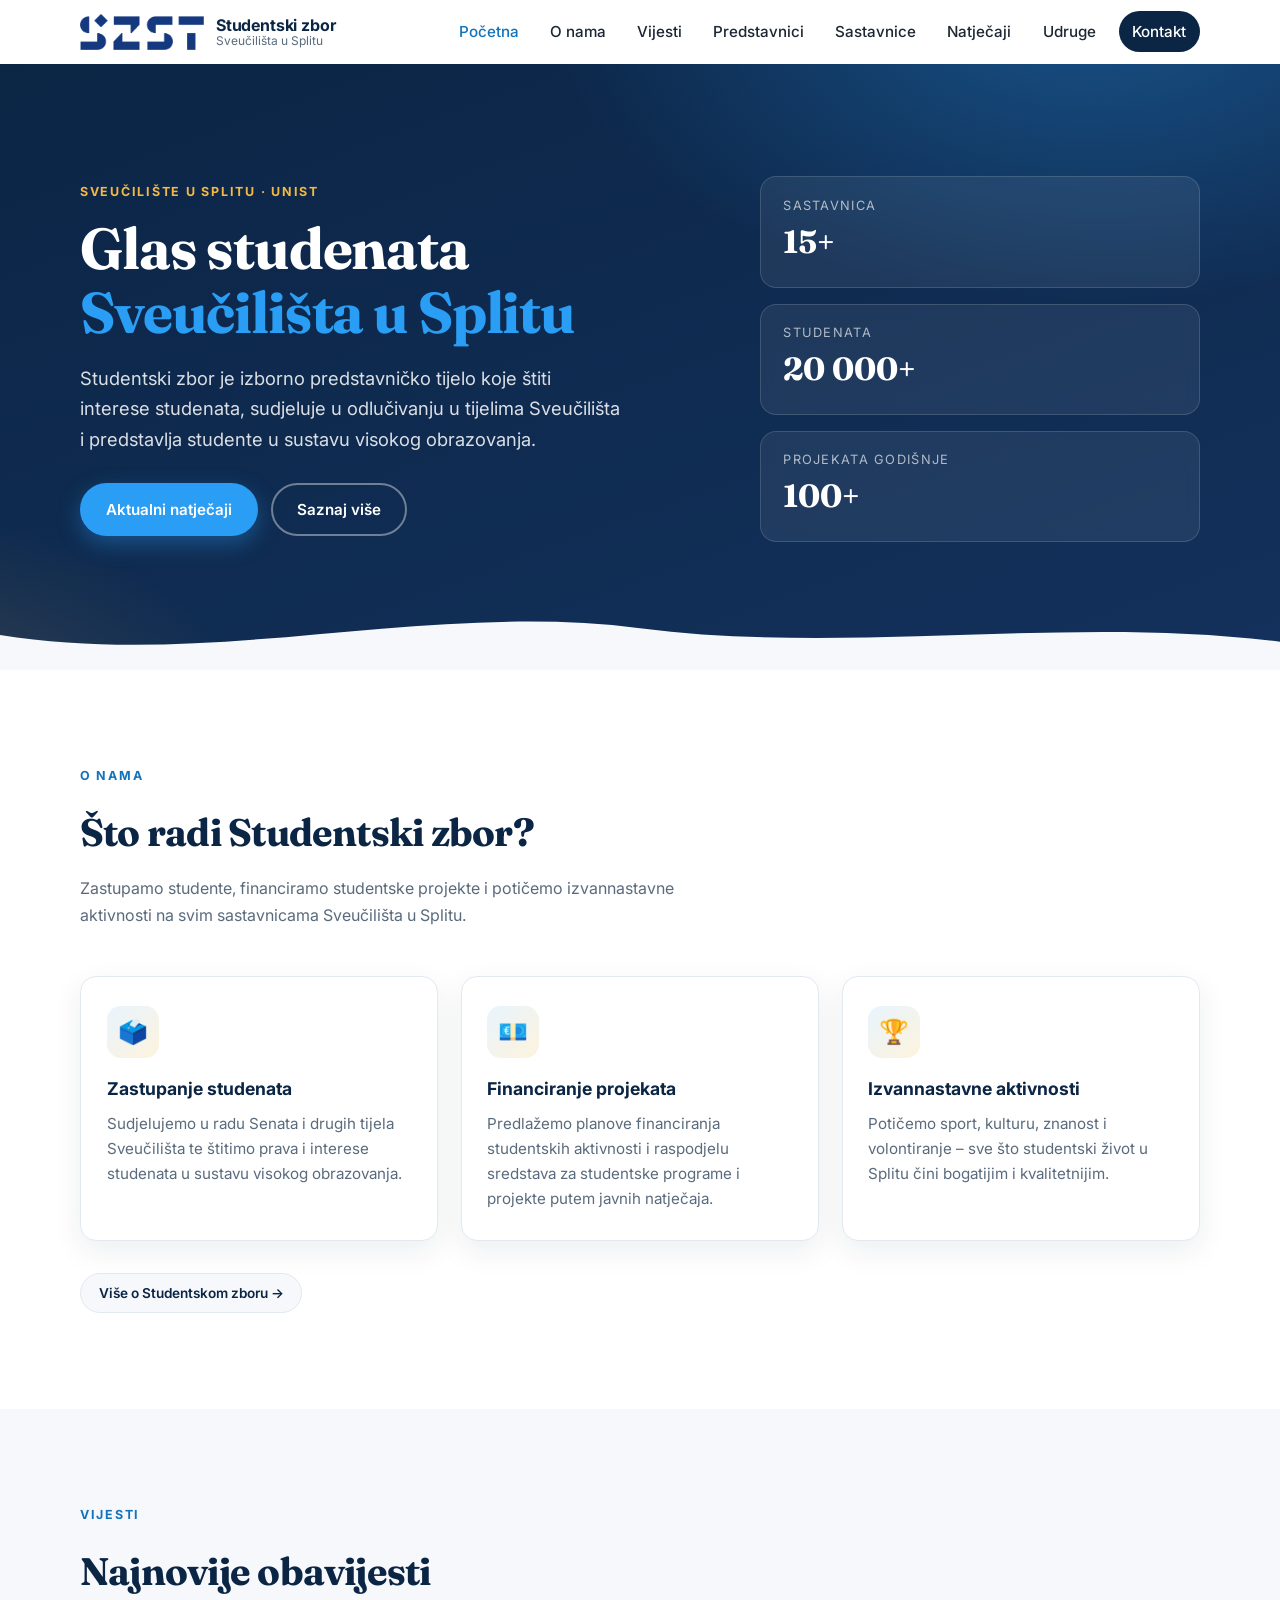
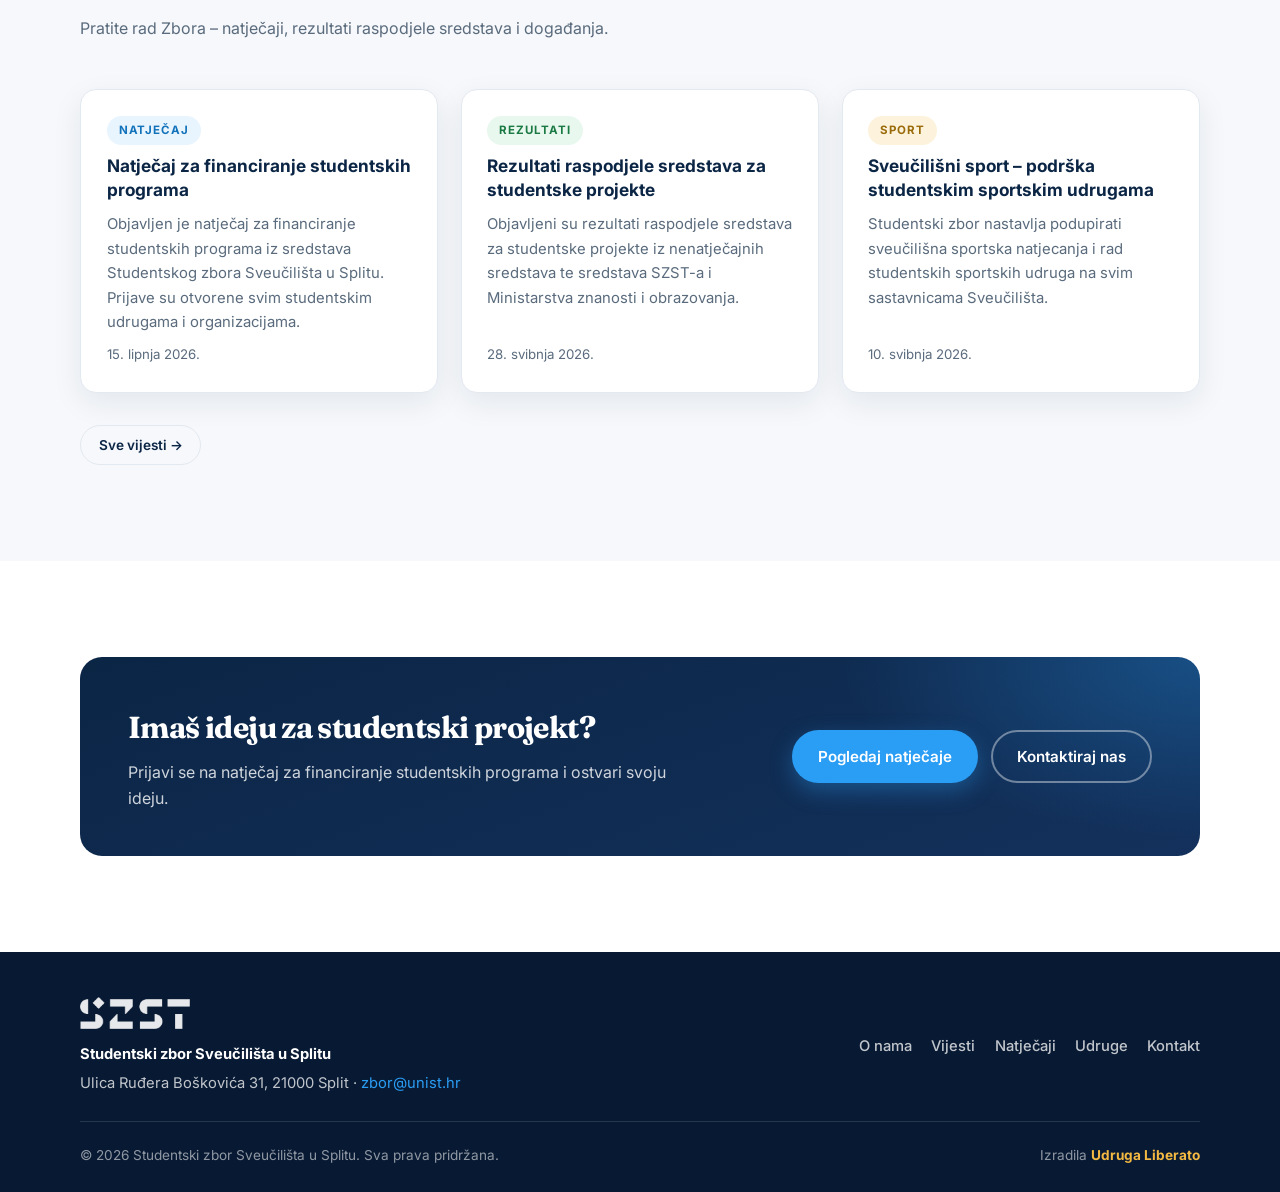
<file: index.html>
<!DOCTYPE html>
<html lang="hr">
<head>
  <meta charset="UTF-8">
  <meta name="viewport" content="width=device-width, initial-scale=1.0">

  <title>Studentski zbor Sveučilišta u Splitu | SZST – Glas studenata</title>
  <meta name="description" content="Studentski zbor Sveučilišta u Splitu (SZST) – izborno predstavničko tijelo studenata. Vijesti, natječaji za financiranje studentskih projekata, studentski predstavnici i sastavnice.">
  <meta name="author" content="Studentski zbor Sveučilišta u Splitu">
  <meta name="robots" content="index, follow, max-image-preview:large">
  <link rel="canonical" href="https://www.szst.unist.hr/">
  <meta name="theme-color" content="#14397f">

  <meta property="og:type" content="website">
  <meta property="og:site_name" content="Studentski zbor Sveučilišta u Splitu">
  <meta property="og:title" content="Studentski zbor Sveučilišta u Splitu | SZST – Glas studenata">
  <meta property="og:description" content="Studentski zbor Sveučilišta u Splitu (SZST) – izborno predstavničko tijelo studenata. Vijesti, natječaji za financiranje studentskih projekata, studentski predstavnici i sastavnice.">
  <meta property="og:url" content="https://www.szst.unist.hr/">
  <meta property="og:image" content="https://www.szst.unist.hr/img/og-image.png">
  <meta property="og:image:width" content="1200">
  <meta property="og:image:height" content="630">
  <meta property="og:locale" content="hr_HR">

  <meta name="twitter:card" content="summary_large_image">
  <meta name="twitter:title" content="Studentski zbor Sveučilišta u Splitu | SZST – Glas studenata">
  <meta name="twitter:description" content="Studentski zbor Sveučilišta u Splitu (SZST) – izborno predstavničko tijelo studenata. Vijesti, natječaji za financiranje studentskih projekata, studentski predstavnici i sastavnice.">
  <meta name="twitter:image" content="https://www.szst.unist.hr/img/og-image.png">

  <link rel="icon" type="image/png" href="img/favicon.png">
  <link rel="apple-touch-icon" href="img/apple-touch-icon.png">

  <link rel="preconnect" href="https://fonts.googleapis.com">
  <link rel="preconnect" href="https://fonts.gstatic.com" crossorigin>
  <link href="https://fonts.googleapis.com/css2?family=Inter:wght@400;500;600;700;800&family=Fraunces:opsz,wght@9..144,600;9..144,700&display=swap" rel="stylesheet">

  <link rel="stylesheet" href="css/style.css">

  <script type="application/ld+json">
  {
    "@context": "https://schema.org",
    "@type": "Organization",
    "name": "Studentski zbor Sveučilišta u Splitu",
    "alternateName": "SZST",
    "url": "https://www.szst.unist.hr/",
    "logo": "https://www.szst.unist.hr/img/logo.png",
    "email": "zbor@unist.hr",
    "address": {
      "@type": "PostalAddress",
      "streetAddress": "Ulica Ruđera Boškovića 31",
      "postalCode": "21000",
      "addressLocality": "Split",
      "addressCountry": "HR"
    },
    "parentOrganization": {
      "@type": "CollegeOrUniversity",
      "name": "Sveučilište u Splitu",
      "url": "https://www.unist.hr/"
    },
    "sameAs": ["https://www.facebook.com/szst.unist.hr/"]
  }
  </script>
</head>
<body>

  <a class="skip-link" href="#main">Preskoči na sadržaj</a>

  <header class="site-header" id="top">
    <nav class="nav container" aria-label="Glavna navigacija">
      <a class="brand" href="./">
        <img class="brand-logo" src="img/logo.png" alt="SZST logotip" width="124" height="36">
        <span class="brand-text">
          <strong>Studentski zbor</strong>
          <small>Sveučilišta u Splitu</small>
        </span>
      </a>

      <button class="nav-toggle" aria-expanded="false" aria-controls="nav-menu" aria-label="Otvori izbornik">
        <span></span><span></span><span></span>
      </button>

      <ul class="nav-menu" id="nav-menu">
        <li><a href="./" class="active">Početna</a></li>
        <li><a href="o-nama/">O nama</a></li>
        <li><a href="vijesti/">Vijesti</a></li>
        <li><a href="studentski-predstavnici/">Predstavnici</a></li>
        <li><a href="sastavnice/">Sastavnice</a></li>
        <li><a href="natjecaji/">Natječaji</a></li>
        <li><a href="udruge/">Udruge</a></li>
        <li><a href="kontakt/" class="nav-cta">Kontakt</a></li>
      </ul>
    </nav>
  </header>

  <main id="main">

    <section class="hero">
      <div class="container hero-inner">
        <div class="hero-copy reveal">
          <p class="eyebrow">Sveučilište u Splitu · UNIST</p>
          <h1>Glas studenata <span class="accent">Sveučilišta u Splitu</span></h1>
          <p class="lead">
            Studentski zbor je izborno predstavničko tijelo koje štiti interese studenata,
            sudjeluje u odlučivanju u tijelima Sveučilišta i predstavlja studente u sustavu
            visokog obrazovanja.
          </p>
          <div class="hero-actions">
            <a class="btn btn-primary" href="natjecaji/">Aktualni natječaji</a>
            <a class="btn btn-ghost" href="o-nama/">Saznaj više</a>
          </div>
        </div>

        <dl class="hero-stats reveal" aria-label="Brojke Studentskog zbora">
          <div class="stat">
            <dt>Sastavnica</dt>
            <dd>15+</dd>
          </div>
          <div class="stat">
            <dt>Studenata</dt>
            <dd>20&nbsp;000+</dd>
          </div>
          <div class="stat">
            <dt>Projekata godišnje</dt>
            <dd>100+</dd>
          </div>
        </dl>
      </div>
      <div class="hero-wave" aria-hidden="true">
        <svg viewBox="0 0 1440 90" preserveAspectRatio="none">
          <path d="M0,48 C240,88 480,8 720,40 C960,72 1200,24 1440,56 L1440,90 L0,90 Z" fill="#f6f8fb"/>
        </svg>
      </div>
    </section>

    <section class="section">
      <div class="container">
        <header class="section-head reveal">
          <p class="eyebrow">O nama</p>
          <h2>Što radi Studentski zbor?</h2>
          <p class="section-sub">
            Zastupamo studente, financiramo studentske projekte i potičemo izvannastavne
            aktivnosti na svim sastavnicama Sveučilišta u Splitu.
          </p>
        </header>

        <div class="grid grid-3">
          <article class="card reveal">
            <div class="card-icon" aria-hidden="true">🗳️</div>
            <h3>Zastupanje studenata</h3>
            <p>
              Sudjelujemo u radu Senata i drugih tijela Sveučilišta te štitimo prava i
              interese studenata u sustavu visokog obrazovanja.
            </p>
          </article>
          <article class="card reveal">
            <div class="card-icon" aria-hidden="true">💶</div>
            <h3>Financiranje projekata</h3>
            <p>
              Predlažemo planove financiranja studentskih aktivnosti i raspodjelu sredstava
              za studentske programe i projekte putem javnih natječaja.
            </p>
          </article>
          <article class="card reveal">
            <div class="card-icon" aria-hidden="true">🏆</div>
            <h3>Izvannastavne aktivnosti</h3>
            <p>
              Potičemo sport, kulturu, znanost i volontiranje – sve što studentski život u
              Splitu čini bogatijim i kvalitetnijim.
            </p>
          </article>
        </div>

        <p class="section-more reveal"><a class="btn btn-small" href="o-nama/">Više o Studentskom zboru →</a></p>
      </div>
    </section>

    <section class="section section-alt">
      <div class="container">
        <header class="section-head reveal">
          <p class="eyebrow">Vijesti</p>
          <h2>Najnovije obavijesti</h2>
          <p class="section-sub">Pratite rad Zbora – natječaji, rezultati raspodjele sredstava i događanja.</p>
        </header>

        <div class="grid grid-3">
          <article class="news-card reveal" data-category="natjecaj">
            <div class="news-tag tag-natjecaj">Natječaj</div>
            <h3><a href="vijesti/natjecaj-za-financiranje-studentskih-programa/">Natječaj za financiranje studentskih programa</a></h3>
            <p>Objavljen je natječaj za financiranje studentskih programa iz sredstava Studentskog zbora Sveučilišta u Splitu. Prijave su otvorene svim studentskim udrugama i organizacijama.</p>
            <footer class="news-meta">
              <time datetime="2026-06-15">15. lipnja 2026.</time>
            </footer>
          </article>
          <article class="news-card reveal" data-category="rezultati">
            <div class="news-tag tag-rezultati">Rezultati</div>
            <h3><a href="vijesti/rezultati-raspodjele-sredstava-za-studentske-projekte/">Rezultati raspodjele sredstava za studentske projekte</a></h3>
            <p>Objavljeni su rezultati raspodjele sredstava za studentske projekte iz nenatječajnih sredstava te sredstava SZST-a i Ministarstva znanosti i obrazovanja.</p>
            <footer class="news-meta">
              <time datetime="2026-05-28">28. svibnja 2026.</time>
            </footer>
          </article>
          <article class="news-card reveal" data-category="sport">
            <div class="news-tag tag-sport">Sport</div>
            <h3><a href="vijesti/sveucilisni-sport-podrska-sportskim-udrugama/">Sveučilišni sport – podrška studentskim sportskim udrugama</a></h3>
            <p>Studentski zbor nastavlja podupirati sveučilišna sportska natjecanja i rad studentskih sportskih udruga na svim sastavnicama Sveučilišta.</p>
            <footer class="news-meta">
              <time datetime="2026-05-10">10. svibnja 2026.</time>
            </footer>
          </article>
        </div>

        <p class="section-more reveal"><a class="btn btn-small" href="vijesti/">Sve vijesti →</a></p>
      </div>
    </section>

    <section class="section">
      <div class="container cta-banner reveal">
        <div>
          <h2>Imaš ideju za studentski projekt?</h2>
          <p>Prijavi se na natječaj za financiranje studentskih programa i ostvari svoju ideju.</p>
        </div>
        <div class="cta-actions">
          <a class="btn btn-primary" href="natjecaji/">Pogledaj natječaje</a>
          <a class="btn btn-outline" href="kontakt/">Kontaktiraj nas</a>
        </div>
      </div>
    </section>

  </main>

  <footer class="site-footer">
    <div class="container footer-grid">
      <div class="footer-brand">
        <img class="footer-logo" src="img/logo-white.png" alt="" width="110" height="32" loading="lazy">
        <strong>Studentski zbor Sveučilišta u Splitu</strong>
        <p>Ulica Ruđera Boškovića 31, 21000 Split · <a href="mailto:zbor@unist.hr">zbor@unist.hr</a></p>
      </div>
      <nav class="footer-nav" aria-label="Navigacija podnožja">
        <a href="o-nama/">O nama</a>
        <a href="vijesti/">Vijesti</a>
        <a href="natjecaji/">Natječaji</a>
        <a href="udruge/">Udruge</a>
        <a href="kontakt/">Kontakt</a>
      </nav>
    </div>
    <div class="container footer-bottom">
      <p>© <span id="year">2026</span> Studentski zbor Sveučilišta u Splitu. Sva prava pridržana.</p>
      <p class="credit">Izradila <a href="https://udruga-liberato.hr/" target="_blank" rel="noopener">Udruga Liberato</a></p>
    </div>
  </footer>

  <script src="js/main.js" defer></script>
</body>
</html>
</file>
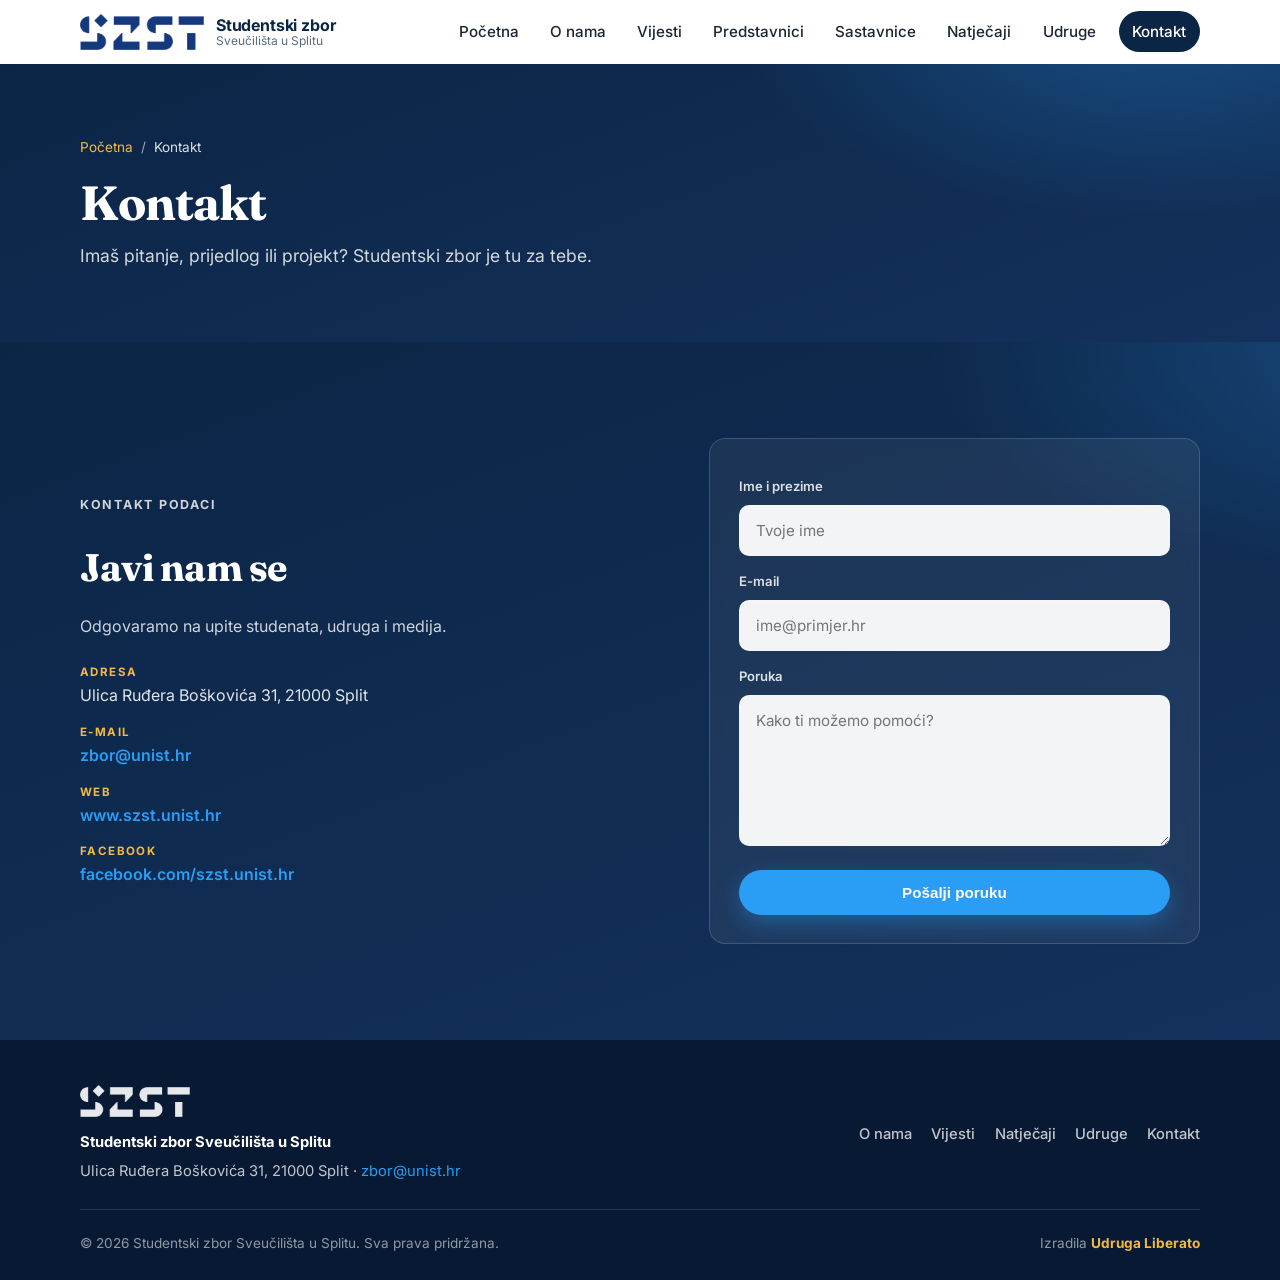
<file: kontakt/index.html>
<!DOCTYPE html>
<html lang="hr">
<head>
  <meta charset="UTF-8">
  <meta name="viewport" content="width=device-width, initial-scale=1.0">

  <title>Kontakt | Studentski zbor Sveučilišta u Splitu</title>
  <meta name="description" content="Kontaktirajte Studentski zbor Sveučilišta u Splitu – Ulica Ruđera Boškovića 31, 21000 Split, e-mail zbor@unist.hr.">
  <meta name="author" content="Studentski zbor Sveučilišta u Splitu">
  <meta name="robots" content="index, follow, max-image-preview:large">
  <link rel="canonical" href="https://www.szst.unist.hr/kontakt/">
  <meta name="theme-color" content="#14397f">

  <meta property="og:type" content="website">
  <meta property="og:site_name" content="Studentski zbor Sveučilišta u Splitu">
  <meta property="og:title" content="Kontakt | Studentski zbor Sveučilišta u Splitu">
  <meta property="og:description" content="Kontaktirajte Studentski zbor Sveučilišta u Splitu – Ulica Ruđera Boškovića 31, 21000 Split, e-mail zbor@unist.hr.">
  <meta property="og:url" content="https://www.szst.unist.hr/kontakt/">
  <meta property="og:image" content="https://www.szst.unist.hr/img/og-image.png">
  <meta property="og:image:width" content="1200">
  <meta property="og:image:height" content="630">
  <meta property="og:locale" content="hr_HR">

  <meta name="twitter:card" content="summary_large_image">
  <meta name="twitter:title" content="Kontakt | Studentski zbor Sveučilišta u Splitu">
  <meta name="twitter:description" content="Kontaktirajte Studentski zbor Sveučilišta u Splitu – Ulica Ruđera Boškovića 31, 21000 Split, e-mail zbor@unist.hr.">
  <meta name="twitter:image" content="https://www.szst.unist.hr/img/og-image.png">

  <link rel="icon" type="image/png" href="../img/favicon.png">
  <link rel="apple-touch-icon" href="../img/apple-touch-icon.png">

  <link rel="preconnect" href="https://fonts.googleapis.com">
  <link rel="preconnect" href="https://fonts.gstatic.com" crossorigin>
  <link href="https://fonts.googleapis.com/css2?family=Inter:wght@400;500;600;700;800&family=Fraunces:opsz,wght@9..144,600;9..144,700&display=swap" rel="stylesheet">

  <link rel="stylesheet" href="../css/style.css">
</head>
<body>

  <a class="skip-link" href="#main">Preskoči na sadržaj</a>

  <header class="site-header" id="top">
    <nav class="nav container" aria-label="Glavna navigacija">
      <a class="brand" href="../">
        <img class="brand-logo" src="../img/logo.png" alt="SZST logotip" width="124" height="36">
        <span class="brand-text">
          <strong>Studentski zbor</strong>
          <small>Sveučilišta u Splitu</small>
        </span>
      </a>

      <button class="nav-toggle" aria-expanded="false" aria-controls="nav-menu" aria-label="Otvori izbornik">
        <span></span><span></span><span></span>
      </button>

      <ul class="nav-menu" id="nav-menu">
        <li><a href="../">Početna</a></li>
        <li><a href="../o-nama/">O nama</a></li>
        <li><a href="../vijesti/">Vijesti</a></li>
        <li><a href="../studentski-predstavnici/">Predstavnici</a></li>
        <li><a href="../sastavnice/">Sastavnice</a></li>
        <li><a href="../natjecaji/">Natječaji</a></li>
        <li><a href="../udruge/">Udruge</a></li>
        <li><a href="../kontakt/" class="nav-cta active">Kontakt</a></li>
      </ul>
    </nav>
  </header>

    <section class="page-hero">
      <div class="container">
        <nav class="breadcrumbs" aria-label="Putanja">
          <a href="../">Početna</a> <span aria-hidden="true">/</span> <span>Kontakt</span>
        </nav>
        <h1 class="reveal">Kontakt</h1>
        <p class="lead reveal">Imaš pitanje, prijedlog ili projekt? Studentski zbor je tu za tebe.</p>
      </div>
    </section>

    <main id="main">

    <section class="section section-dark section-contact">
      <div class="container split">
        <div class="split-copy reveal">
          <p class="eyebrow eyebrow-light">Kontakt podaci</p>
          <h2>Javi nam se</h2>
          <p>Odgovaramo na upite studenata, udruga i medija.</p>

          <address class="contact-list">
            <p>
              <span class="contact-label">Adresa</span>
              Ulica Ruđera Boškovića 31, 21000 Split
            </p>
            <p>
              <span class="contact-label">E-mail</span>
              <a href="mailto:zbor@unist.hr">zbor@unist.hr</a>
            </p>
            <p>
              <span class="contact-label">Web</span>
              <a href="https://www.szst.unist.hr/" rel="noopener">www.szst.unist.hr</a>
            </p>
            <p>
              <span class="contact-label">Facebook</span>
              <a href="https://www.facebook.com/szst.unist.hr/" rel="noopener" target="_blank">facebook.com/szst.unist.hr</a>
            </p>
          </address>
        </div>

        <form class="contact-form reveal" action="mailto:zbor@unist.hr" method="post" enctype="text/plain">
          <label for="ime">Ime i prezime</label>
          <input id="ime" name="ime" type="text" placeholder="Tvoje ime" required autocomplete="name">

          <label for="email">E-mail</label>
          <input id="email" name="email" type="email" placeholder="ime@primjer.hr" required autocomplete="email">

          <label for="poruka">Poruka</label>
          <textarea id="poruka" name="poruka" rows="5" placeholder="Kako ti možemo pomoći?" required></textarea>

          <button class="btn btn-primary btn-block" type="submit">Pošalji poruku</button>
        </form>
      </div>
    </section>

    </main>

  <footer class="site-footer">
    <div class="container footer-grid">
      <div class="footer-brand">
        <img class="footer-logo" src="../img/logo-white.png" alt="" width="110" height="32" loading="lazy">
        <strong>Studentski zbor Sveučilišta u Splitu</strong>
        <p>Ulica Ruđera Boškovića 31, 21000 Split · <a href="mailto:zbor@unist.hr">zbor@unist.hr</a></p>
      </div>
      <nav class="footer-nav" aria-label="Navigacija podnožja">
        <a href="../o-nama/">O nama</a>
        <a href="../vijesti/">Vijesti</a>
        <a href="../natjecaji/">Natječaji</a>
        <a href="../udruge/">Udruge</a>
        <a href="../kontakt/">Kontakt</a>
      </nav>
    </div>
    <div class="container footer-bottom">
      <p>© <span id="year">2026</span> Studentski zbor Sveučilišta u Splitu. Sva prava pridržana.</p>
      <p class="credit">Izradila <a href="https://udruga-liberato.hr/" target="_blank" rel="noopener">Udruga Liberato</a></p>
    </div>
  </footer>

  <script src="../js/main.js" defer></script>
</body>
</html>
</file>
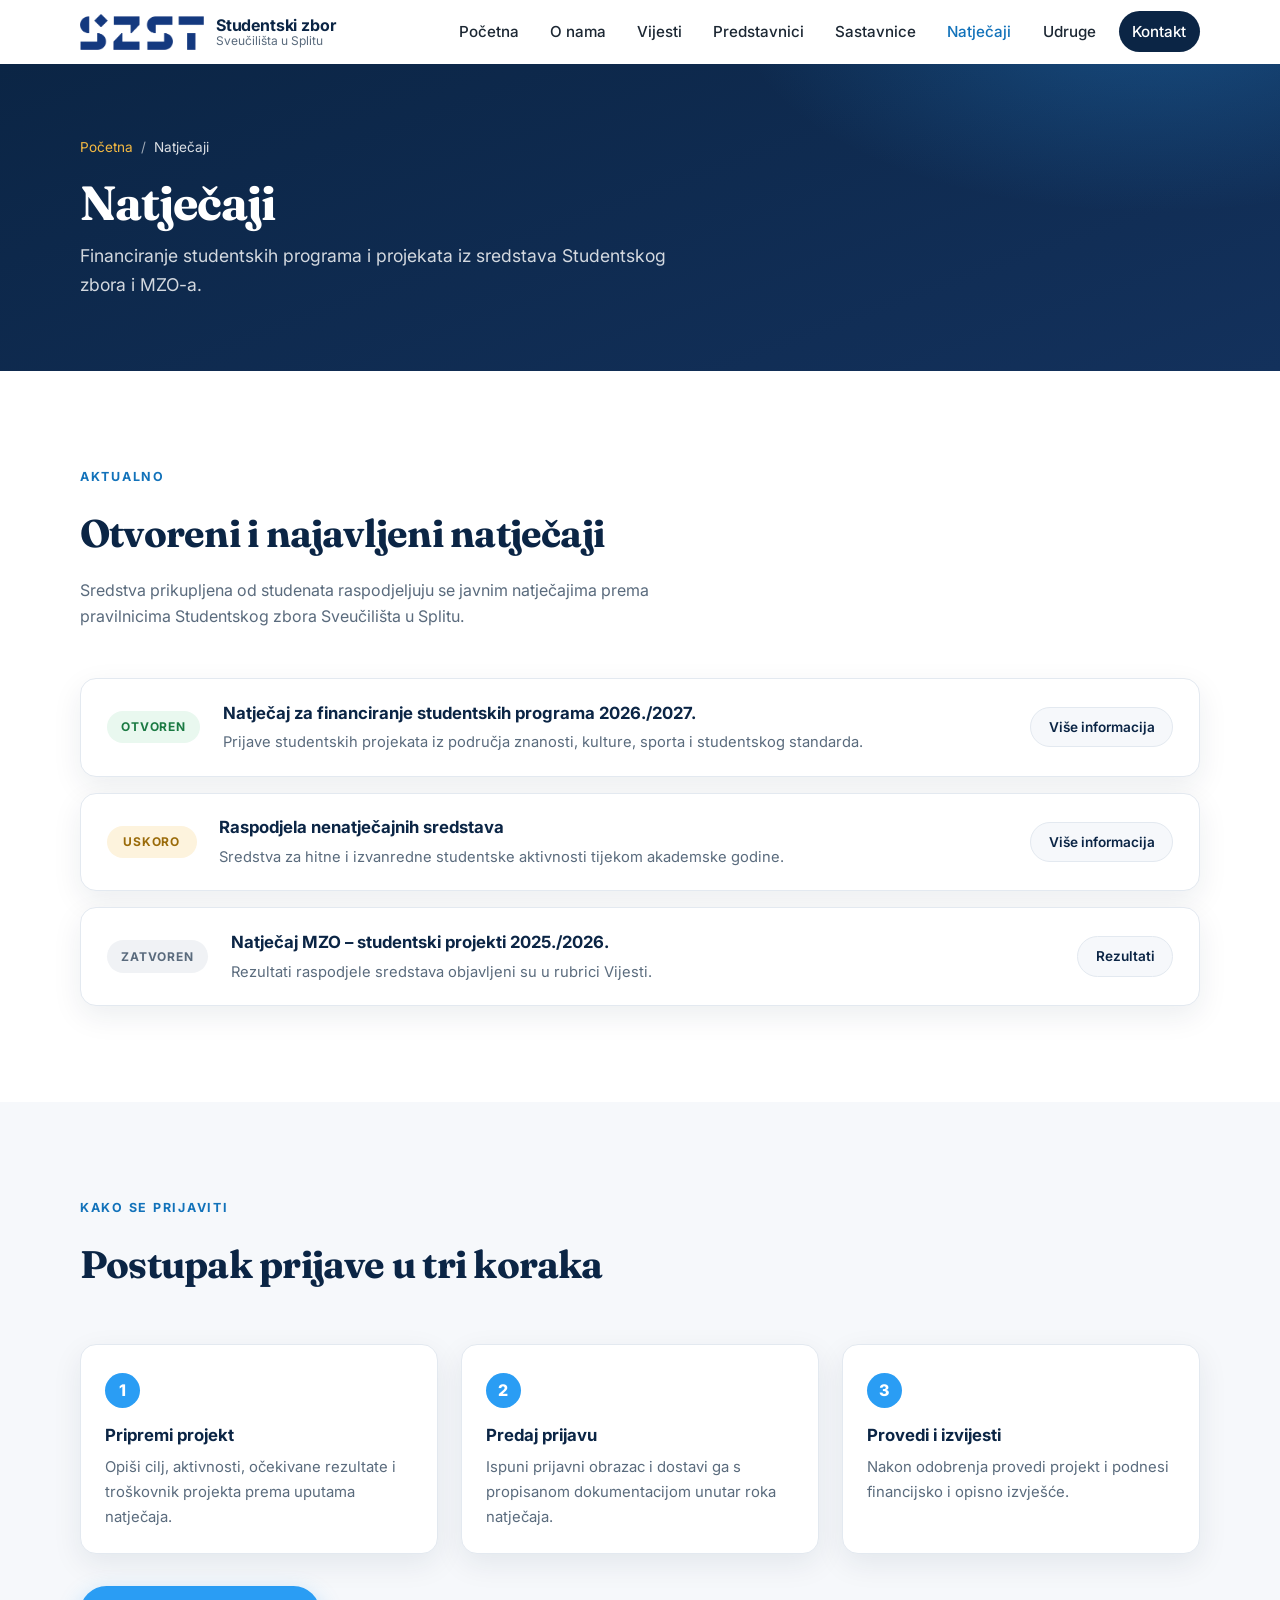
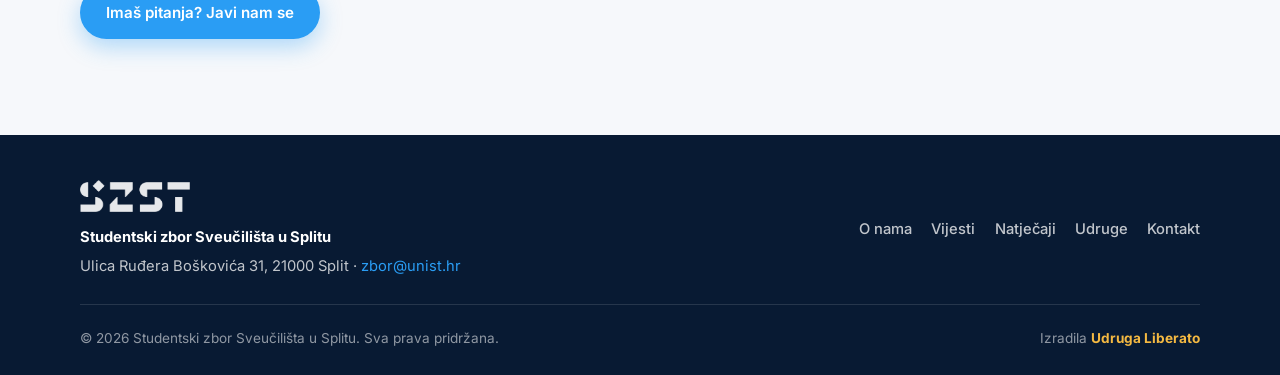
<file: natjecaji/index.html>
<!DOCTYPE html>
<html lang="hr">
<head>
  <meta charset="UTF-8">
  <meta name="viewport" content="width=device-width, initial-scale=1.0">

  <title>Natječaji | Studentski zbor Sveučilišta u Splitu</title>
  <meta name="description" content="Natječaji za financiranje studentskih programa i projekata iz sredstava Studentskog zbora Sveučilišta u Splitu i Ministarstva znanosti i obrazovanja.">
  <meta name="author" content="Studentski zbor Sveučilišta u Splitu">
  <meta name="robots" content="index, follow, max-image-preview:large">
  <link rel="canonical" href="https://www.szst.unist.hr/natjecaji/">
  <meta name="theme-color" content="#14397f">

  <meta property="og:type" content="website">
  <meta property="og:site_name" content="Studentski zbor Sveučilišta u Splitu">
  <meta property="og:title" content="Natječaji | Studentski zbor Sveučilišta u Splitu">
  <meta property="og:description" content="Natječaji za financiranje studentskih programa i projekata iz sredstava Studentskog zbora Sveučilišta u Splitu i Ministarstva znanosti i obrazovanja.">
  <meta property="og:url" content="https://www.szst.unist.hr/natjecaji/">
  <meta property="og:image" content="https://www.szst.unist.hr/img/og-image.png">
  <meta property="og:image:width" content="1200">
  <meta property="og:image:height" content="630">
  <meta property="og:locale" content="hr_HR">

  <meta name="twitter:card" content="summary_large_image">
  <meta name="twitter:title" content="Natječaji | Studentski zbor Sveučilišta u Splitu">
  <meta name="twitter:description" content="Natječaji za financiranje studentskih programa i projekata iz sredstava Studentskog zbora Sveučilišta u Splitu i Ministarstva znanosti i obrazovanja.">
  <meta name="twitter:image" content="https://www.szst.unist.hr/img/og-image.png">

  <link rel="icon" type="image/png" href="../img/favicon.png">
  <link rel="apple-touch-icon" href="../img/apple-touch-icon.png">

  <link rel="preconnect" href="https://fonts.googleapis.com">
  <link rel="preconnect" href="https://fonts.gstatic.com" crossorigin>
  <link href="https://fonts.googleapis.com/css2?family=Inter:wght@400;500;600;700;800&family=Fraunces:opsz,wght@9..144,600;9..144,700&display=swap" rel="stylesheet">

  <link rel="stylesheet" href="../css/style.css">
</head>
<body>

  <a class="skip-link" href="#main">Preskoči na sadržaj</a>

  <header class="site-header" id="top">
    <nav class="nav container" aria-label="Glavna navigacija">
      <a class="brand" href="../">
        <img class="brand-logo" src="../img/logo.png" alt="SZST logotip" width="124" height="36">
        <span class="brand-text">
          <strong>Studentski zbor</strong>
          <small>Sveučilišta u Splitu</small>
        </span>
      </a>

      <button class="nav-toggle" aria-expanded="false" aria-controls="nav-menu" aria-label="Otvori izbornik">
        <span></span><span></span><span></span>
      </button>

      <ul class="nav-menu" id="nav-menu">
        <li><a href="../">Početna</a></li>
        <li><a href="../o-nama/">O nama</a></li>
        <li><a href="../vijesti/">Vijesti</a></li>
        <li><a href="../studentski-predstavnici/">Predstavnici</a></li>
        <li><a href="../sastavnice/">Sastavnice</a></li>
        <li><a href="../natjecaji/" class="active">Natječaji</a></li>
        <li><a href="../udruge/">Udruge</a></li>
        <li><a href="../kontakt/" class="nav-cta">Kontakt</a></li>
      </ul>
    </nav>
  </header>

    <section class="page-hero">
      <div class="container">
        <nav class="breadcrumbs" aria-label="Putanja">
          <a href="../">Početna</a> <span aria-hidden="true">/</span> <span>Natječaji</span>
        </nav>
        <h1 class="reveal">Natječaji</h1>
        <p class="lead reveal">Financiranje studentskih programa i projekata iz sredstava Studentskog zbora i MZO-a.</p>
      </div>
    </section>

    <main id="main">

    <section class="section">
      <div class="container">
        <header class="section-head reveal">
          <p class="eyebrow">Aktualno</p>
          <h2>Otvoreni i najavljeni natječaji</h2>
          <p class="section-sub">
            Sredstva prikupljena od studenata raspodjeljuju se javnim natječajima prema
            pravilnicima Studentskog zbora Sveučilišta u Splitu.
          </p>
        </header>

        <div class="tenders reveal">
          <article class="tender">
            <div class="tender-status status-open">Otvoren</div>
            <div class="tender-body">
              <h3>Natječaj za financiranje studentskih programa 2026./2027.</h3>
              <p>Prijave studentskih projekata iz područja znanosti, kulture, sporta i studentskog standarda.</p>
            </div>
            <a class="btn btn-small" href="../vijesti/natjecaj-za-financiranje-studentskih-programa/">Više informacija</a>
          </article>

          <article class="tender">
            <div class="tender-status status-soon">Uskoro</div>
            <div class="tender-body">
              <h3>Raspodjela nenatječajnih sredstava</h3>
              <p>Sredstva za hitne i izvanredne studentske aktivnosti tijekom akademske godine.</p>
            </div>
            <a class="btn btn-small" href="../kontakt/">Više informacija</a>
          </article>

          <article class="tender">
            <div class="tender-status status-closed">Zatvoren</div>
            <div class="tender-body">
              <h3>Natječaj MZO – studentski projekti 2025./2026.</h3>
              <p>Rezultati raspodjele sredstava objavljeni su u rubrici Vijesti.</p>
            </div>
            <a class="btn btn-small" href="../vijesti/rezultati-raspodjele-sredstava-za-studentske-projekte/">Rezultati</a>
          </article>
        </div>
      </div>
    </section>

    <section class="section section-alt">
      <div class="container">
        <header class="section-head reveal">
          <p class="eyebrow">Kako se prijaviti</p>
          <h2>Postupak prijave u tri koraka</h2>
        </header>
        <ol class="steps reveal">
          <li>
            <h3>Pripremi projekt</h3>
            <p>Opiši cilj, aktivnosti, očekivane rezultate i troškovnik projekta prema uputama natječaja.</p>
          </li>
          <li>
            <h3>Predaj prijavu</h3>
            <p>Ispuni prijavni obrazac i dostavi ga s propisanom dokumentacijom unutar roka natječaja.</p>
          </li>
          <li>
            <h3>Provedi i izvijesti</h3>
            <p>Nakon odobrenja provedi projekt i podnesi financijsko i opisno izvješće.</p>
          </li>
        </ol>
        <p class="section-more reveal">
          <a class="btn btn-primary" href="../kontakt/">Imaš pitanja? Javi nam se</a>
        </p>
      </div>
    </section>

    </main>

  <footer class="site-footer">
    <div class="container footer-grid">
      <div class="footer-brand">
        <img class="footer-logo" src="../img/logo-white.png" alt="" width="110" height="32" loading="lazy">
        <strong>Studentski zbor Sveučilišta u Splitu</strong>
        <p>Ulica Ruđera Boškovića 31, 21000 Split · <a href="mailto:zbor@unist.hr">zbor@unist.hr</a></p>
      </div>
      <nav class="footer-nav" aria-label="Navigacija podnožja">
        <a href="../o-nama/">O nama</a>
        <a href="../vijesti/">Vijesti</a>
        <a href="../natjecaji/">Natječaji</a>
        <a href="../udruge/">Udruge</a>
        <a href="../kontakt/">Kontakt</a>
      </nav>
    </div>
    <div class="container footer-bottom">
      <p>© <span id="year">2026</span> Studentski zbor Sveučilišta u Splitu. Sva prava pridržana.</p>
      <p class="credit">Izradila <a href="https://udruga-liberato.hr/" target="_blank" rel="noopener">Udruga Liberato</a></p>
    </div>
  </footer>

  <script src="../js/main.js" defer></script>
</body>
</html>
</file>
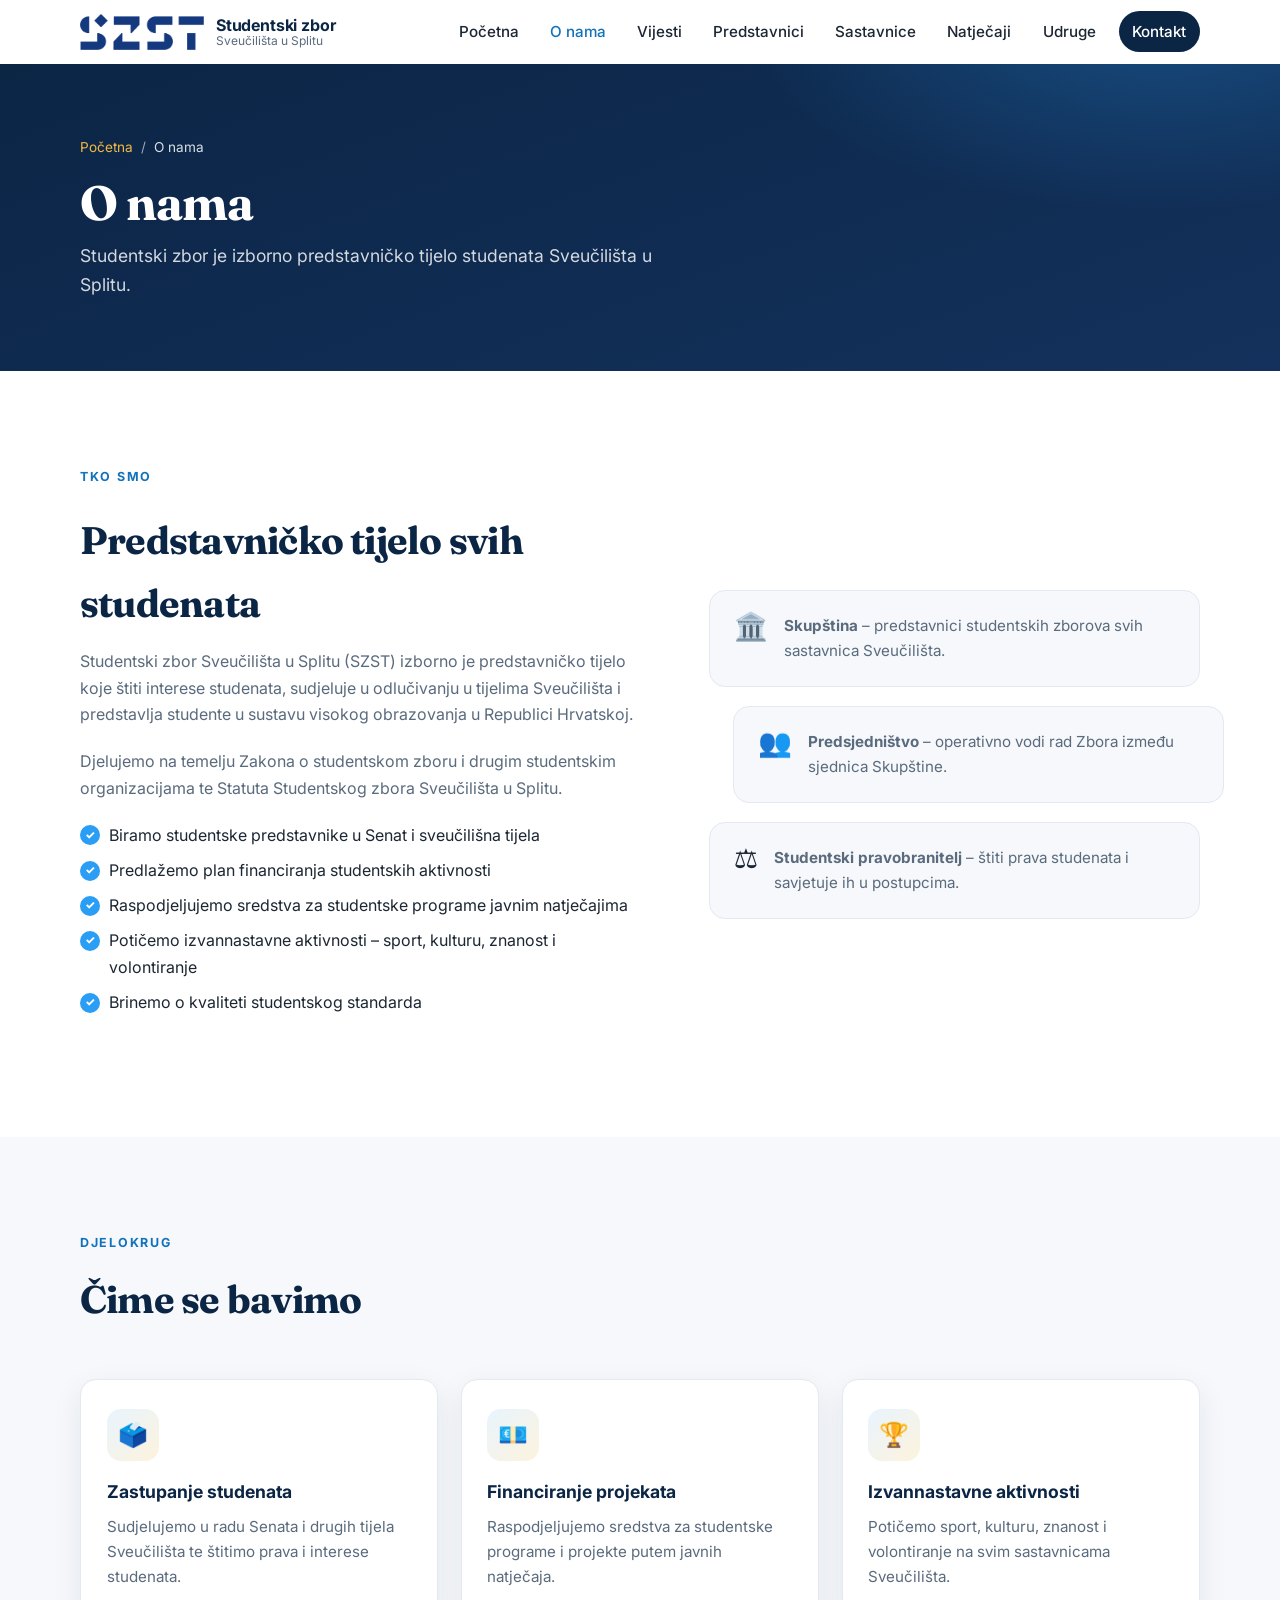
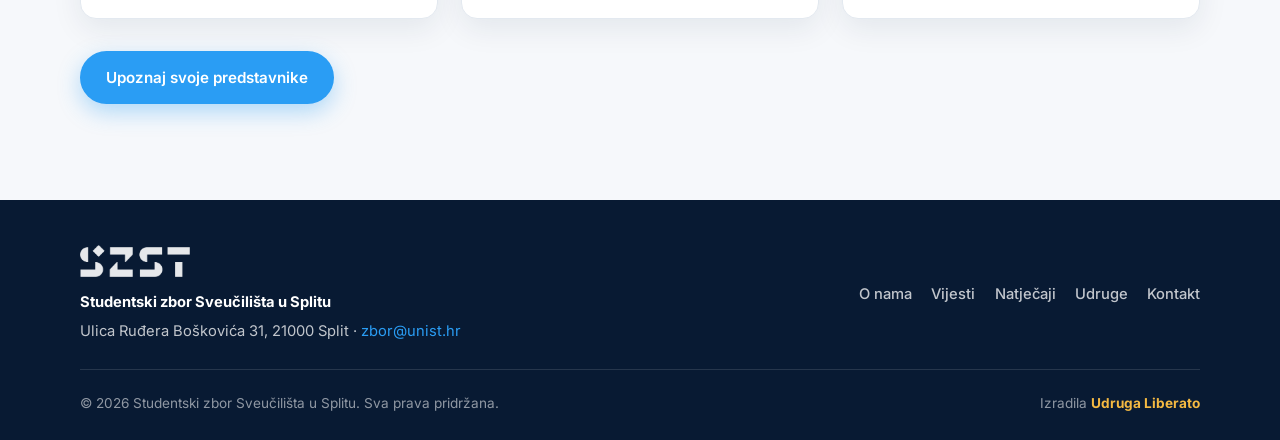
<file: o-nama/index.html>
<!DOCTYPE html>
<html lang="hr">
<head>
  <meta charset="UTF-8">
  <meta name="viewport" content="width=device-width, initial-scale=1.0">

  <title>O nama | Studentski zbor Sveučilišta u Splitu</title>
  <meta name="description" content="Studentski zbor Sveučilišta u Splitu izborno je predstavničko tijelo koje štiti interese studenata i predstavlja ih u sustavu visokog obrazovanja.">
  <meta name="author" content="Studentski zbor Sveučilišta u Splitu">
  <meta name="robots" content="index, follow, max-image-preview:large">
  <link rel="canonical" href="https://www.szst.unist.hr/o-nama/">
  <meta name="theme-color" content="#14397f">

  <meta property="og:type" content="website">
  <meta property="og:site_name" content="Studentski zbor Sveučilišta u Splitu">
  <meta property="og:title" content="O nama | Studentski zbor Sveučilišta u Splitu">
  <meta property="og:description" content="Studentski zbor Sveučilišta u Splitu izborno je predstavničko tijelo koje štiti interese studenata i predstavlja ih u sustavu visokog obrazovanja.">
  <meta property="og:url" content="https://www.szst.unist.hr/o-nama/">
  <meta property="og:image" content="https://www.szst.unist.hr/img/og-image.png">
  <meta property="og:image:width" content="1200">
  <meta property="og:image:height" content="630">
  <meta property="og:locale" content="hr_HR">

  <meta name="twitter:card" content="summary_large_image">
  <meta name="twitter:title" content="O nama | Studentski zbor Sveučilišta u Splitu">
  <meta name="twitter:description" content="Studentski zbor Sveučilišta u Splitu izborno je predstavničko tijelo koje štiti interese studenata i predstavlja ih u sustavu visokog obrazovanja.">
  <meta name="twitter:image" content="https://www.szst.unist.hr/img/og-image.png">

  <link rel="icon" type="image/png" href="../img/favicon.png">
  <link rel="apple-touch-icon" href="../img/apple-touch-icon.png">

  <link rel="preconnect" href="https://fonts.googleapis.com">
  <link rel="preconnect" href="https://fonts.gstatic.com" crossorigin>
  <link href="https://fonts.googleapis.com/css2?family=Inter:wght@400;500;600;700;800&family=Fraunces:opsz,wght@9..144,600;9..144,700&display=swap" rel="stylesheet">

  <link rel="stylesheet" href="../css/style.css">
</head>
<body>

  <a class="skip-link" href="#main">Preskoči na sadržaj</a>

  <header class="site-header" id="top">
    <nav class="nav container" aria-label="Glavna navigacija">
      <a class="brand" href="../">
        <img class="brand-logo" src="../img/logo.png" alt="SZST logotip" width="124" height="36">
        <span class="brand-text">
          <strong>Studentski zbor</strong>
          <small>Sveučilišta u Splitu</small>
        </span>
      </a>

      <button class="nav-toggle" aria-expanded="false" aria-controls="nav-menu" aria-label="Otvori izbornik">
        <span></span><span></span><span></span>
      </button>

      <ul class="nav-menu" id="nav-menu">
        <li><a href="../">Početna</a></li>
        <li><a href="../o-nama/" class="active">O nama</a></li>
        <li><a href="../vijesti/">Vijesti</a></li>
        <li><a href="../studentski-predstavnici/">Predstavnici</a></li>
        <li><a href="../sastavnice/">Sastavnice</a></li>
        <li><a href="../natjecaji/">Natječaji</a></li>
        <li><a href="../udruge/">Udruge</a></li>
        <li><a href="../kontakt/" class="nav-cta">Kontakt</a></li>
      </ul>
    </nav>
  </header>

    <section class="page-hero">
      <div class="container">
        <nav class="breadcrumbs" aria-label="Putanja">
          <a href="../">Početna</a> <span aria-hidden="true">/</span> <span>O nama</span>
        </nav>
        <h1 class="reveal">O nama</h1>
        <p class="lead reveal">Studentski zbor je izborno predstavničko tijelo studenata Sveučilišta u Splitu.</p>
      </div>
    </section>

    <main id="main">

    <section class="section">
      <div class="container split">
        <div class="split-copy reveal">
          <p class="eyebrow">Tko smo</p>
          <h2>Predstavničko tijelo svih studenata</h2>
          <p>
            Studentski zbor Sveučilišta u Splitu (SZST) izborno je predstavničko tijelo koje
            štiti interese studenata, sudjeluje u odlučivanju u tijelima Sveučilišta i
            predstavlja studente u sustavu visokog obrazovanja u Republici Hrvatskoj.
          </p>
          <p>
            Djelujemo na temelju Zakona o studentskom zboru i drugim studentskim
            organizacijama te Statuta Studentskog zbora Sveučilišta u Splitu.
          </p>
          <ul class="checklist">
            <li>Biramo studentske predstavnike u Senat i sveučilišna tijela</li>
            <li>Predlažemo plan financiranja studentskih aktivnosti</li>
            <li>Raspodjeljujemo sredstva za studentske programe javnim natječajima</li>
            <li>Potičemo izvannastavne aktivnosti – sport, kulturu, znanost i volontiranje</li>
            <li>Brinemo o kvaliteti studentskog standarda</li>
          </ul>
        </div>
        <div class="split-panel reveal">
          <div class="panel-card">
            <span class="panel-emoji">🏛️</span>
            <p><strong>Skupština</strong> – predstavnici studentskih zborova svih sastavnica Sveučilišta.</p>
          </div>
          <div class="panel-card">
            <span class="panel-emoji">👥</span>
            <p><strong>Predsjedništvo</strong> – operativno vodi rad Zbora između sjednica Skupštine.</p>
          </div>
          <div class="panel-card">
            <span class="panel-emoji">⚖️</span>
            <p><strong>Studentski pravobranitelj</strong> – štiti prava studenata i savjetuje ih u postupcima.</p>
          </div>
        </div>
      </div>
    </section>

    <section class="section section-alt">
      <div class="container">
        <header class="section-head reveal">
          <p class="eyebrow">Djelokrug</p>
          <h2>Čime se bavimo</h2>
        </header>
        <div class="grid grid-3">
          <article class="card reveal">
            <div class="card-icon" aria-hidden="true">🗳️</div>
            <h3>Zastupanje studenata</h3>
            <p>Sudjelujemo u radu Senata i drugih tijela Sveučilišta te štitimo prava i interese studenata.</p>
          </article>
          <article class="card reveal">
            <div class="card-icon" aria-hidden="true">💶</div>
            <h3>Financiranje projekata</h3>
            <p>Raspodjeljujemo sredstva za studentske programe i projekte putem javnih natječaja.</p>
          </article>
          <article class="card reveal">
            <div class="card-icon" aria-hidden="true">🏆</div>
            <h3>Izvannastavne aktivnosti</h3>
            <p>Potičemo sport, kulturu, znanost i volontiranje na svim sastavnicama Sveučilišta.</p>
          </article>
        </div>
        <p class="section-more reveal">
          <a class="btn btn-primary" href="../studentski-predstavnici/">Upoznaj svoje predstavnike</a>
        </p>
      </div>
    </section>

    </main>

  <footer class="site-footer">
    <div class="container footer-grid">
      <div class="footer-brand">
        <img class="footer-logo" src="../img/logo-white.png" alt="" width="110" height="32" loading="lazy">
        <strong>Studentski zbor Sveučilišta u Splitu</strong>
        <p>Ulica Ruđera Boškovića 31, 21000 Split · <a href="mailto:zbor@unist.hr">zbor@unist.hr</a></p>
      </div>
      <nav class="footer-nav" aria-label="Navigacija podnožja">
        <a href="../o-nama/">O nama</a>
        <a href="../vijesti/">Vijesti</a>
        <a href="../natjecaji/">Natječaji</a>
        <a href="../udruge/">Udruge</a>
        <a href="../kontakt/">Kontakt</a>
      </nav>
    </div>
    <div class="container footer-bottom">
      <p>© <span id="year">2026</span> Studentski zbor Sveučilišta u Splitu. Sva prava pridržana.</p>
      <p class="credit">Izradila <a href="https://udruga-liberato.hr/" target="_blank" rel="noopener">Udruga Liberato</a></p>
    </div>
  </footer>

  <script src="../js/main.js" defer></script>
</body>
</html>
</file>
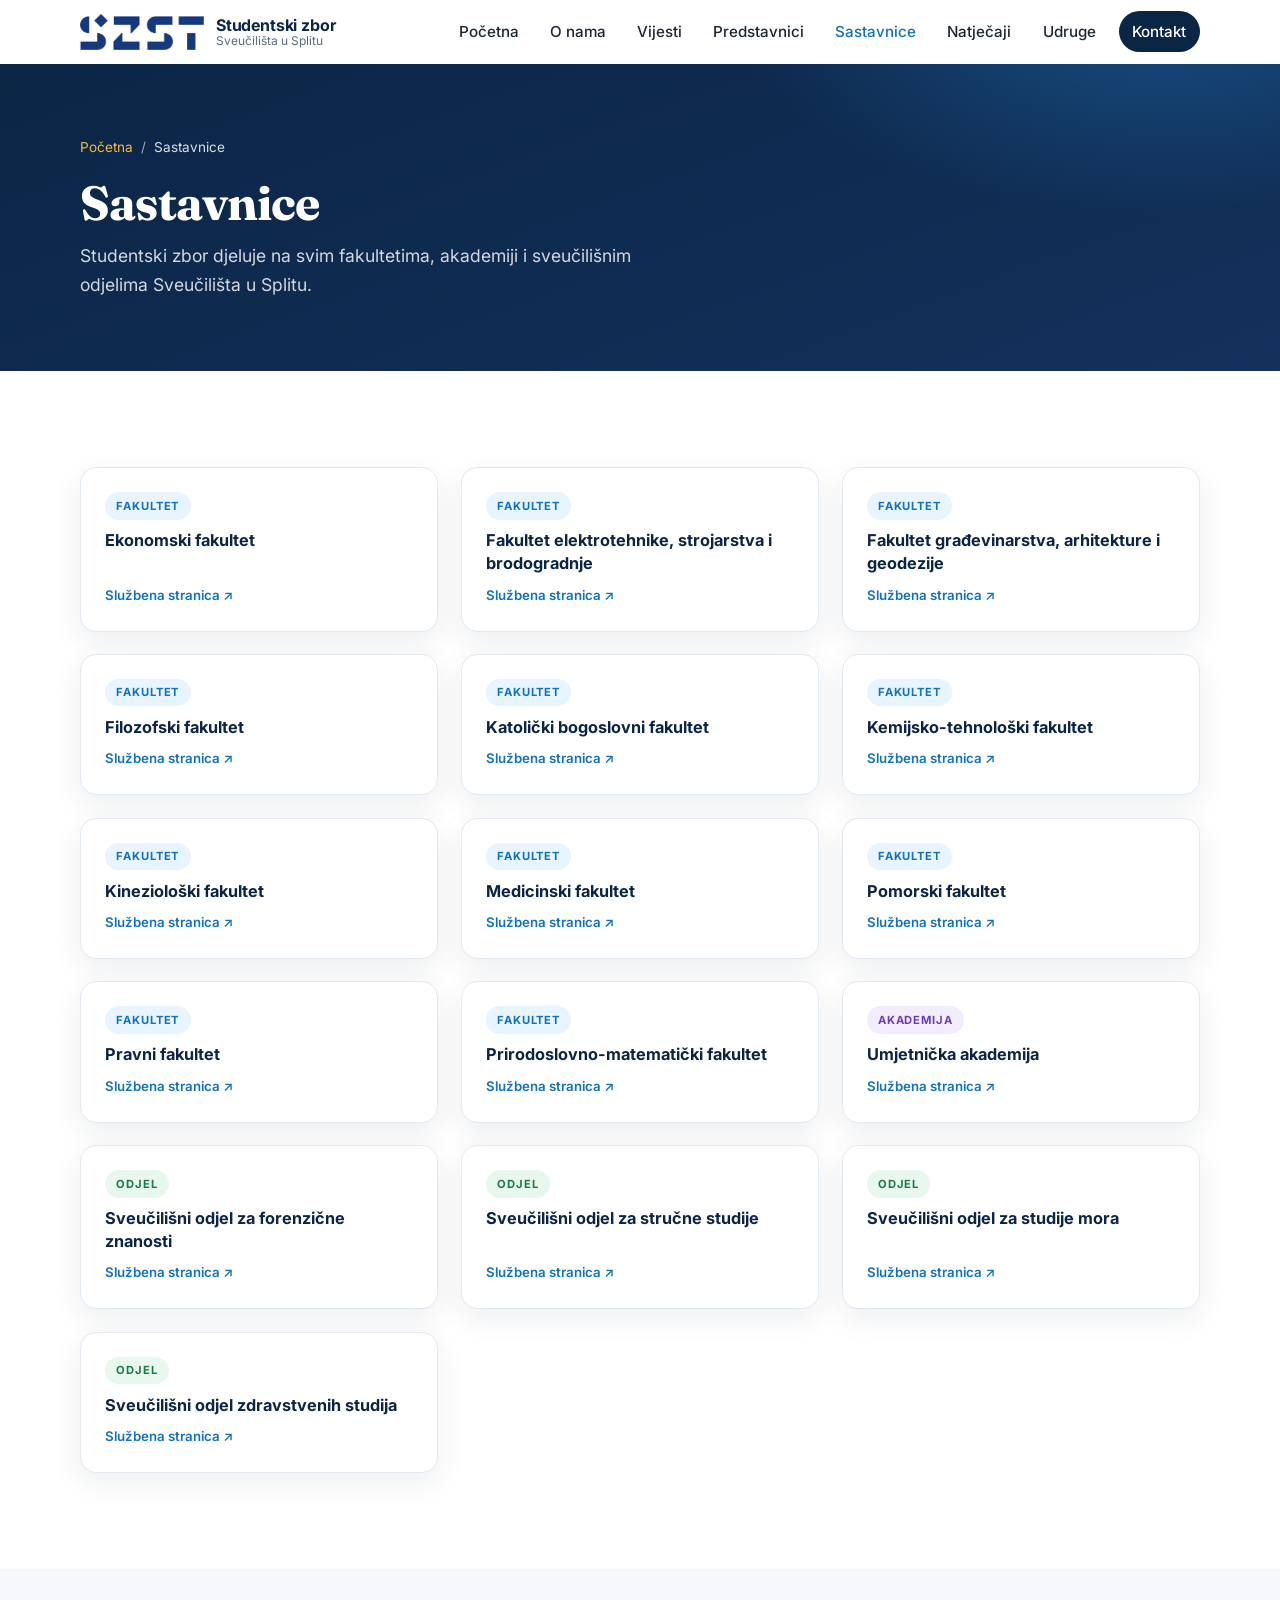
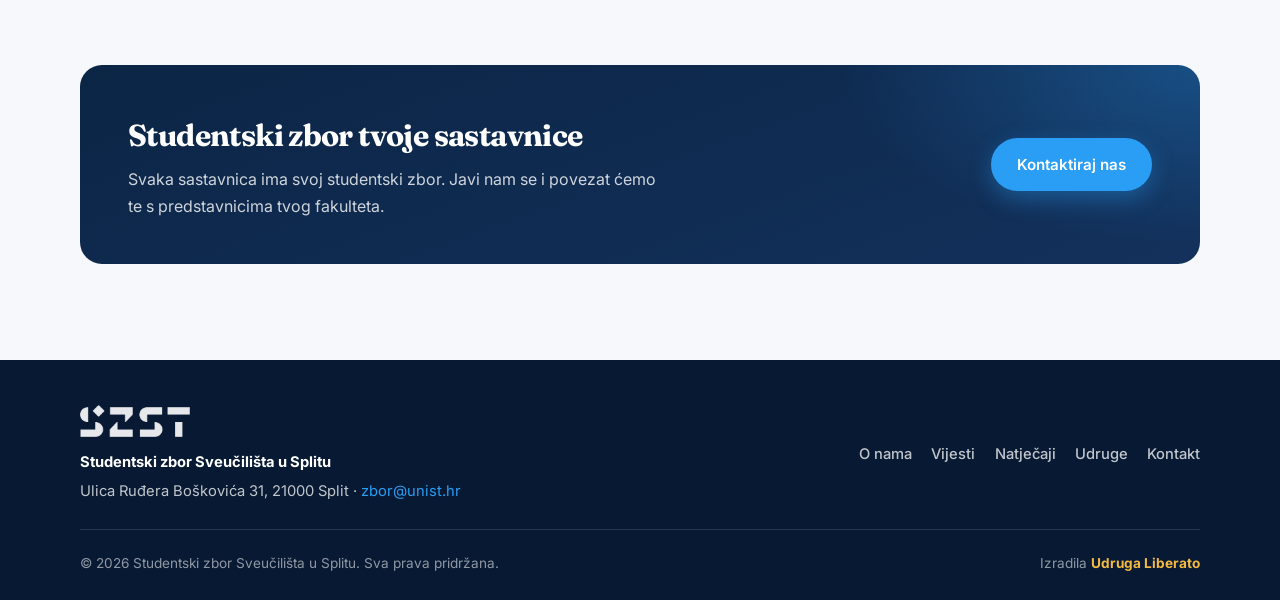
<file: sastavnice/index.html>
<!DOCTYPE html>
<html lang="hr">
<head>
  <meta charset="UTF-8">
  <meta name="viewport" content="width=device-width, initial-scale=1.0">

  <title>Sastavnice | Studentski zbor Sveučilišta u Splitu</title>
  <meta name="description" content="Fakulteti, akademija i sveučilišni odjeli Sveučilišta u Splitu na kojima djeluje Studentski zbor – svih 16 sastavnica na jednom mjestu.">
  <meta name="author" content="Studentski zbor Sveučilišta u Splitu">
  <meta name="robots" content="index, follow, max-image-preview:large">
  <link rel="canonical" href="https://www.szst.unist.hr/sastavnice/">
  <meta name="theme-color" content="#14397f">

  <meta property="og:type" content="website">
  <meta property="og:site_name" content="Studentski zbor Sveučilišta u Splitu">
  <meta property="og:title" content="Sastavnice | Studentski zbor Sveučilišta u Splitu">
  <meta property="og:description" content="Fakulteti, akademija i sveučilišni odjeli Sveučilišta u Splitu na kojima djeluje Studentski zbor – svih 16 sastavnica na jednom mjestu.">
  <meta property="og:url" content="https://www.szst.unist.hr/sastavnice/">
  <meta property="og:image" content="https://www.szst.unist.hr/img/og-image.png">
  <meta property="og:image:width" content="1200">
  <meta property="og:image:height" content="630">
  <meta property="og:locale" content="hr_HR">

  <meta name="twitter:card" content="summary_large_image">
  <meta name="twitter:title" content="Sastavnice | Studentski zbor Sveučilišta u Splitu">
  <meta name="twitter:description" content="Fakulteti, akademija i sveučilišni odjeli Sveučilišta u Splitu na kojima djeluje Studentski zbor – svih 16 sastavnica na jednom mjestu.">
  <meta name="twitter:image" content="https://www.szst.unist.hr/img/og-image.png">

  <link rel="icon" type="image/png" href="../img/favicon.png">
  <link rel="apple-touch-icon" href="../img/apple-touch-icon.png">

  <link rel="preconnect" href="https://fonts.googleapis.com">
  <link rel="preconnect" href="https://fonts.gstatic.com" crossorigin>
  <link href="https://fonts.googleapis.com/css2?family=Inter:wght@400;500;600;700;800&family=Fraunces:opsz,wght@9..144,600;9..144,700&display=swap" rel="stylesheet">

  <link rel="stylesheet" href="../css/style.css">
</head>
<body>

  <a class="skip-link" href="#main">Preskoči na sadržaj</a>

  <header class="site-header" id="top">
    <nav class="nav container" aria-label="Glavna navigacija">
      <a class="brand" href="../">
        <img class="brand-logo" src="../img/logo.png" alt="SZST logotip" width="124" height="36">
        <span class="brand-text">
          <strong>Studentski zbor</strong>
          <small>Sveučilišta u Splitu</small>
        </span>
      </a>

      <button class="nav-toggle" aria-expanded="false" aria-controls="nav-menu" aria-label="Otvori izbornik">
        <span></span><span></span><span></span>
      </button>

      <ul class="nav-menu" id="nav-menu">
        <li><a href="../">Početna</a></li>
        <li><a href="../o-nama/">O nama</a></li>
        <li><a href="../vijesti/">Vijesti</a></li>
        <li><a href="../studentski-predstavnici/">Predstavnici</a></li>
        <li><a href="../sastavnice/" class="active">Sastavnice</a></li>
        <li><a href="../natjecaji/">Natječaji</a></li>
        <li><a href="../udruge/">Udruge</a></li>
        <li><a href="../kontakt/" class="nav-cta">Kontakt</a></li>
      </ul>
    </nav>
  </header>

    <section class="page-hero">
      <div class="container">
        <nav class="breadcrumbs" aria-label="Putanja">
          <a href="../">Početna</a> <span aria-hidden="true">/</span> <span>Sastavnice</span>
        </nav>
        <h1 class="reveal">Sastavnice</h1>
        <p class="lead reveal">Studentski zbor djeluje na svim fakultetima, akademiji i sveučilišnim odjelima Sveučilišta u Splitu.</p>
      </div>
    </section>

    <main id="main">

    <section class="section">
      <div class="container">
        <div class="grid grid-3 grid-cards">
          <a class="sastavnica-card reveal" href="https://www.efst.unist.hr/" target="_blank" rel="noopener">
            <span class="badge badge-fakultet">Fakultet</span>
            <h3>Ekonomski fakultet</h3>
            <span class="card-link" aria-hidden="true">Službena stranica ↗</span>
          </a>
          <a class="sastavnica-card reveal" href="https://www.fesb.unist.hr/" target="_blank" rel="noopener">
            <span class="badge badge-fakultet">Fakultet</span>
            <h3>Fakultet elektrotehnike, strojarstva i brodogradnje</h3>
            <span class="card-link" aria-hidden="true">Službena stranica ↗</span>
          </a>
          <a class="sastavnica-card reveal" href="https://gradst.unist.hr/" target="_blank" rel="noopener">
            <span class="badge badge-fakultet">Fakultet</span>
            <h3>Fakultet građevinarstva, arhitekture i geodezije</h3>
            <span class="card-link" aria-hidden="true">Službena stranica ↗</span>
          </a>
          <a class="sastavnica-card reveal" href="https://www.ffst.unist.hr/" target="_blank" rel="noopener">
            <span class="badge badge-fakultet">Fakultet</span>
            <h3>Filozofski fakultet</h3>
            <span class="card-link" aria-hidden="true">Službena stranica ↗</span>
          </a>
          <a class="sastavnica-card reveal" href="https://www.kbf.unist.hr/" target="_blank" rel="noopener">
            <span class="badge badge-fakultet">Fakultet</span>
            <h3>Katolički bogoslovni fakultet</h3>
            <span class="card-link" aria-hidden="true">Službena stranica ↗</span>
          </a>
          <a class="sastavnica-card reveal" href="https://www.ktf.unist.hr/" target="_blank" rel="noopener">
            <span class="badge badge-fakultet">Fakultet</span>
            <h3>Kemijsko-tehnološki fakultet</h3>
            <span class="card-link" aria-hidden="true">Službena stranica ↗</span>
          </a>
          <a class="sastavnica-card reveal" href="https://web.kifst.unist.hr/" target="_blank" rel="noopener">
            <span class="badge badge-fakultet">Fakultet</span>
            <h3>Kineziološki fakultet</h3>
            <span class="card-link" aria-hidden="true">Službena stranica ↗</span>
          </a>
          <a class="sastavnica-card reveal" href="https://www.mefst.unist.hr/" target="_blank" rel="noopener">
            <span class="badge badge-fakultet">Fakultet</span>
            <h3>Medicinski fakultet</h3>
            <span class="card-link" aria-hidden="true">Službena stranica ↗</span>
          </a>
          <a class="sastavnica-card reveal" href="https://www.pfst.unist.hr/" target="_blank" rel="noopener">
            <span class="badge badge-fakultet">Fakultet</span>
            <h3>Pomorski fakultet</h3>
            <span class="card-link" aria-hidden="true">Službena stranica ↗</span>
          </a>
          <a class="sastavnica-card reveal" href="https://www.pravst.unist.hr/" target="_blank" rel="noopener">
            <span class="badge badge-fakultet">Fakultet</span>
            <h3>Pravni fakultet</h3>
            <span class="card-link" aria-hidden="true">Službena stranica ↗</span>
          </a>
          <a class="sastavnica-card reveal" href="https://www.pmfst.unist.hr/" target="_blank" rel="noopener">
            <span class="badge badge-fakultet">Fakultet</span>
            <h3>Prirodoslovno-matematički fakultet</h3>
            <span class="card-link" aria-hidden="true">Službena stranica ↗</span>
          </a>
          <a class="sastavnica-card reveal" href="https://www.umas.unist.hr/" target="_blank" rel="noopener">
            <span class="badge badge-akademija">Akademija</span>
            <h3>Umjetnička akademija</h3>
            <span class="card-link" aria-hidden="true">Službena stranica ↗</span>
          </a>
          <a class="sastavnica-card reveal" href="https://forenzika.unist.hr/" target="_blank" rel="noopener">
            <span class="badge badge-odjel">Odjel</span>
            <h3>Sveučilišni odjel za forenzične znanosti</h3>
            <span class="card-link" aria-hidden="true">Službena stranica ↗</span>
          </a>
          <a class="sastavnica-card reveal" href="https://www.oss.unist.hr/" target="_blank" rel="noopener">
            <span class="badge badge-odjel">Odjel</span>
            <h3>Sveučilišni odjel za stručne studije</h3>
            <span class="card-link" aria-hidden="true">Službena stranica ↗</span>
          </a>
          <a class="sastavnica-card reveal" href="https://more.unist.hr/" target="_blank" rel="noopener">
            <span class="badge badge-odjel">Odjel</span>
            <h3>Sveučilišni odjel za studije mora</h3>
            <span class="card-link" aria-hidden="true">Službena stranica ↗</span>
          </a>
          <a class="sastavnica-card reveal" href="https://ozs.unist.hr/" target="_blank" rel="noopener">
            <span class="badge badge-odjel">Odjel</span>
            <h3>Sveučilišni odjel zdravstvenih studija</h3>
            <span class="card-link" aria-hidden="true">Službena stranica ↗</span>
          </a>
        </div>
      </div>
    </section>

    <section class="section section-alt">
      <div class="container cta-banner reveal">
        <div>
          <h2>Studentski zbor tvoje sastavnice</h2>
          <p>Svaka sastavnica ima svoj studentski zbor. Javi nam se i povezat ćemo te s predstavnicima tvog fakulteta.</p>
        </div>
        <div class="cta-actions">
          <a class="btn btn-primary" href="../kontakt/">Kontaktiraj nas</a>
        </div>
      </div>
    </section>

    </main>

  <footer class="site-footer">
    <div class="container footer-grid">
      <div class="footer-brand">
        <img class="footer-logo" src="../img/logo-white.png" alt="" width="110" height="32" loading="lazy">
        <strong>Studentski zbor Sveučilišta u Splitu</strong>
        <p>Ulica Ruđera Boškovića 31, 21000 Split · <a href="mailto:zbor@unist.hr">zbor@unist.hr</a></p>
      </div>
      <nav class="footer-nav" aria-label="Navigacija podnožja">
        <a href="../o-nama/">O nama</a>
        <a href="../vijesti/">Vijesti</a>
        <a href="../natjecaji/">Natječaji</a>
        <a href="../udruge/">Udruge</a>
        <a href="../kontakt/">Kontakt</a>
      </nav>
    </div>
    <div class="container footer-bottom">
      <p>© <span id="year">2026</span> Studentski zbor Sveučilišta u Splitu. Sva prava pridržana.</p>
      <p class="credit">Izradila <a href="https://udruga-liberato.hr/" target="_blank" rel="noopener">Udruga Liberato</a></p>
    </div>
  </footer>

  <script src="../js/main.js" defer></script>
</body>
</html>
</file>
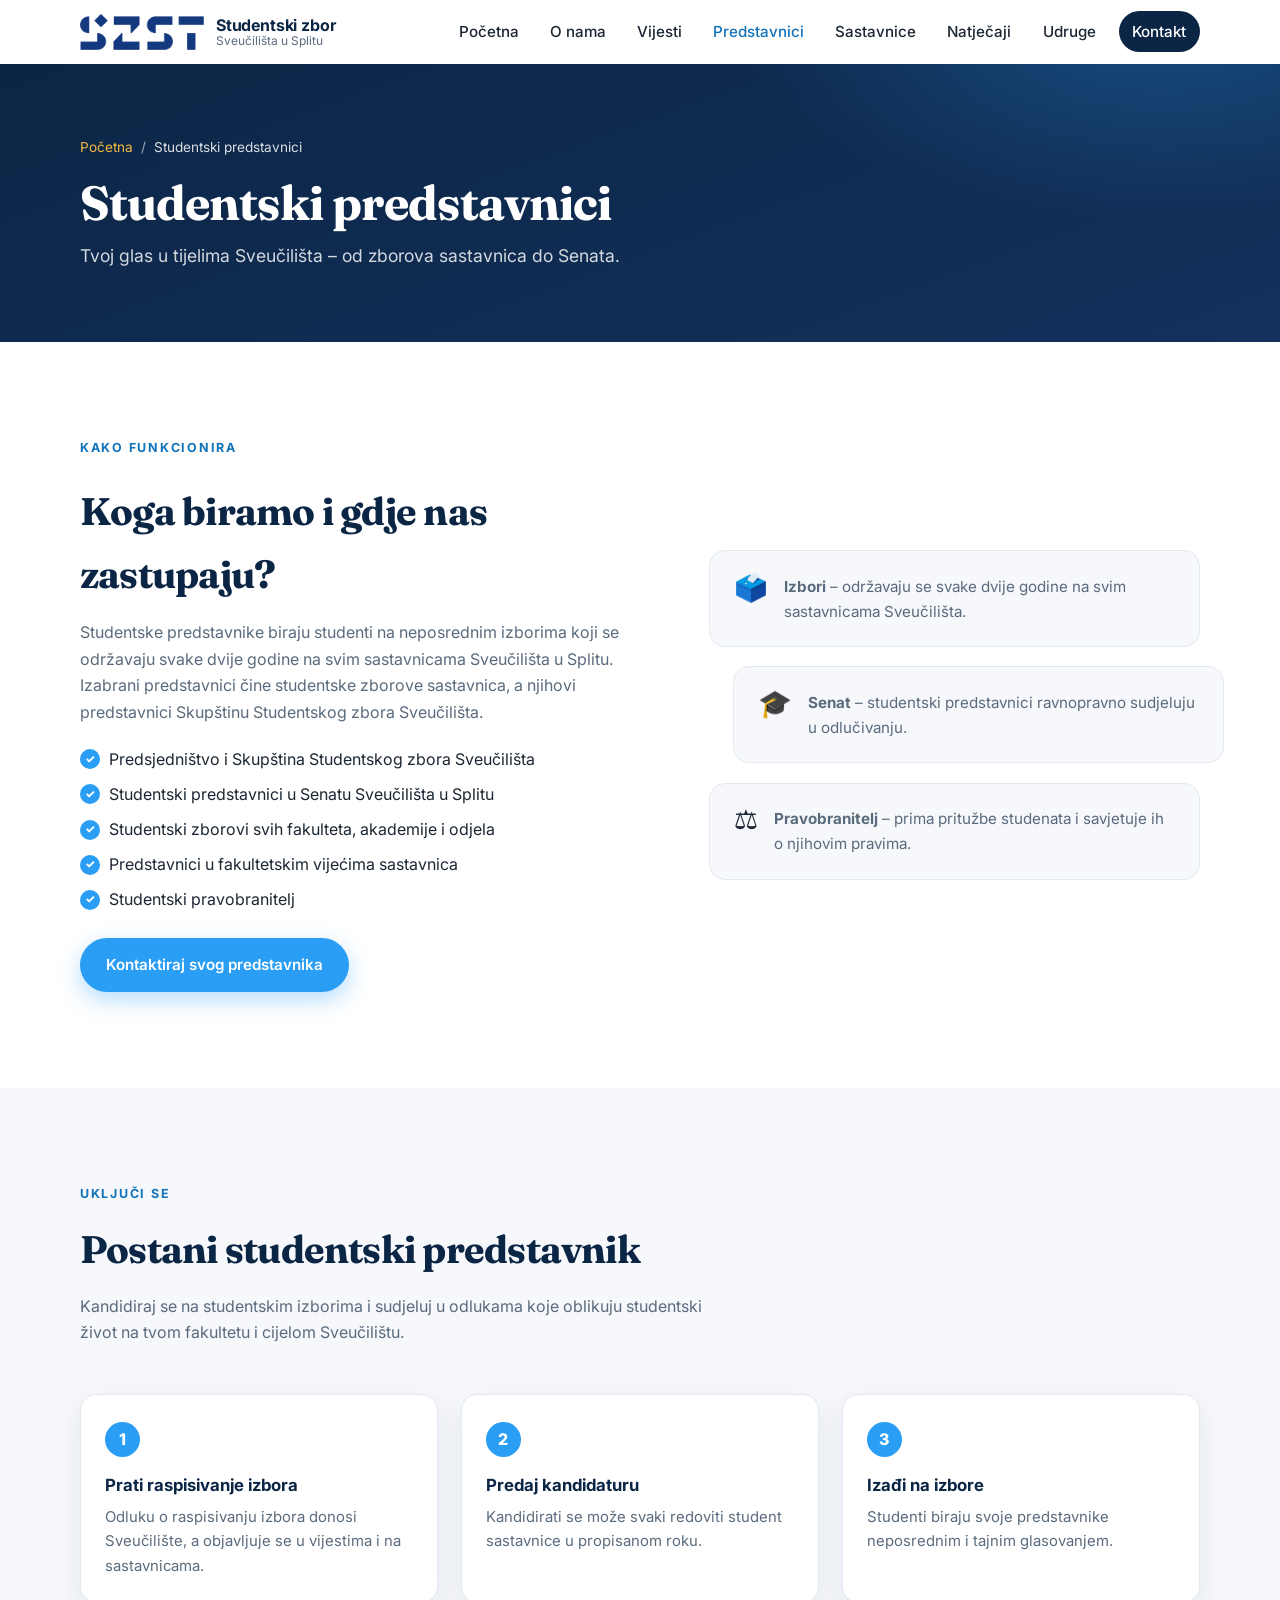
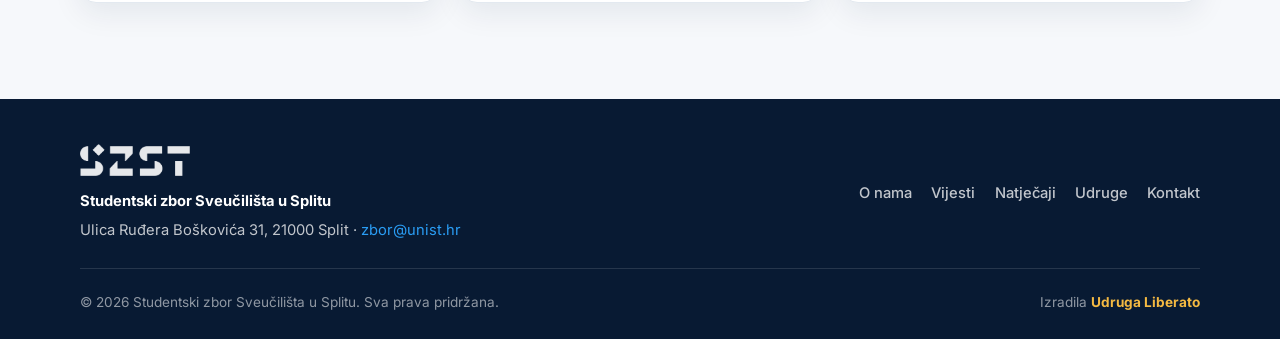
<file: studentski-predstavnici/index.html>
<!DOCTYPE html>
<html lang="hr">
<head>
  <meta charset="UTF-8">
  <meta name="viewport" content="width=device-width, initial-scale=1.0">

  <title>Studentski predstavnici | Studentski zbor Sveučilišta u Splitu</title>
  <meta name="description" content="Studentski predstavnici Sveučilišta u Splitu – izbori, studentski zborovi sastavnica, predstavnici u Senatu i studentski pravobranitelj.">
  <meta name="author" content="Studentski zbor Sveučilišta u Splitu">
  <meta name="robots" content="index, follow, max-image-preview:large">
  <link rel="canonical" href="https://www.szst.unist.hr/studentski-predstavnici/">
  <meta name="theme-color" content="#14397f">

  <meta property="og:type" content="website">
  <meta property="og:site_name" content="Studentski zbor Sveučilišta u Splitu">
  <meta property="og:title" content="Studentski predstavnici | Studentski zbor Sveučilišta u Splitu">
  <meta property="og:description" content="Studentski predstavnici Sveučilišta u Splitu – izbori, studentski zborovi sastavnica, predstavnici u Senatu i studentski pravobranitelj.">
  <meta property="og:url" content="https://www.szst.unist.hr/studentski-predstavnici/">
  <meta property="og:image" content="https://www.szst.unist.hr/img/og-image.png">
  <meta property="og:image:width" content="1200">
  <meta property="og:image:height" content="630">
  <meta property="og:locale" content="hr_HR">

  <meta name="twitter:card" content="summary_large_image">
  <meta name="twitter:title" content="Studentski predstavnici | Studentski zbor Sveučilišta u Splitu">
  <meta name="twitter:description" content="Studentski predstavnici Sveučilišta u Splitu – izbori, studentski zborovi sastavnica, predstavnici u Senatu i studentski pravobranitelj.">
  <meta name="twitter:image" content="https://www.szst.unist.hr/img/og-image.png">

  <link rel="icon" type="image/png" href="../img/favicon.png">
  <link rel="apple-touch-icon" href="../img/apple-touch-icon.png">

  <link rel="preconnect" href="https://fonts.googleapis.com">
  <link rel="preconnect" href="https://fonts.gstatic.com" crossorigin>
  <link href="https://fonts.googleapis.com/css2?family=Inter:wght@400;500;600;700;800&family=Fraunces:opsz,wght@9..144,600;9..144,700&display=swap" rel="stylesheet">

  <link rel="stylesheet" href="../css/style.css">
</head>
<body>

  <a class="skip-link" href="#main">Preskoči na sadržaj</a>

  <header class="site-header" id="top">
    <nav class="nav container" aria-label="Glavna navigacija">
      <a class="brand" href="../">
        <img class="brand-logo" src="../img/logo.png" alt="SZST logotip" width="124" height="36">
        <span class="brand-text">
          <strong>Studentski zbor</strong>
          <small>Sveučilišta u Splitu</small>
        </span>
      </a>

      <button class="nav-toggle" aria-expanded="false" aria-controls="nav-menu" aria-label="Otvori izbornik">
        <span></span><span></span><span></span>
      </button>

      <ul class="nav-menu" id="nav-menu">
        <li><a href="../">Početna</a></li>
        <li><a href="../o-nama/">O nama</a></li>
        <li><a href="../vijesti/">Vijesti</a></li>
        <li><a href="../studentski-predstavnici/" class="active">Predstavnici</a></li>
        <li><a href="../sastavnice/">Sastavnice</a></li>
        <li><a href="../natjecaji/">Natječaji</a></li>
        <li><a href="../udruge/">Udruge</a></li>
        <li><a href="../kontakt/" class="nav-cta">Kontakt</a></li>
      </ul>
    </nav>
  </header>

    <section class="page-hero">
      <div class="container">
        <nav class="breadcrumbs" aria-label="Putanja">
          <a href="../">Početna</a> <span aria-hidden="true">/</span> <span>Studentski predstavnici</span>
        </nav>
        <h1 class="reveal">Studentski predstavnici</h1>
        <p class="lead reveal">Tvoj glas u tijelima Sveučilišta – od zborova sastavnica do Senata.</p>
      </div>
    </section>

    <main id="main">

    <section class="section">
      <div class="container split">
        <div class="split-copy reveal">
          <p class="eyebrow">Kako funkcionira</p>
          <h2>Koga biramo i gdje nas zastupaju?</h2>
          <p>
            Studentske predstavnike biraju studenti na neposrednim izborima koji se održavaju
            svake dvije godine na svim sastavnicama Sveučilišta u Splitu. Izabrani predstavnici
            čine studentske zborove sastavnica, a njihovi predstavnici Skupštinu Studentskog
            zbora Sveučilišta.
          </p>
          <ul class="checklist">
            <li>Predsjedništvo i Skupština Studentskog zbora Sveučilišta</li>
            <li>Studentski predstavnici u Senatu Sveučilišta u Splitu</li>
            <li>Studentski zborovi svih fakulteta, akademije i odjela</li>
            <li>Predstavnici u fakultetskim vijećima sastavnica</li>
            <li>Studentski pravobranitelj</li>
          </ul>
          <a class="btn btn-primary" href="../kontakt/">Kontaktiraj svog predstavnika</a>
        </div>
        <div class="split-panel reveal">
          <div class="panel-card">
            <span class="panel-emoji">🗳️</span>
            <p><strong>Izbori</strong> – održavaju se svake dvije godine na svim sastavnicama Sveučilišta.</p>
          </div>
          <div class="panel-card">
            <span class="panel-emoji">🎓</span>
            <p><strong>Senat</strong> – studentski predstavnici ravnopravno sudjeluju u odlučivanju.</p>
          </div>
          <div class="panel-card">
            <span class="panel-emoji">⚖️</span>
            <p><strong>Pravobranitelj</strong> – prima pritužbe studenata i savjetuje ih o njihovim pravima.</p>
          </div>
        </div>
      </div>
    </section>

    <section class="section section-alt">
      <div class="container">
        <header class="section-head reveal">
          <p class="eyebrow">Uključi se</p>
          <h2>Postani studentski predstavnik</h2>
          <p class="section-sub">
            Kandidiraj se na studentskim izborima i sudjeluj u odlukama koje oblikuju
            studentski život na tvom fakultetu i cijelom Sveučilištu.
          </p>
        </header>
        <ol class="steps reveal">
          <li>
            <h3>Prati raspisivanje izbora</h3>
            <p>Odluku o raspisivanju izbora donosi Sveučilište, a objavljuje se u vijestima i na sastavnicama.</p>
          </li>
          <li>
            <h3>Predaj kandidaturu</h3>
            <p>Kandidirati se može svaki redoviti student sastavnice u propisanom roku.</p>
          </li>
          <li>
            <h3>Izađi na izbore</h3>
            <p>Studenti biraju svoje predstavnike neposrednim i tajnim glasovanjem.</p>
          </li>
        </ol>
      </div>
    </section>

    </main>

  <footer class="site-footer">
    <div class="container footer-grid">
      <div class="footer-brand">
        <img class="footer-logo" src="../img/logo-white.png" alt="" width="110" height="32" loading="lazy">
        <strong>Studentski zbor Sveučilišta u Splitu</strong>
        <p>Ulica Ruđera Boškovića 31, 21000 Split · <a href="mailto:zbor@unist.hr">zbor@unist.hr</a></p>
      </div>
      <nav class="footer-nav" aria-label="Navigacija podnožja">
        <a href="../o-nama/">O nama</a>
        <a href="../vijesti/">Vijesti</a>
        <a href="../natjecaji/">Natječaji</a>
        <a href="../udruge/">Udruge</a>
        <a href="../kontakt/">Kontakt</a>
      </nav>
    </div>
    <div class="container footer-bottom">
      <p>© <span id="year">2026</span> Studentski zbor Sveučilišta u Splitu. Sva prava pridržana.</p>
      <p class="credit">Izradila <a href="https://udruga-liberato.hr/" target="_blank" rel="noopener">Udruga Liberato</a></p>
    </div>
  </footer>

  <script src="../js/main.js" defer></script>
</body>
</html>
</file>
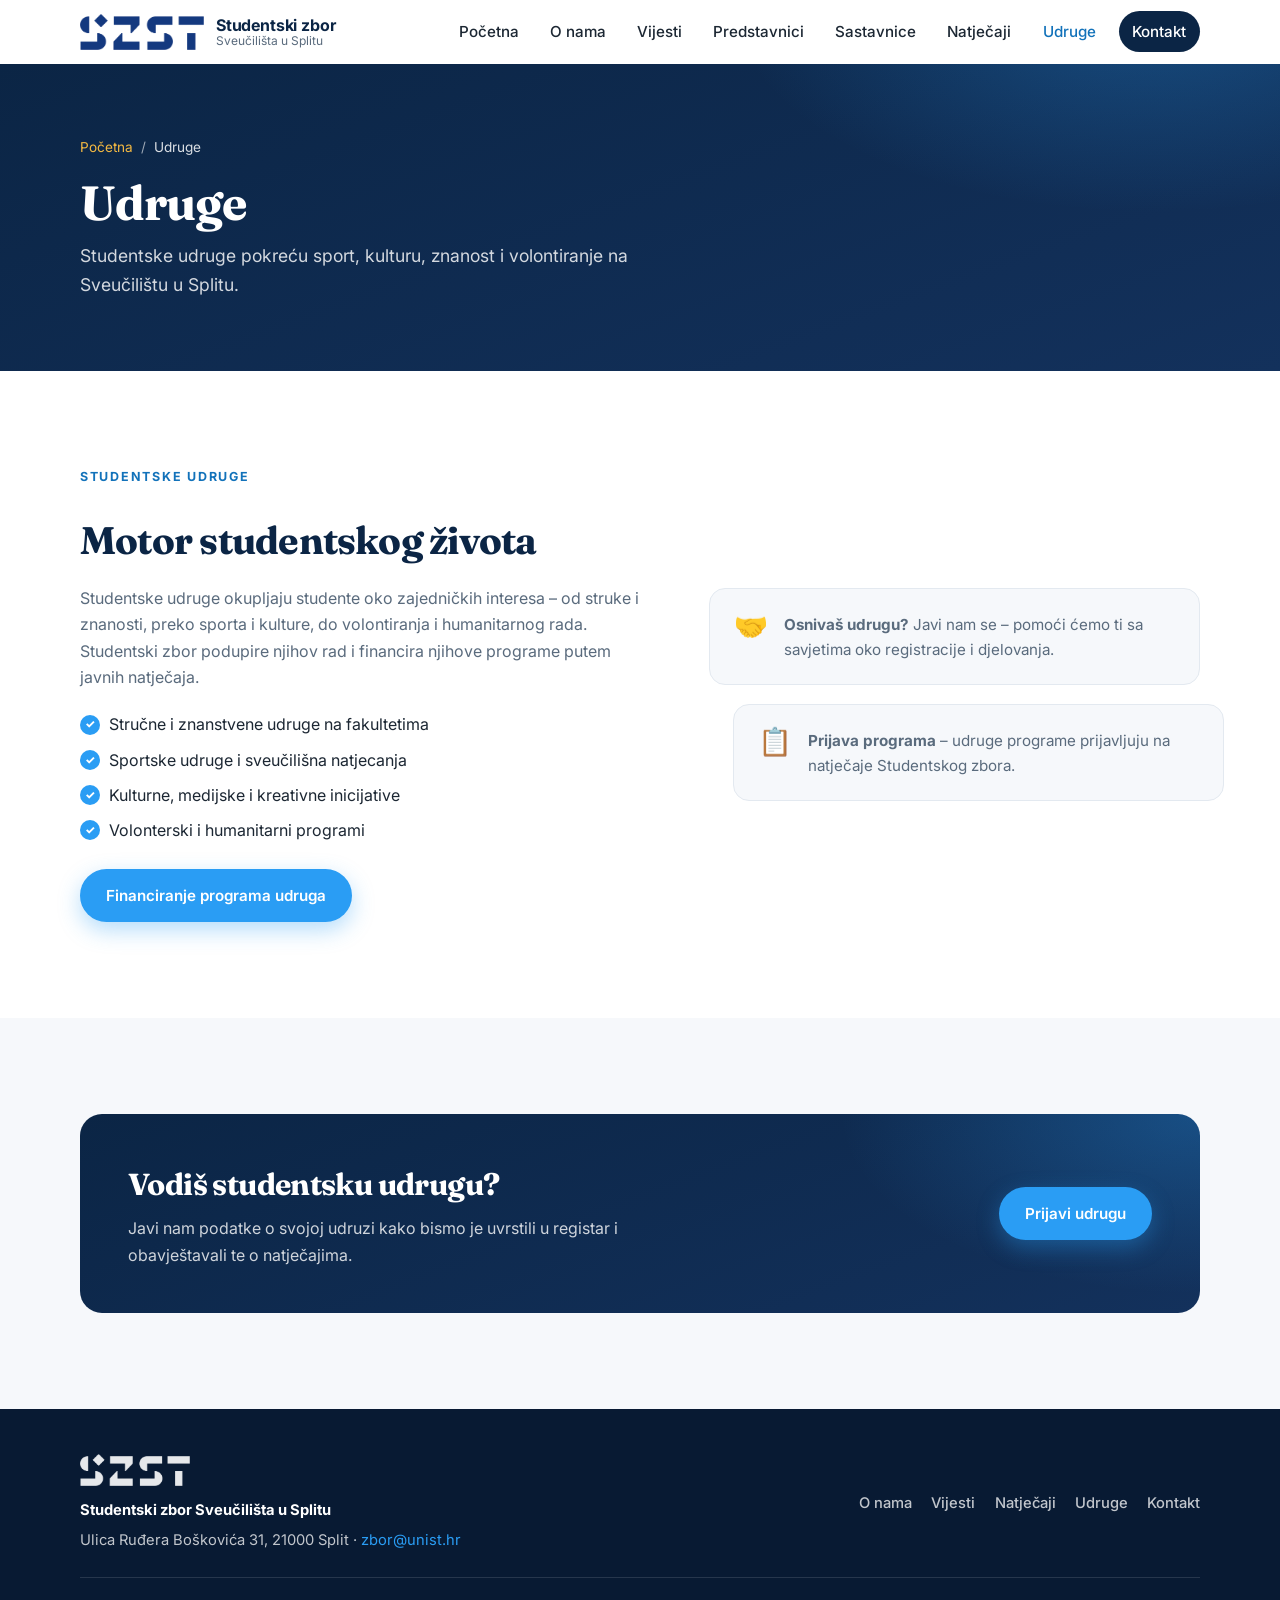
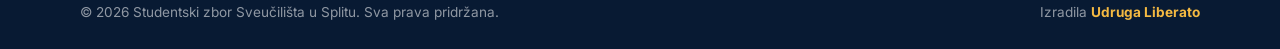
<file: udruge/index.html>
<!DOCTYPE html>
<html lang="hr">
<head>
  <meta charset="UTF-8">
  <meta name="viewport" content="width=device-width, initial-scale=1.0">

  <title>Udruge | Studentski zbor Sveučilišta u Splitu</title>
  <meta name="description" content="Studentske udruge Sveučilišta u Splitu – stručne, sportske, kulturne i volonterske udruge te financiranje njihovih programa putem natječaja Studentskog zbora.">
  <meta name="author" content="Studentski zbor Sveučilišta u Splitu">
  <meta name="robots" content="index, follow, max-image-preview:large">
  <link rel="canonical" href="https://www.szst.unist.hr/udruge/">
  <meta name="theme-color" content="#14397f">

  <meta property="og:type" content="website">
  <meta property="og:site_name" content="Studentski zbor Sveučilišta u Splitu">
  <meta property="og:title" content="Udruge | Studentski zbor Sveučilišta u Splitu">
  <meta property="og:description" content="Studentske udruge Sveučilišta u Splitu – stručne, sportske, kulturne i volonterske udruge te financiranje njihovih programa putem natječaja Studentskog zbora.">
  <meta property="og:url" content="https://www.szst.unist.hr/udruge/">
  <meta property="og:image" content="https://www.szst.unist.hr/img/og-image.png">
  <meta property="og:image:width" content="1200">
  <meta property="og:image:height" content="630">
  <meta property="og:locale" content="hr_HR">

  <meta name="twitter:card" content="summary_large_image">
  <meta name="twitter:title" content="Udruge | Studentski zbor Sveučilišta u Splitu">
  <meta name="twitter:description" content="Studentske udruge Sveučilišta u Splitu – stručne, sportske, kulturne i volonterske udruge te financiranje njihovih programa putem natječaja Studentskog zbora.">
  <meta name="twitter:image" content="https://www.szst.unist.hr/img/og-image.png">

  <link rel="icon" type="image/png" href="../img/favicon.png">
  <link rel="apple-touch-icon" href="../img/apple-touch-icon.png">

  <link rel="preconnect" href="https://fonts.googleapis.com">
  <link rel="preconnect" href="https://fonts.gstatic.com" crossorigin>
  <link href="https://fonts.googleapis.com/css2?family=Inter:wght@400;500;600;700;800&family=Fraunces:opsz,wght@9..144,600;9..144,700&display=swap" rel="stylesheet">

  <link rel="stylesheet" href="../css/style.css">
</head>
<body>

  <a class="skip-link" href="#main">Preskoči na sadržaj</a>

  <header class="site-header" id="top">
    <nav class="nav container" aria-label="Glavna navigacija">
      <a class="brand" href="../">
        <img class="brand-logo" src="../img/logo.png" alt="SZST logotip" width="124" height="36">
        <span class="brand-text">
          <strong>Studentski zbor</strong>
          <small>Sveučilišta u Splitu</small>
        </span>
      </a>

      <button class="nav-toggle" aria-expanded="false" aria-controls="nav-menu" aria-label="Otvori izbornik">
        <span></span><span></span><span></span>
      </button>

      <ul class="nav-menu" id="nav-menu">
        <li><a href="../">Početna</a></li>
        <li><a href="../o-nama/">O nama</a></li>
        <li><a href="../vijesti/">Vijesti</a></li>
        <li><a href="../studentski-predstavnici/">Predstavnici</a></li>
        <li><a href="../sastavnice/">Sastavnice</a></li>
        <li><a href="../natjecaji/">Natječaji</a></li>
        <li><a href="../udruge/" class="active">Udruge</a></li>
        <li><a href="../kontakt/" class="nav-cta">Kontakt</a></li>
      </ul>
    </nav>
  </header>

    <section class="page-hero">
      <div class="container">
        <nav class="breadcrumbs" aria-label="Putanja">
          <a href="../">Početna</a> <span aria-hidden="true">/</span> <span>Udruge</span>
        </nav>
        <h1 class="reveal">Udruge</h1>
        <p class="lead reveal">Studentske udruge pokreću sport, kulturu, znanost i volontiranje na Sveučilištu u Splitu.</p>
      </div>
    </section>

    <main id="main">

    <section class="section">
      <div class="container split">
        <div class="split-copy reveal">
          <p class="eyebrow">Studentske udruge</p>
          <h2>Motor studentskog života</h2>
          <p>
            Studentske udruge okupljaju studente oko zajedničkih interesa – od struke i
            znanosti, preko sporta i kulture, do volontiranja i humanitarnog rada. Studentski
            zbor podupire njihov rad i financira njihove programe putem javnih natječaja.
          </p>
          <ul class="checklist">
            <li>Stručne i znanstvene udruge na fakultetima</li>
            <li>Sportske udruge i sveučilišna natjecanja</li>
            <li>Kulturne, medijske i kreativne inicijative</li>
            <li>Volonterski i humanitarni programi</li>
          </ul>
          <a class="btn btn-primary" href="../natjecaji/">Financiranje programa udruga</a>
        </div>
        <div class="split-panel reveal">
          <div class="panel-card">
            <span class="panel-emoji">🤝</span>
            <p><strong>Osnivaš udrugu?</strong> Javi nam se – pomoći ćemo ti sa savjetima oko registracije i djelovanja.</p>
          </div>
          <div class="panel-card">
            <span class="panel-emoji">📋</span>
            <p><strong>Prijava programa</strong> – udruge programe prijavljuju na natječaje Studentskog zbora.</p>
          </div>
        </div>
      </div>
    </section>

    <section class="section section-alt">
      <div class="container cta-banner reveal">
        <div>
          <h2>Vodiš studentsku udrugu?</h2>
          <p>Javi nam podatke o svojoj udruzi kako bismo je uvrstili u registar i obavještavali te o natječajima.</p>
        </div>
        <div class="cta-actions">
          <a class="btn btn-primary" href="../kontakt/">Prijavi udrugu</a>
        </div>
      </div>
    </section>

    </main>

  <footer class="site-footer">
    <div class="container footer-grid">
      <div class="footer-brand">
        <img class="footer-logo" src="../img/logo-white.png" alt="" width="110" height="32" loading="lazy">
        <strong>Studentski zbor Sveučilišta u Splitu</strong>
        <p>Ulica Ruđera Boškovića 31, 21000 Split · <a href="mailto:zbor@unist.hr">zbor@unist.hr</a></p>
      </div>
      <nav class="footer-nav" aria-label="Navigacija podnožja">
        <a href="../o-nama/">O nama</a>
        <a href="../vijesti/">Vijesti</a>
        <a href="../natjecaji/">Natječaji</a>
        <a href="../udruge/">Udruge</a>
        <a href="../kontakt/">Kontakt</a>
      </nav>
    </div>
    <div class="container footer-bottom">
      <p>© <span id="year">2026</span> Studentski zbor Sveučilišta u Splitu. Sva prava pridržana.</p>
      <p class="credit">Izradila <a href="https://udruga-liberato.hr/" target="_blank" rel="noopener">Udruga Liberato</a></p>
    </div>
  </footer>

  <script src="../js/main.js" defer></script>
</body>
</html>
</file>
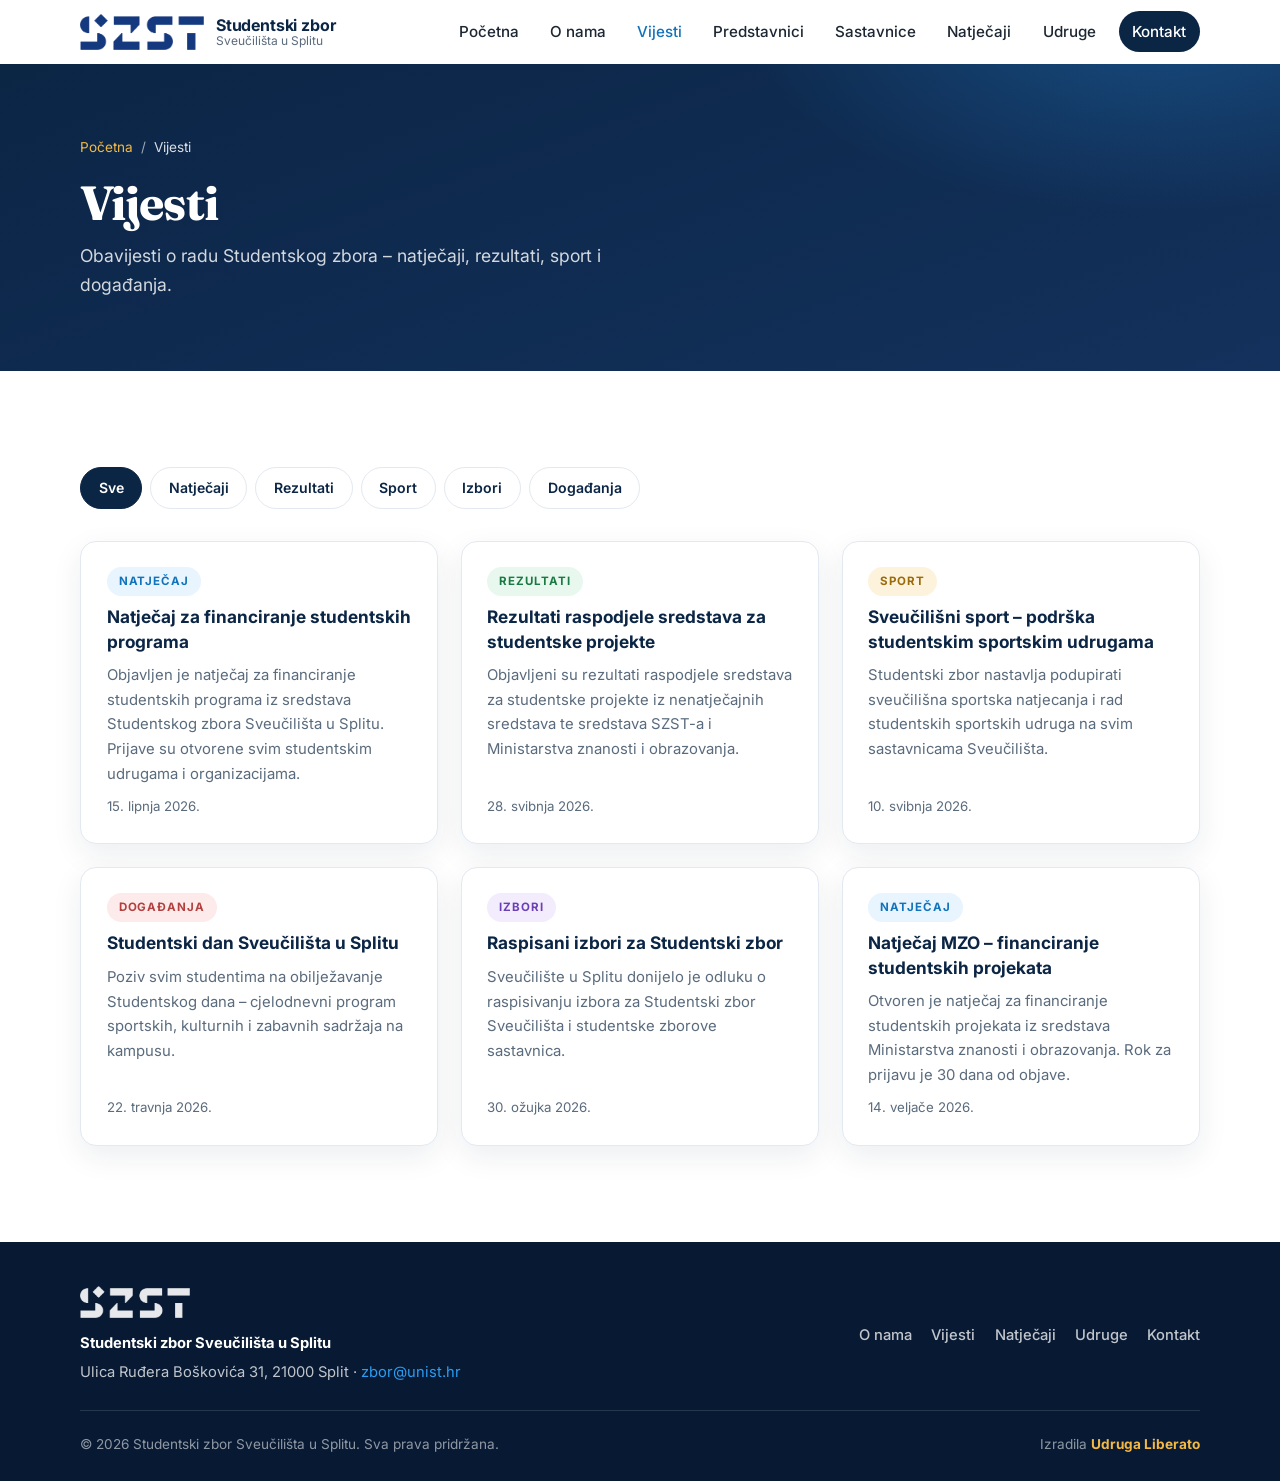
<file: vijesti/index.html>
<!DOCTYPE html>
<html lang="hr">
<head>
  <meta charset="UTF-8">
  <meta name="viewport" content="width=device-width, initial-scale=1.0">

  <title>Vijesti | Studentski zbor Sveučilišta u Splitu</title>
  <meta name="description" content="Najnovije vijesti Studentskog zbora Sveučilišta u Splitu – natječaji, rezultati raspodjele sredstava, sport, izbori i događanja.">
  <meta name="author" content="Studentski zbor Sveučilišta u Splitu">
  <meta name="robots" content="index, follow, max-image-preview:large">
  <link rel="canonical" href="https://www.szst.unist.hr/vijesti/">
  <meta name="theme-color" content="#14397f">

  <meta property="og:type" content="website">
  <meta property="og:site_name" content="Studentski zbor Sveučilišta u Splitu">
  <meta property="og:title" content="Vijesti | Studentski zbor Sveučilišta u Splitu">
  <meta property="og:description" content="Najnovije vijesti Studentskog zbora Sveučilišta u Splitu – natječaji, rezultati raspodjele sredstava, sport, izbori i događanja.">
  <meta property="og:url" content="https://www.szst.unist.hr/vijesti/">
  <meta property="og:image" content="https://www.szst.unist.hr/img/og-image.png">
  <meta property="og:image:width" content="1200">
  <meta property="og:image:height" content="630">
  <meta property="og:locale" content="hr_HR">

  <meta name="twitter:card" content="summary_large_image">
  <meta name="twitter:title" content="Vijesti | Studentski zbor Sveučilišta u Splitu">
  <meta name="twitter:description" content="Najnovije vijesti Studentskog zbora Sveučilišta u Splitu – natječaji, rezultati raspodjele sredstava, sport, izbori i događanja.">
  <meta name="twitter:image" content="https://www.szst.unist.hr/img/og-image.png">

  <link rel="icon" type="image/png" href="../img/favicon.png">
  <link rel="apple-touch-icon" href="../img/apple-touch-icon.png">

  <link rel="preconnect" href="https://fonts.googleapis.com">
  <link rel="preconnect" href="https://fonts.gstatic.com" crossorigin>
  <link href="https://fonts.googleapis.com/css2?family=Inter:wght@400;500;600;700;800&family=Fraunces:opsz,wght@9..144,600;9..144,700&display=swap" rel="stylesheet">

  <link rel="stylesheet" href="../css/style.css">
</head>
<body>

  <a class="skip-link" href="#main">Preskoči na sadržaj</a>

  <header class="site-header" id="top">
    <nav class="nav container" aria-label="Glavna navigacija">
      <a class="brand" href="../">
        <img class="brand-logo" src="../img/logo.png" alt="SZST logotip" width="124" height="36">
        <span class="brand-text">
          <strong>Studentski zbor</strong>
          <small>Sveučilišta u Splitu</small>
        </span>
      </a>

      <button class="nav-toggle" aria-expanded="false" aria-controls="nav-menu" aria-label="Otvori izbornik">
        <span></span><span></span><span></span>
      </button>

      <ul class="nav-menu" id="nav-menu">
        <li><a href="../">Početna</a></li>
        <li><a href="../o-nama/">O nama</a></li>
        <li><a href="../vijesti/" class="active">Vijesti</a></li>
        <li><a href="../studentski-predstavnici/">Predstavnici</a></li>
        <li><a href="../sastavnice/">Sastavnice</a></li>
        <li><a href="../natjecaji/">Natječaji</a></li>
        <li><a href="../udruge/">Udruge</a></li>
        <li><a href="../kontakt/" class="nav-cta">Kontakt</a></li>
      </ul>
    </nav>
  </header>

    <section class="page-hero">
      <div class="container">
        <nav class="breadcrumbs" aria-label="Putanja">
          <a href="../">Početna</a> <span aria-hidden="true">/</span> <span>Vijesti</span>
        </nav>
        <h1 class="reveal">Vijesti</h1>
        <p class="lead reveal">Obavijesti o radu Studentskog zbora – natječaji, rezultati, sport i događanja.</p>
      </div>
    </section>

    <main id="main">

    <section class="section">
      <div class="container">
        <div class="filter-bar reveal" role="group" aria-label="Filtriraj vijesti po kategoriji">
          <button class="filter-btn active" data-filter="all">Sve</button>
          <button class="filter-btn" data-filter="natjecaj">Natječaji</button>
          <button class="filter-btn" data-filter="rezultati">Rezultati</button>
          <button class="filter-btn" data-filter="sport">Sport</button>
          <button class="filter-btn" data-filter="izbori">Izbori</button>
          <button class="filter-btn" data-filter="dogadanja">Događanja</button>
        </div>

        <div class="grid grid-3" id="news-grid">
          <article class="news-card reveal" data-category="natjecaj">
            <div class="news-tag tag-natjecaj">Natječaj</div>
            <h3><a href="natjecaj-za-financiranje-studentskih-programa/">Natječaj za financiranje studentskih programa</a></h3>
            <p>Objavljen je natječaj za financiranje studentskih programa iz sredstava Studentskog zbora Sveučilišta u Splitu. Prijave su otvorene svim studentskim udrugama i organizacijama.</p>
            <footer class="news-meta">
              <time datetime="2026-06-15">15. lipnja 2026.</time>
            </footer>
          </article>
          <article class="news-card reveal" data-category="rezultati">
            <div class="news-tag tag-rezultati">Rezultati</div>
            <h3><a href="rezultati-raspodjele-sredstava-za-studentske-projekte/">Rezultati raspodjele sredstava za studentske projekte</a></h3>
            <p>Objavljeni su rezultati raspodjele sredstava za studentske projekte iz nenatječajnih sredstava te sredstava SZST-a i Ministarstva znanosti i obrazovanja.</p>
            <footer class="news-meta">
              <time datetime="2026-05-28">28. svibnja 2026.</time>
            </footer>
          </article>
          <article class="news-card reveal" data-category="sport">
            <div class="news-tag tag-sport">Sport</div>
            <h3><a href="sveucilisni-sport-podrska-sportskim-udrugama/">Sveučilišni sport – podrška studentskim sportskim udrugama</a></h3>
            <p>Studentski zbor nastavlja podupirati sveučilišna sportska natjecanja i rad studentskih sportskih udruga na svim sastavnicama Sveučilišta.</p>
            <footer class="news-meta">
              <time datetime="2026-05-10">10. svibnja 2026.</time>
            </footer>
          </article>
          <article class="news-card reveal" data-category="dogadanja">
            <div class="news-tag tag-dogadanja">Događanja</div>
            <h3><a href="studentski-dan-sveucilista-u-splitu/">Studentski dan Sveučilišta u Splitu</a></h3>
            <p>Poziv svim studentima na obilježavanje Studentskog dana – cjelodnevni program sportskih, kulturnih i zabavnih sadržaja na kampusu.</p>
            <footer class="news-meta">
              <time datetime="2026-04-22">22. travnja 2026.</time>
            </footer>
          </article>
          <article class="news-card reveal" data-category="izbori">
            <div class="news-tag tag-izbori">Izbori</div>
            <h3><a href="raspisani-izbori-za-studentski-zbor/">Raspisani izbori za Studentski zbor</a></h3>
            <p>Sveučilište u Splitu donijelo je odluku o raspisivanju izbora za Studentski zbor Sveučilišta i studentske zborove sastavnica.</p>
            <footer class="news-meta">
              <time datetime="2026-03-30">30. ožujka 2026.</time>
            </footer>
          </article>
          <article class="news-card reveal" data-category="natjecaj">
            <div class="news-tag tag-natjecaj">Natječaj</div>
            <h3><a href="natjecaj-mzo-financiranje-studentskih-projekata/">Natječaj MZO – financiranje studentskih projekata</a></h3>
            <p>Otvoren je natječaj za financiranje studentskih projekata iz sredstava Ministarstva znanosti i obrazovanja. Rok za prijavu je 30 dana od objave.</p>
            <footer class="news-meta">
              <time datetime="2026-02-14">14. veljače 2026.</time>
            </footer>
          </article>
        </div>
        <p class="filter-empty" id="filter-empty" hidden>Nema vijesti u odabranoj kategoriji.</p>
      </div>
    </section>

    </main>

  <footer class="site-footer">
    <div class="container footer-grid">
      <div class="footer-brand">
        <img class="footer-logo" src="../img/logo-white.png" alt="" width="110" height="32" loading="lazy">
        <strong>Studentski zbor Sveučilišta u Splitu</strong>
        <p>Ulica Ruđera Boškovića 31, 21000 Split · <a href="mailto:zbor@unist.hr">zbor@unist.hr</a></p>
      </div>
      <nav class="footer-nav" aria-label="Navigacija podnožja">
        <a href="../o-nama/">O nama</a>
        <a href="../vijesti/">Vijesti</a>
        <a href="../natjecaji/">Natječaji</a>
        <a href="../udruge/">Udruge</a>
        <a href="../kontakt/">Kontakt</a>
      </nav>
    </div>
    <div class="container footer-bottom">
      <p>© <span id="year">2026</span> Studentski zbor Sveučilišta u Splitu. Sva prava pridržana.</p>
      <p class="credit">Izradila <a href="https://udruga-liberato.hr/" target="_blank" rel="noopener">Udruga Liberato</a></p>
    </div>
  </footer>

  <script src="../js/main.js" defer></script>
</body>
</html>
</file>
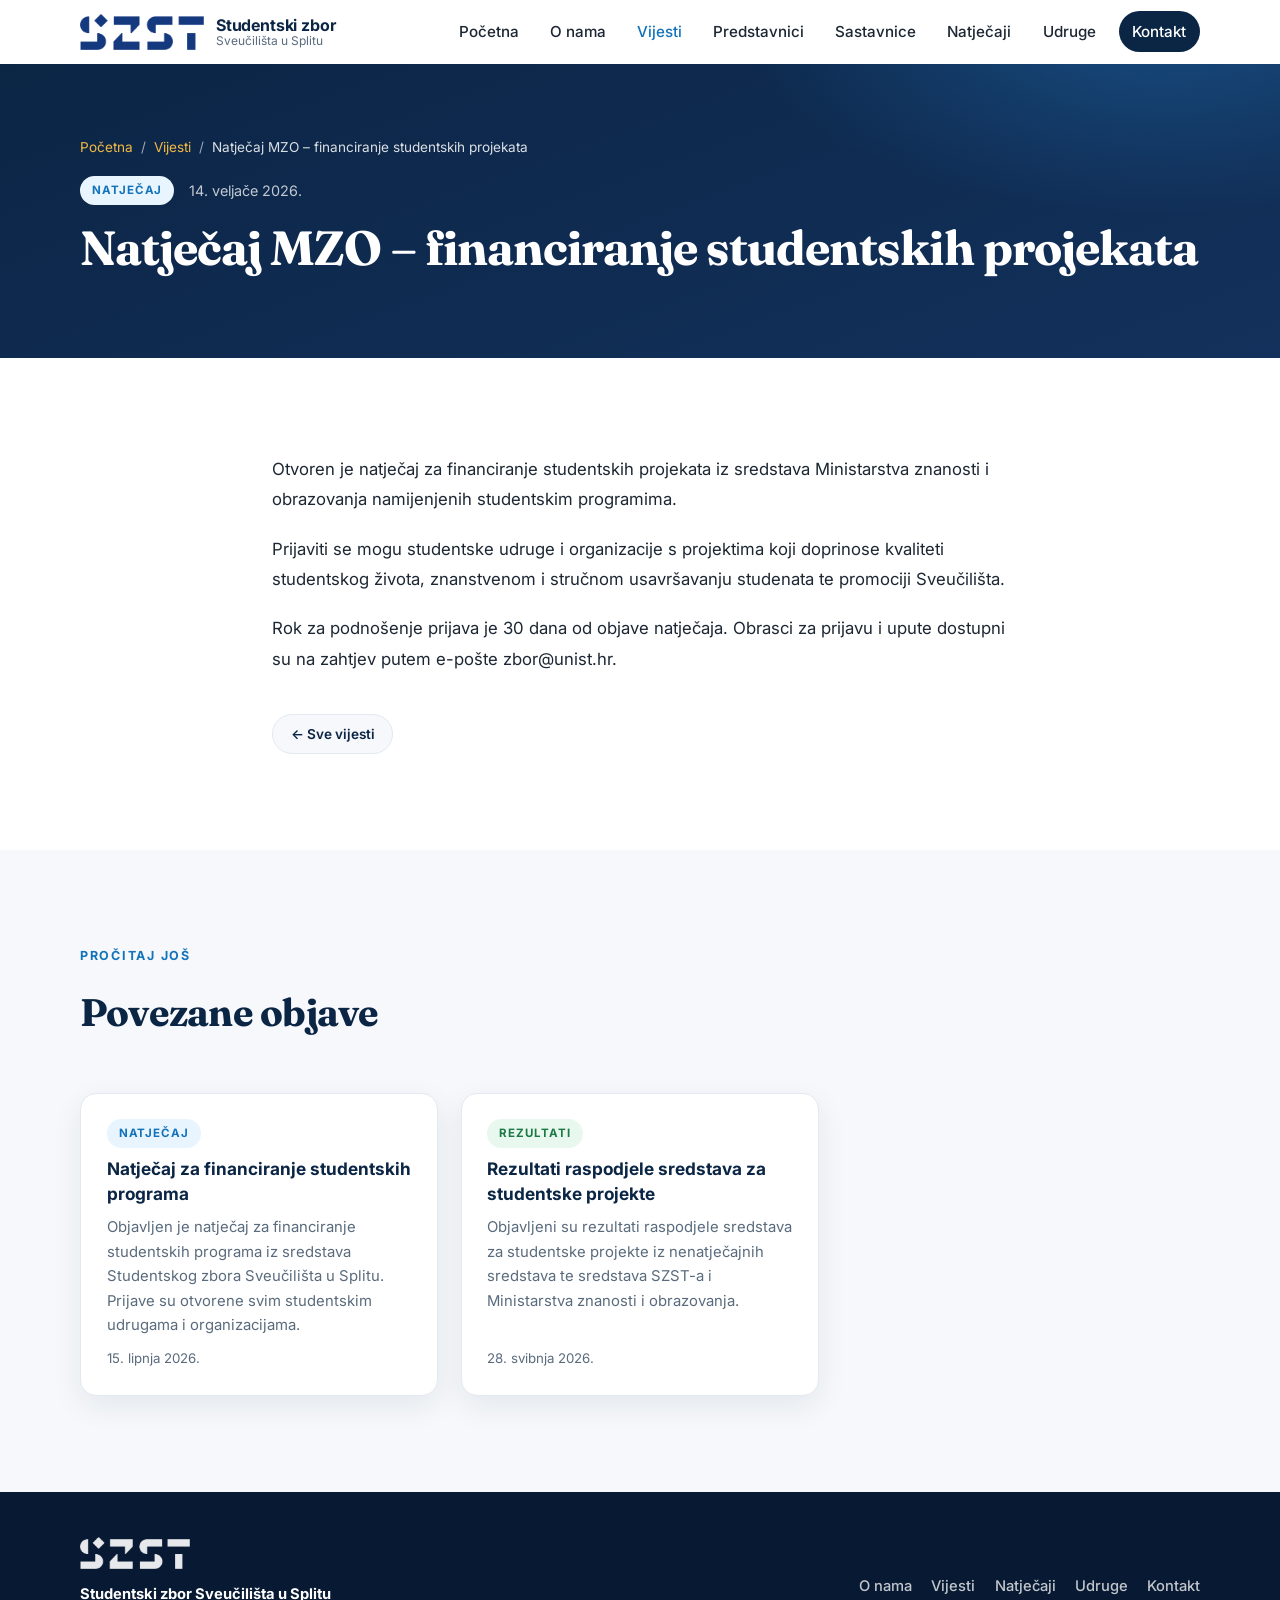
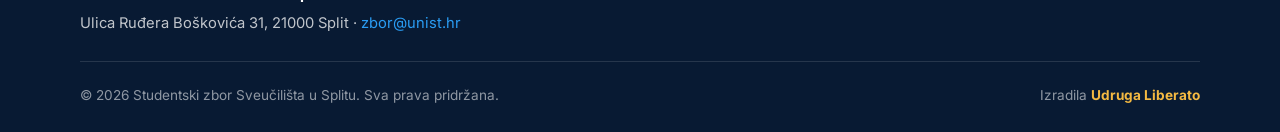
<file: vijesti/natjecaj-mzo-financiranje-studentskih-projekata/index.html>
<!DOCTYPE html>
<html lang="hr">
<head>
  <meta charset="UTF-8">
  <meta name="viewport" content="width=device-width, initial-scale=1.0">

  <title>Natječaj MZO – financiranje studentskih projekata | Studentski zbor Sveučilišta u Splitu</title>
  <meta name="description" content="Otvoren je natječaj za financiranje studentskih projekata iz sredstava Ministarstva znanosti i obrazovanja. Rok za prijavu je 30 dana od objave.">
  <meta name="author" content="Studentski zbor Sveučilišta u Splitu">
  <meta name="robots" content="index, follow, max-image-preview:large">
  <link rel="canonical" href="https://www.szst.unist.hr/vijesti/natjecaj-mzo-financiranje-studentskih-projekata/">
  <meta name="theme-color" content="#14397f">

  <meta property="og:type" content="article">
  <meta property="og:site_name" content="Studentski zbor Sveučilišta u Splitu">
  <meta property="og:title" content="Natječaj MZO – financiranje studentskih projekata | Studentski zbor Sveučilišta u Splitu">
  <meta property="og:description" content="Otvoren je natječaj za financiranje studentskih projekata iz sredstava Ministarstva znanosti i obrazovanja. Rok za prijavu je 30 dana od objave.">
  <meta property="og:url" content="https://www.szst.unist.hr/vijesti/natjecaj-mzo-financiranje-studentskih-projekata/">
  <meta property="og:image" content="https://www.szst.unist.hr/img/og-image.png">
  <meta property="og:image:width" content="1200">
  <meta property="og:image:height" content="630">
  <meta property="og:locale" content="hr_HR">

  <meta name="twitter:card" content="summary_large_image">
  <meta name="twitter:title" content="Natječaj MZO – financiranje studentskih projekata | Studentski zbor Sveučilišta u Splitu">
  <meta name="twitter:description" content="Otvoren je natječaj za financiranje studentskih projekata iz sredstava Ministarstva znanosti i obrazovanja. Rok za prijavu je 30 dana od objave.">
  <meta name="twitter:image" content="https://www.szst.unist.hr/img/og-image.png">

  <link rel="icon" type="image/png" href="../../img/favicon.png">
  <link rel="apple-touch-icon" href="../../img/apple-touch-icon.png">

  <link rel="preconnect" href="https://fonts.googleapis.com">
  <link rel="preconnect" href="https://fonts.gstatic.com" crossorigin>
  <link href="https://fonts.googleapis.com/css2?family=Inter:wght@400;500;600;700;800&family=Fraunces:opsz,wght@9..144,600;9..144,700&display=swap" rel="stylesheet">

  <link rel="stylesheet" href="../../css/style.css">

  <script type="application/ld+json">
  {
    "@context": "https://schema.org",
    "@type": "BlogPosting",
    "headline": "Natječaj MZO – financiranje studentskih projekata",
    "description": "Otvoren je natječaj za financiranje studentskih projekata iz sredstava Ministarstva znanosti i obrazovanja. Rok za prijavu je 30 dana od objave.",
    "datePublished": "2026-02-14",
    "inLanguage": "hr",
    "mainEntityOfPage": "https://www.szst.unist.hr/vijesti/natjecaj-mzo-financiranje-studentskih-projekata/",
    "image": "https://www.szst.unist.hr/img/og-image.png",
    "author": {
      "@type": "Organization",
      "name": "Studentski zbor Sveučilišta u Splitu",
      "url": "https://www.szst.unist.hr/"
    },
    "publisher": {
      "@type": "Organization",
      "name": "Studentski zbor Sveučilišta u Splitu",
      "logo": { "@type": "ImageObject", "url": "https://www.szst.unist.hr/img/logo.png" }
    }
  }
  </script>
</head>
<body>

  <a class="skip-link" href="#main">Preskoči na sadržaj</a>

  <header class="site-header" id="top">
    <nav class="nav container" aria-label="Glavna navigacija">
      <a class="brand" href="../../">
        <img class="brand-logo" src="../../img/logo.png" alt="SZST logotip" width="124" height="36">
        <span class="brand-text">
          <strong>Studentski zbor</strong>
          <small>Sveučilišta u Splitu</small>
        </span>
      </a>

      <button class="nav-toggle" aria-expanded="false" aria-controls="nav-menu" aria-label="Otvori izbornik">
        <span></span><span></span><span></span>
      </button>

      <ul class="nav-menu" id="nav-menu">
        <li><a href="../../">Početna</a></li>
        <li><a href="../../o-nama/">O nama</a></li>
        <li><a href="../../vijesti/" class="active">Vijesti</a></li>
        <li><a href="../../studentski-predstavnici/">Predstavnici</a></li>
        <li><a href="../../sastavnice/">Sastavnice</a></li>
        <li><a href="../../natjecaji/">Natječaji</a></li>
        <li><a href="../../udruge/">Udruge</a></li>
        <li><a href="../../kontakt/" class="nav-cta">Kontakt</a></li>
      </ul>
    </nav>
  </header>

    <section class="page-hero">
      <div class="container">
        <nav class="breadcrumbs" aria-label="Putanja">
          <a href="../../">Početna</a> <span aria-hidden="true">/</span>
          <a href="../">Vijesti</a> <span aria-hidden="true">/</span>
          <span>Natječaj MZO – financiranje studentskih projekata</span>
        </nav>
        <div class="article-meta reveal">
          <span class="news-tag tag-natjecaj">Natječaj</span>
          <time datetime="2026-02-14">14. veljače 2026.</time>
        </div>
        <h1 class="reveal">Natječaj MZO – financiranje studentskih projekata</h1>
      </div>
    </section>

    <main id="main">

    <article class="section article">
      <div class="container article-container">
        <div class="article-body reveal">
          <p>Otvoren je natječaj za financiranje studentskih projekata iz sredstava Ministarstva znanosti i obrazovanja namijenjenih studentskim programima.</p>
          <p>Prijaviti se mogu studentske udruge i organizacije s projektima koji doprinose kvaliteti studentskog života, znanstvenom i stručnom usavršavanju studenata te promociji Sveučilišta.</p>
          <p>Rok za podnošenje prijava je 30 dana od objave natječaja. Obrasci za prijavu i upute dostupni su na zahtjev putem e-pošte zbor@unist.hr.</p>
        </div>
        <p class="article-back">
          <a class="btn btn-small" href="../">← Sve vijesti</a>
        </p>
      </div>
    </article>

    <section class="section section-alt">
      <div class="container">
        <header class="section-head reveal">
          <p class="eyebrow">Pročitaj još</p>
          <h2>Povezane objave</h2>
        </header>
        <div class="grid grid-3">
          <article class="news-card reveal" data-category="natjecaj">
            <div class="news-tag tag-natjecaj">Natječaj</div>
            <h3><a href="../natjecaj-za-financiranje-studentskih-programa/">Natječaj za financiranje studentskih programa</a></h3>
            <p>Objavljen je natječaj za financiranje studentskih programa iz sredstava Studentskog zbora Sveučilišta u Splitu. Prijave su otvorene svim studentskim udrugama i organizacijama.</p>
            <footer class="news-meta">
              <time datetime="2026-06-15">15. lipnja 2026.</time>
            </footer>
          </article>
          <article class="news-card reveal" data-category="rezultati">
            <div class="news-tag tag-rezultati">Rezultati</div>
            <h3><a href="../rezultati-raspodjele-sredstava-za-studentske-projekte/">Rezultati raspodjele sredstava za studentske projekte</a></h3>
            <p>Objavljeni su rezultati raspodjele sredstava za studentske projekte iz nenatječajnih sredstava te sredstava SZST-a i Ministarstva znanosti i obrazovanja.</p>
            <footer class="news-meta">
              <time datetime="2026-05-28">28. svibnja 2026.</time>
            </footer>
          </article>
        </div>
      </div>
    </section>

    </main>

  <footer class="site-footer">
    <div class="container footer-grid">
      <div class="footer-brand">
        <img class="footer-logo" src="../../img/logo-white.png" alt="" width="110" height="32" loading="lazy">
        <strong>Studentski zbor Sveučilišta u Splitu</strong>
        <p>Ulica Ruđera Boškovića 31, 21000 Split · <a href="mailto:zbor@unist.hr">zbor@unist.hr</a></p>
      </div>
      <nav class="footer-nav" aria-label="Navigacija podnožja">
        <a href="../../o-nama/">O nama</a>
        <a href="../../vijesti/">Vijesti</a>
        <a href="../../natjecaji/">Natječaji</a>
        <a href="../../udruge/">Udruge</a>
        <a href="../../kontakt/">Kontakt</a>
      </nav>
    </div>
    <div class="container footer-bottom">
      <p>© <span id="year">2026</span> Studentski zbor Sveučilišta u Splitu. Sva prava pridržana.</p>
      <p class="credit">Izradila <a href="https://udruga-liberato.hr/" target="_blank" rel="noopener">Udruga Liberato</a></p>
    </div>
  </footer>

  <script src="../../js/main.js" defer></script>
</body>
</html>
</file>
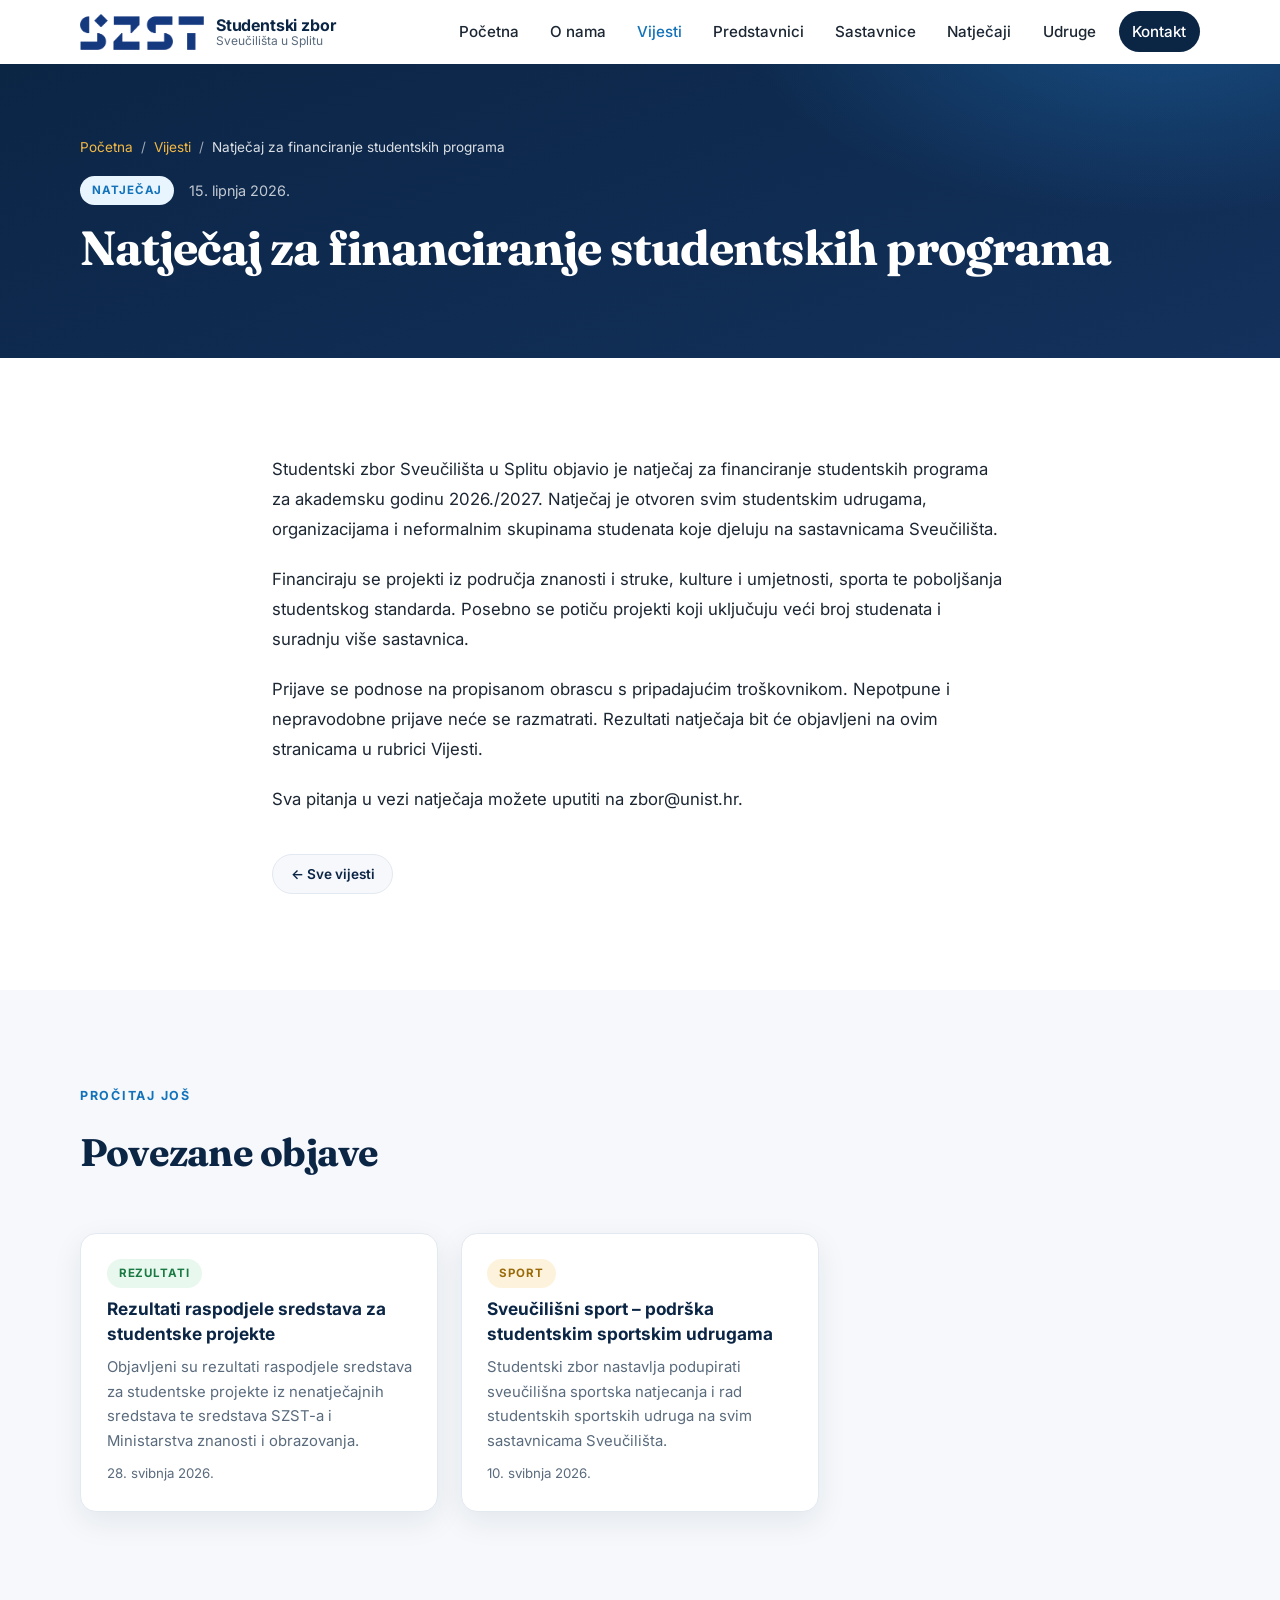
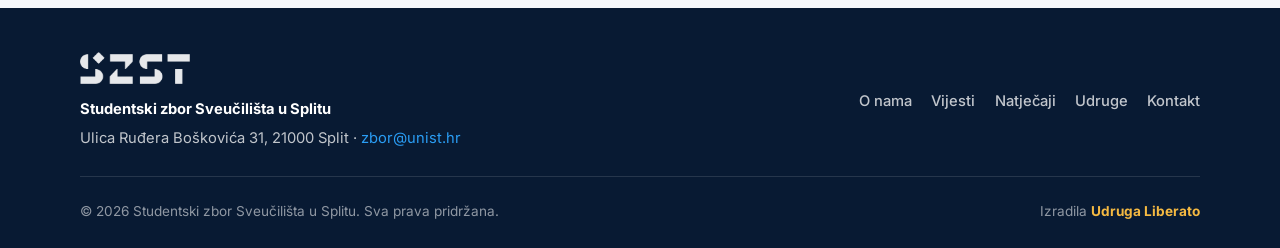
<file: vijesti/natjecaj-za-financiranje-studentskih-programa/index.html>
<!DOCTYPE html>
<html lang="hr">
<head>
  <meta charset="UTF-8">
  <meta name="viewport" content="width=device-width, initial-scale=1.0">

  <title>Natječaj za financiranje studentskih programa | Studentski zbor Sveučilišta u Splitu</title>
  <meta name="description" content="Objavljen je natječaj za financiranje studentskih programa iz sredstava Studentskog zbora Sveučilišta u Splitu. Prijave su otvorene svim studentskim udruga">
  <meta name="author" content="Studentski zbor Sveučilišta u Splitu">
  <meta name="robots" content="index, follow, max-image-preview:large">
  <link rel="canonical" href="https://www.szst.unist.hr/vijesti/natjecaj-za-financiranje-studentskih-programa/">
  <meta name="theme-color" content="#14397f">

  <meta property="og:type" content="article">
  <meta property="og:site_name" content="Studentski zbor Sveučilišta u Splitu">
  <meta property="og:title" content="Natječaj za financiranje studentskih programa | Studentski zbor Sveučilišta u Splitu">
  <meta property="og:description" content="Objavljen je natječaj za financiranje studentskih programa iz sredstava Studentskog zbora Sveučilišta u Splitu. Prijave su otvorene svim studentskim udruga">
  <meta property="og:url" content="https://www.szst.unist.hr/vijesti/natjecaj-za-financiranje-studentskih-programa/">
  <meta property="og:image" content="https://www.szst.unist.hr/img/og-image.png">
  <meta property="og:image:width" content="1200">
  <meta property="og:image:height" content="630">
  <meta property="og:locale" content="hr_HR">

  <meta name="twitter:card" content="summary_large_image">
  <meta name="twitter:title" content="Natječaj za financiranje studentskih programa | Studentski zbor Sveučilišta u Splitu">
  <meta name="twitter:description" content="Objavljen je natječaj za financiranje studentskih programa iz sredstava Studentskog zbora Sveučilišta u Splitu. Prijave su otvorene svim studentskim udruga">
  <meta name="twitter:image" content="https://www.szst.unist.hr/img/og-image.png">

  <link rel="icon" type="image/png" href="../../img/favicon.png">
  <link rel="apple-touch-icon" href="../../img/apple-touch-icon.png">

  <link rel="preconnect" href="https://fonts.googleapis.com">
  <link rel="preconnect" href="https://fonts.gstatic.com" crossorigin>
  <link href="https://fonts.googleapis.com/css2?family=Inter:wght@400;500;600;700;800&family=Fraunces:opsz,wght@9..144,600;9..144,700&display=swap" rel="stylesheet">

  <link rel="stylesheet" href="../../css/style.css">

  <script type="application/ld+json">
  {
    "@context": "https://schema.org",
    "@type": "BlogPosting",
    "headline": "Natječaj za financiranje studentskih programa",
    "description": "Objavljen je natječaj za financiranje studentskih programa iz sredstava Studentskog zbora Sveučilišta u Splitu. Prijave su otvorene svim studentskim udrugama i organizacijama.",
    "datePublished": "2026-06-15",
    "inLanguage": "hr",
    "mainEntityOfPage": "https://www.szst.unist.hr/vijesti/natjecaj-za-financiranje-studentskih-programa/",
    "image": "https://www.szst.unist.hr/img/og-image.png",
    "author": {
      "@type": "Organization",
      "name": "Studentski zbor Sveučilišta u Splitu",
      "url": "https://www.szst.unist.hr/"
    },
    "publisher": {
      "@type": "Organization",
      "name": "Studentski zbor Sveučilišta u Splitu",
      "logo": { "@type": "ImageObject", "url": "https://www.szst.unist.hr/img/logo.png" }
    }
  }
  </script>
</head>
<body>

  <a class="skip-link" href="#main">Preskoči na sadržaj</a>

  <header class="site-header" id="top">
    <nav class="nav container" aria-label="Glavna navigacija">
      <a class="brand" href="../../">
        <img class="brand-logo" src="../../img/logo.png" alt="SZST logotip" width="124" height="36">
        <span class="brand-text">
          <strong>Studentski zbor</strong>
          <small>Sveučilišta u Splitu</small>
        </span>
      </a>

      <button class="nav-toggle" aria-expanded="false" aria-controls="nav-menu" aria-label="Otvori izbornik">
        <span></span><span></span><span></span>
      </button>

      <ul class="nav-menu" id="nav-menu">
        <li><a href="../../">Početna</a></li>
        <li><a href="../../o-nama/">O nama</a></li>
        <li><a href="../../vijesti/" class="active">Vijesti</a></li>
        <li><a href="../../studentski-predstavnici/">Predstavnici</a></li>
        <li><a href="../../sastavnice/">Sastavnice</a></li>
        <li><a href="../../natjecaji/">Natječaji</a></li>
        <li><a href="../../udruge/">Udruge</a></li>
        <li><a href="../../kontakt/" class="nav-cta">Kontakt</a></li>
      </ul>
    </nav>
  </header>

    <section class="page-hero">
      <div class="container">
        <nav class="breadcrumbs" aria-label="Putanja">
          <a href="../../">Početna</a> <span aria-hidden="true">/</span>
          <a href="../">Vijesti</a> <span aria-hidden="true">/</span>
          <span>Natječaj za financiranje studentskih programa</span>
        </nav>
        <div class="article-meta reveal">
          <span class="news-tag tag-natjecaj">Natječaj</span>
          <time datetime="2026-06-15">15. lipnja 2026.</time>
        </div>
        <h1 class="reveal">Natječaj za financiranje studentskih programa</h1>
      </div>
    </section>

    <main id="main">

    <article class="section article">
      <div class="container article-container">
        <div class="article-body reveal">
          <p>Studentski zbor Sveučilišta u Splitu objavio je natječaj za financiranje studentskih programa za akademsku godinu 2026./2027. Natječaj je otvoren svim studentskim udrugama, organizacijama i neformalnim skupinama studenata koje djeluju na sastavnicama Sveučilišta.</p>
          <p>Financiraju se projekti iz područja znanosti i struke, kulture i umjetnosti, sporta te poboljšanja studentskog standarda. Posebno se potiču projekti koji uključuju veći broj studenata i suradnju više sastavnica.</p>
          <p>Prijave se podnose na propisanom obrascu s pripadajućim troškovnikom. Nepotpune i nepravodobne prijave neće se razmatrati. Rezultati natječaja bit će objavljeni na ovim stranicama u rubrici Vijesti.</p>
          <p>Sva pitanja u vezi natječaja možete uputiti na zbor@unist.hr.</p>
        </div>
        <p class="article-back">
          <a class="btn btn-small" href="../">← Sve vijesti</a>
        </p>
      </div>
    </article>

    <section class="section section-alt">
      <div class="container">
        <header class="section-head reveal">
          <p class="eyebrow">Pročitaj još</p>
          <h2>Povezane objave</h2>
        </header>
        <div class="grid grid-3">
          <article class="news-card reveal" data-category="rezultati">
            <div class="news-tag tag-rezultati">Rezultati</div>
            <h3><a href="../rezultati-raspodjele-sredstava-za-studentske-projekte/">Rezultati raspodjele sredstava za studentske projekte</a></h3>
            <p>Objavljeni su rezultati raspodjele sredstava za studentske projekte iz nenatječajnih sredstava te sredstava SZST-a i Ministarstva znanosti i obrazovanja.</p>
            <footer class="news-meta">
              <time datetime="2026-05-28">28. svibnja 2026.</time>
            </footer>
          </article>
          <article class="news-card reveal" data-category="sport">
            <div class="news-tag tag-sport">Sport</div>
            <h3><a href="../sveucilisni-sport-podrska-sportskim-udrugama/">Sveučilišni sport – podrška studentskim sportskim udrugama</a></h3>
            <p>Studentski zbor nastavlja podupirati sveučilišna sportska natjecanja i rad studentskih sportskih udruga na svim sastavnicama Sveučilišta.</p>
            <footer class="news-meta">
              <time datetime="2026-05-10">10. svibnja 2026.</time>
            </footer>
          </article>
        </div>
      </div>
    </section>

    </main>

  <footer class="site-footer">
    <div class="container footer-grid">
      <div class="footer-brand">
        <img class="footer-logo" src="../../img/logo-white.png" alt="" width="110" height="32" loading="lazy">
        <strong>Studentski zbor Sveučilišta u Splitu</strong>
        <p>Ulica Ruđera Boškovića 31, 21000 Split · <a href="mailto:zbor@unist.hr">zbor@unist.hr</a></p>
      </div>
      <nav class="footer-nav" aria-label="Navigacija podnožja">
        <a href="../../o-nama/">O nama</a>
        <a href="../../vijesti/">Vijesti</a>
        <a href="../../natjecaji/">Natječaji</a>
        <a href="../../udruge/">Udruge</a>
        <a href="../../kontakt/">Kontakt</a>
      </nav>
    </div>
    <div class="container footer-bottom">
      <p>© <span id="year">2026</span> Studentski zbor Sveučilišta u Splitu. Sva prava pridržana.</p>
      <p class="credit">Izradila <a href="https://udruga-liberato.hr/" target="_blank" rel="noopener">Udruga Liberato</a></p>
    </div>
  </footer>

  <script src="../../js/main.js" defer></script>
</body>
</html>
</file>
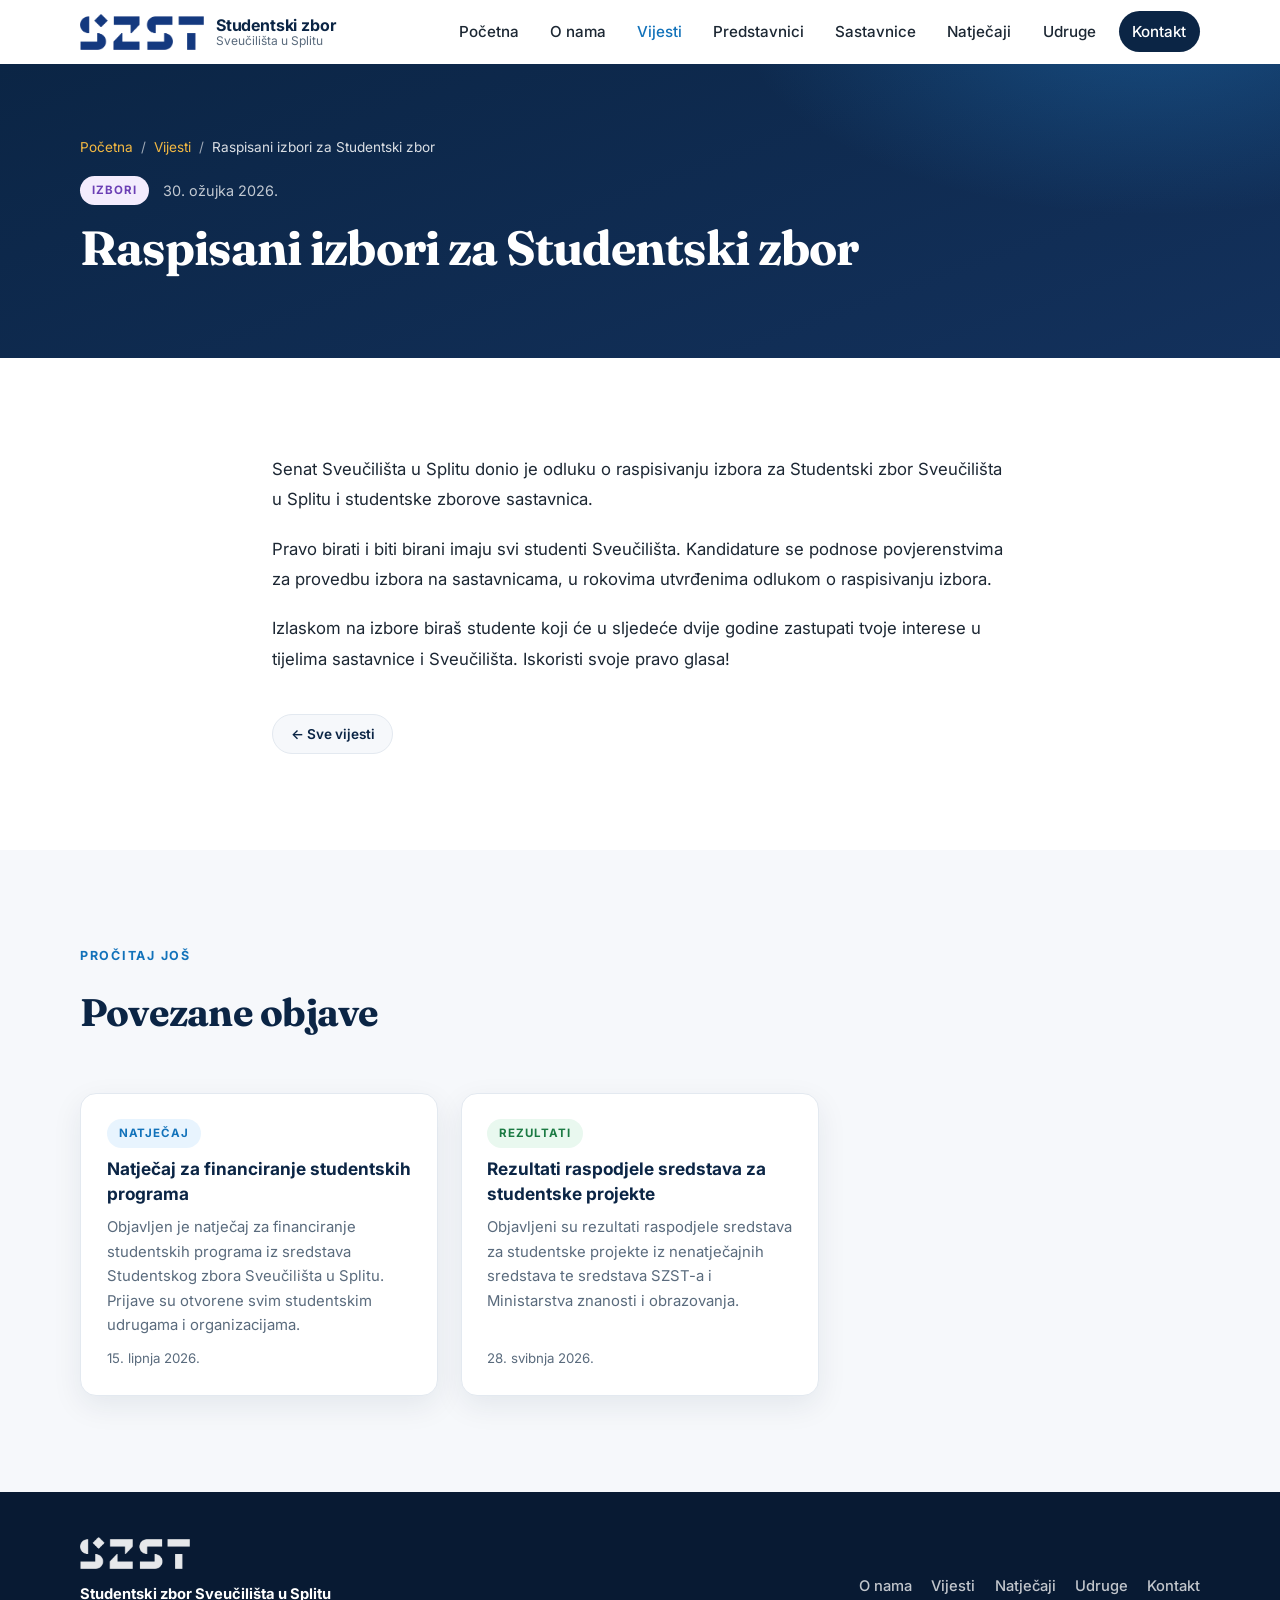
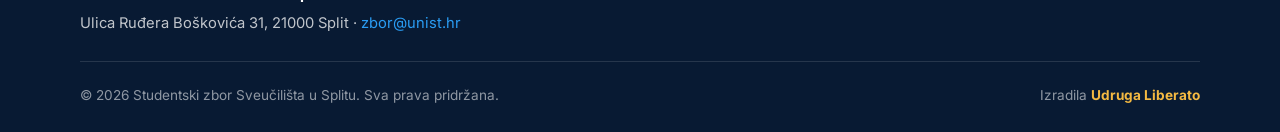
<file: vijesti/raspisani-izbori-za-studentski-zbor/index.html>
<!DOCTYPE html>
<html lang="hr">
<head>
  <meta charset="UTF-8">
  <meta name="viewport" content="width=device-width, initial-scale=1.0">

  <title>Raspisani izbori za Studentski zbor | Studentski zbor Sveučilišta u Splitu</title>
  <meta name="description" content="Sveučilište u Splitu donijelo je odluku o raspisivanju izbora za Studentski zbor Sveučilišta i studentske zborove sastavnica.">
  <meta name="author" content="Studentski zbor Sveučilišta u Splitu">
  <meta name="robots" content="index, follow, max-image-preview:large">
  <link rel="canonical" href="https://www.szst.unist.hr/vijesti/raspisani-izbori-za-studentski-zbor/">
  <meta name="theme-color" content="#14397f">

  <meta property="og:type" content="article">
  <meta property="og:site_name" content="Studentski zbor Sveučilišta u Splitu">
  <meta property="og:title" content="Raspisani izbori za Studentski zbor | Studentski zbor Sveučilišta u Splitu">
  <meta property="og:description" content="Sveučilište u Splitu donijelo je odluku o raspisivanju izbora za Studentski zbor Sveučilišta i studentske zborove sastavnica.">
  <meta property="og:url" content="https://www.szst.unist.hr/vijesti/raspisani-izbori-za-studentski-zbor/">
  <meta property="og:image" content="https://www.szst.unist.hr/img/og-image.png">
  <meta property="og:image:width" content="1200">
  <meta property="og:image:height" content="630">
  <meta property="og:locale" content="hr_HR">

  <meta name="twitter:card" content="summary_large_image">
  <meta name="twitter:title" content="Raspisani izbori za Studentski zbor | Studentski zbor Sveučilišta u Splitu">
  <meta name="twitter:description" content="Sveučilište u Splitu donijelo je odluku o raspisivanju izbora za Studentski zbor Sveučilišta i studentske zborove sastavnica.">
  <meta name="twitter:image" content="https://www.szst.unist.hr/img/og-image.png">

  <link rel="icon" type="image/png" href="../../img/favicon.png">
  <link rel="apple-touch-icon" href="../../img/apple-touch-icon.png">

  <link rel="preconnect" href="https://fonts.googleapis.com">
  <link rel="preconnect" href="https://fonts.gstatic.com" crossorigin>
  <link href="https://fonts.googleapis.com/css2?family=Inter:wght@400;500;600;700;800&family=Fraunces:opsz,wght@9..144,600;9..144,700&display=swap" rel="stylesheet">

  <link rel="stylesheet" href="../../css/style.css">

  <script type="application/ld+json">
  {
    "@context": "https://schema.org",
    "@type": "BlogPosting",
    "headline": "Raspisani izbori za Studentski zbor",
    "description": "Sveučilište u Splitu donijelo je odluku o raspisivanju izbora za Studentski zbor Sveučilišta i studentske zborove sastavnica.",
    "datePublished": "2026-03-30",
    "inLanguage": "hr",
    "mainEntityOfPage": "https://www.szst.unist.hr/vijesti/raspisani-izbori-za-studentski-zbor/",
    "image": "https://www.szst.unist.hr/img/og-image.png",
    "author": {
      "@type": "Organization",
      "name": "Studentski zbor Sveučilišta u Splitu",
      "url": "https://www.szst.unist.hr/"
    },
    "publisher": {
      "@type": "Organization",
      "name": "Studentski zbor Sveučilišta u Splitu",
      "logo": { "@type": "ImageObject", "url": "https://www.szst.unist.hr/img/logo.png" }
    }
  }
  </script>
</head>
<body>

  <a class="skip-link" href="#main">Preskoči na sadržaj</a>

  <header class="site-header" id="top">
    <nav class="nav container" aria-label="Glavna navigacija">
      <a class="brand" href="../../">
        <img class="brand-logo" src="../../img/logo.png" alt="SZST logotip" width="124" height="36">
        <span class="brand-text">
          <strong>Studentski zbor</strong>
          <small>Sveučilišta u Splitu</small>
        </span>
      </a>

      <button class="nav-toggle" aria-expanded="false" aria-controls="nav-menu" aria-label="Otvori izbornik">
        <span></span><span></span><span></span>
      </button>

      <ul class="nav-menu" id="nav-menu">
        <li><a href="../../">Početna</a></li>
        <li><a href="../../o-nama/">O nama</a></li>
        <li><a href="../../vijesti/" class="active">Vijesti</a></li>
        <li><a href="../../studentski-predstavnici/">Predstavnici</a></li>
        <li><a href="../../sastavnice/">Sastavnice</a></li>
        <li><a href="../../natjecaji/">Natječaji</a></li>
        <li><a href="../../udruge/">Udruge</a></li>
        <li><a href="../../kontakt/" class="nav-cta">Kontakt</a></li>
      </ul>
    </nav>
  </header>

    <section class="page-hero">
      <div class="container">
        <nav class="breadcrumbs" aria-label="Putanja">
          <a href="../../">Početna</a> <span aria-hidden="true">/</span>
          <a href="../">Vijesti</a> <span aria-hidden="true">/</span>
          <span>Raspisani izbori za Studentski zbor</span>
        </nav>
        <div class="article-meta reveal">
          <span class="news-tag tag-izbori">Izbori</span>
          <time datetime="2026-03-30">30. ožujka 2026.</time>
        </div>
        <h1 class="reveal">Raspisani izbori za Studentski zbor</h1>
      </div>
    </section>

    <main id="main">

    <article class="section article">
      <div class="container article-container">
        <div class="article-body reveal">
          <p>Senat Sveučilišta u Splitu donio je odluku o raspisivanju izbora za Studentski zbor Sveučilišta u Splitu i studentske zborove sastavnica.</p>
          <p>Pravo birati i biti birani imaju svi studenti Sveučilišta. Kandidature se podnose povjerenstvima za provedbu izbora na sastavnicama, u rokovima utvrđenima odlukom o raspisivanju izbora.</p>
          <p>Izlaskom na izbore biraš studente koji će u sljedeće dvije godine zastupati tvoje interese u tijelima sastavnice i Sveučilišta. Iskoristi svoje pravo glasa!</p>
        </div>
        <p class="article-back">
          <a class="btn btn-small" href="../">← Sve vijesti</a>
        </p>
      </div>
    </article>

    <section class="section section-alt">
      <div class="container">
        <header class="section-head reveal">
          <p class="eyebrow">Pročitaj još</p>
          <h2>Povezane objave</h2>
        </header>
        <div class="grid grid-3">
          <article class="news-card reveal" data-category="natjecaj">
            <div class="news-tag tag-natjecaj">Natječaj</div>
            <h3><a href="../natjecaj-za-financiranje-studentskih-programa/">Natječaj za financiranje studentskih programa</a></h3>
            <p>Objavljen je natječaj za financiranje studentskih programa iz sredstava Studentskog zbora Sveučilišta u Splitu. Prijave su otvorene svim studentskim udrugama i organizacijama.</p>
            <footer class="news-meta">
              <time datetime="2026-06-15">15. lipnja 2026.</time>
            </footer>
          </article>
          <article class="news-card reveal" data-category="rezultati">
            <div class="news-tag tag-rezultati">Rezultati</div>
            <h3><a href="../rezultati-raspodjele-sredstava-za-studentske-projekte/">Rezultati raspodjele sredstava za studentske projekte</a></h3>
            <p>Objavljeni su rezultati raspodjele sredstava za studentske projekte iz nenatječajnih sredstava te sredstava SZST-a i Ministarstva znanosti i obrazovanja.</p>
            <footer class="news-meta">
              <time datetime="2026-05-28">28. svibnja 2026.</time>
            </footer>
          </article>
        </div>
      </div>
    </section>

    </main>

  <footer class="site-footer">
    <div class="container footer-grid">
      <div class="footer-brand">
        <img class="footer-logo" src="../../img/logo-white.png" alt="" width="110" height="32" loading="lazy">
        <strong>Studentski zbor Sveučilišta u Splitu</strong>
        <p>Ulica Ruđera Boškovića 31, 21000 Split · <a href="mailto:zbor@unist.hr">zbor@unist.hr</a></p>
      </div>
      <nav class="footer-nav" aria-label="Navigacija podnožja">
        <a href="../../o-nama/">O nama</a>
        <a href="../../vijesti/">Vijesti</a>
        <a href="../../natjecaji/">Natječaji</a>
        <a href="../../udruge/">Udruge</a>
        <a href="../../kontakt/">Kontakt</a>
      </nav>
    </div>
    <div class="container footer-bottom">
      <p>© <span id="year">2026</span> Studentski zbor Sveučilišta u Splitu. Sva prava pridržana.</p>
      <p class="credit">Izradila <a href="https://udruga-liberato.hr/" target="_blank" rel="noopener">Udruga Liberato</a></p>
    </div>
  </footer>

  <script src="../../js/main.js" defer></script>
</body>
</html>
</file>
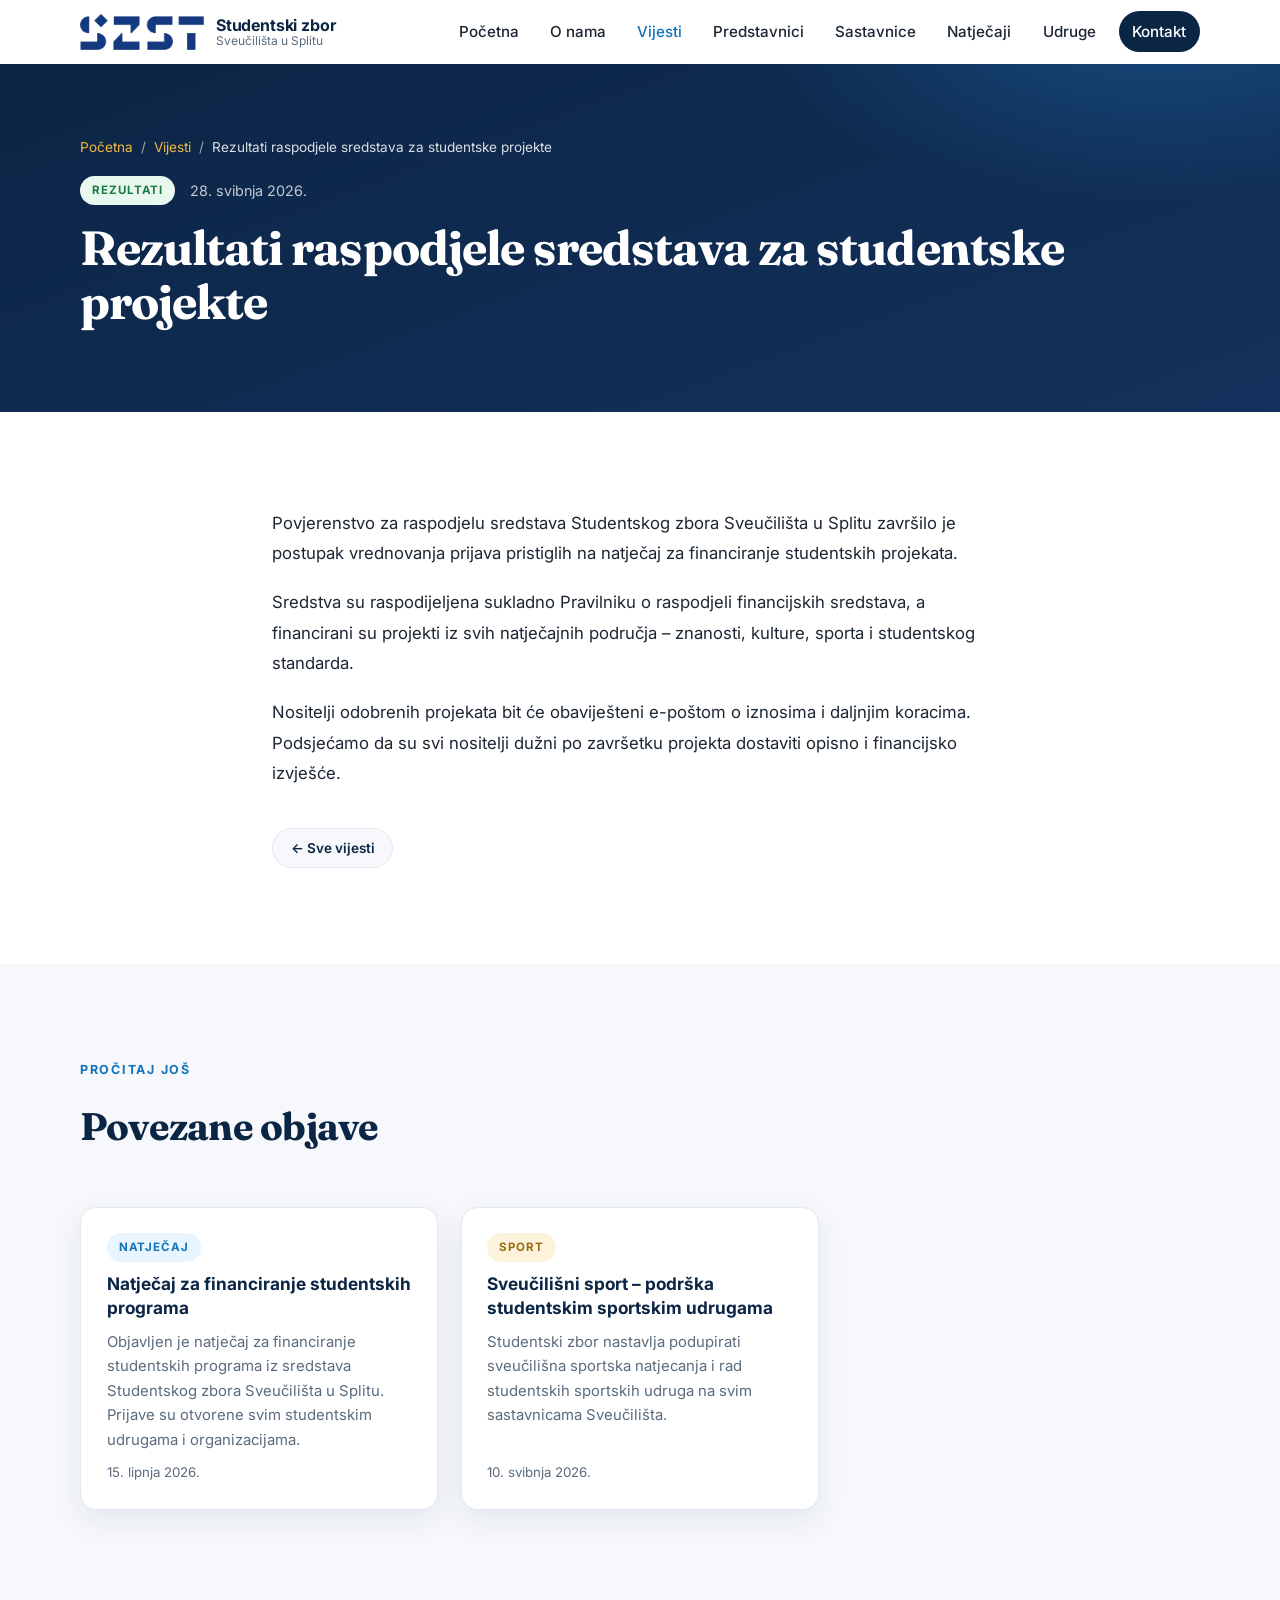
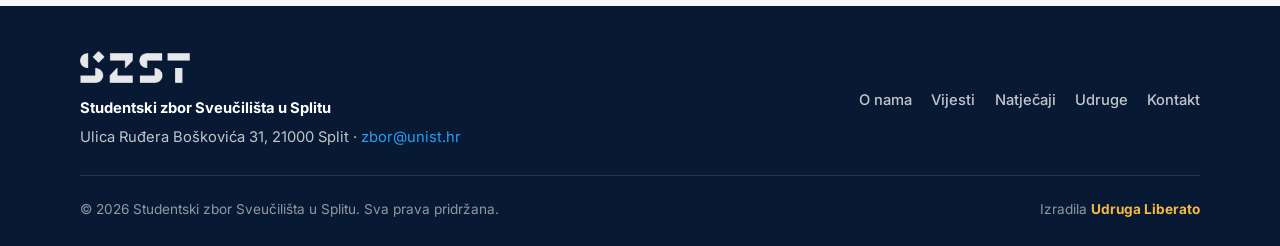
<file: vijesti/rezultati-raspodjele-sredstava-za-studentske-projekte/index.html>
<!DOCTYPE html>
<html lang="hr">
<head>
  <meta charset="UTF-8">
  <meta name="viewport" content="width=device-width, initial-scale=1.0">

  <title>Rezultati raspodjele sredstava za studentske projekte | Studentski zbor Sveučilišta u Splitu</title>
  <meta name="description" content="Objavljeni su rezultati raspodjele sredstava za studentske projekte iz nenatječajnih sredstava te sredstava SZST-a i Ministarstva znanosti i obrazovanja.">
  <meta name="author" content="Studentski zbor Sveučilišta u Splitu">
  <meta name="robots" content="index, follow, max-image-preview:large">
  <link rel="canonical" href="https://www.szst.unist.hr/vijesti/rezultati-raspodjele-sredstava-za-studentske-projekte/">
  <meta name="theme-color" content="#14397f">

  <meta property="og:type" content="article">
  <meta property="og:site_name" content="Studentski zbor Sveučilišta u Splitu">
  <meta property="og:title" content="Rezultati raspodjele sredstava za studentske projekte | Studentski zbor Sveučilišta u Splitu">
  <meta property="og:description" content="Objavljeni su rezultati raspodjele sredstava za studentske projekte iz nenatječajnih sredstava te sredstava SZST-a i Ministarstva znanosti i obrazovanja.">
  <meta property="og:url" content="https://www.szst.unist.hr/vijesti/rezultati-raspodjele-sredstava-za-studentske-projekte/">
  <meta property="og:image" content="https://www.szst.unist.hr/img/og-image.png">
  <meta property="og:image:width" content="1200">
  <meta property="og:image:height" content="630">
  <meta property="og:locale" content="hr_HR">

  <meta name="twitter:card" content="summary_large_image">
  <meta name="twitter:title" content="Rezultati raspodjele sredstava za studentske projekte | Studentski zbor Sveučilišta u Splitu">
  <meta name="twitter:description" content="Objavljeni su rezultati raspodjele sredstava za studentske projekte iz nenatječajnih sredstava te sredstava SZST-a i Ministarstva znanosti i obrazovanja.">
  <meta name="twitter:image" content="https://www.szst.unist.hr/img/og-image.png">

  <link rel="icon" type="image/png" href="../../img/favicon.png">
  <link rel="apple-touch-icon" href="../../img/apple-touch-icon.png">

  <link rel="preconnect" href="https://fonts.googleapis.com">
  <link rel="preconnect" href="https://fonts.gstatic.com" crossorigin>
  <link href="https://fonts.googleapis.com/css2?family=Inter:wght@400;500;600;700;800&family=Fraunces:opsz,wght@9..144,600;9..144,700&display=swap" rel="stylesheet">

  <link rel="stylesheet" href="../../css/style.css">

  <script type="application/ld+json">
  {
    "@context": "https://schema.org",
    "@type": "BlogPosting",
    "headline": "Rezultati raspodjele sredstava za studentske projekte",
    "description": "Objavljeni su rezultati raspodjele sredstava za studentske projekte iz nenatječajnih sredstava te sredstava SZST-a i Ministarstva znanosti i obrazovanja.",
    "datePublished": "2026-05-28",
    "inLanguage": "hr",
    "mainEntityOfPage": "https://www.szst.unist.hr/vijesti/rezultati-raspodjele-sredstava-za-studentske-projekte/",
    "image": "https://www.szst.unist.hr/img/og-image.png",
    "author": {
      "@type": "Organization",
      "name": "Studentski zbor Sveučilišta u Splitu",
      "url": "https://www.szst.unist.hr/"
    },
    "publisher": {
      "@type": "Organization",
      "name": "Studentski zbor Sveučilišta u Splitu",
      "logo": { "@type": "ImageObject", "url": "https://www.szst.unist.hr/img/logo.png" }
    }
  }
  </script>
</head>
<body>

  <a class="skip-link" href="#main">Preskoči na sadržaj</a>

  <header class="site-header" id="top">
    <nav class="nav container" aria-label="Glavna navigacija">
      <a class="brand" href="../../">
        <img class="brand-logo" src="../../img/logo.png" alt="SZST logotip" width="124" height="36">
        <span class="brand-text">
          <strong>Studentski zbor</strong>
          <small>Sveučilišta u Splitu</small>
        </span>
      </a>

      <button class="nav-toggle" aria-expanded="false" aria-controls="nav-menu" aria-label="Otvori izbornik">
        <span></span><span></span><span></span>
      </button>

      <ul class="nav-menu" id="nav-menu">
        <li><a href="../../">Početna</a></li>
        <li><a href="../../o-nama/">O nama</a></li>
        <li><a href="../../vijesti/" class="active">Vijesti</a></li>
        <li><a href="../../studentski-predstavnici/">Predstavnici</a></li>
        <li><a href="../../sastavnice/">Sastavnice</a></li>
        <li><a href="../../natjecaji/">Natječaji</a></li>
        <li><a href="../../udruge/">Udruge</a></li>
        <li><a href="../../kontakt/" class="nav-cta">Kontakt</a></li>
      </ul>
    </nav>
  </header>

    <section class="page-hero">
      <div class="container">
        <nav class="breadcrumbs" aria-label="Putanja">
          <a href="../../">Početna</a> <span aria-hidden="true">/</span>
          <a href="../">Vijesti</a> <span aria-hidden="true">/</span>
          <span>Rezultati raspodjele sredstava za studentske projekte</span>
        </nav>
        <div class="article-meta reveal">
          <span class="news-tag tag-rezultati">Rezultati</span>
          <time datetime="2026-05-28">28. svibnja 2026.</time>
        </div>
        <h1 class="reveal">Rezultati raspodjele sredstava za studentske projekte</h1>
      </div>
    </section>

    <main id="main">

    <article class="section article">
      <div class="container article-container">
        <div class="article-body reveal">
          <p>Povjerenstvo za raspodjelu sredstava Studentskog zbora Sveučilišta u Splitu završilo je postupak vrednovanja prijava pristiglih na natječaj za financiranje studentskih projekata.</p>
          <p>Sredstva su raspodijeljena sukladno Pravilniku o raspodjeli financijskih sredstava, a financirani su projekti iz svih natječajnih područja – znanosti, kulture, sporta i studentskog standarda.</p>
          <p>Nositelji odobrenih projekata bit će obaviješteni e-poštom o iznosima i daljnjim koracima. Podsjećamo da su svi nositelji dužni po završetku projekta dostaviti opisno i financijsko izvješće.</p>
        </div>
        <p class="article-back">
          <a class="btn btn-small" href="../">← Sve vijesti</a>
        </p>
      </div>
    </article>

    <section class="section section-alt">
      <div class="container">
        <header class="section-head reveal">
          <p class="eyebrow">Pročitaj još</p>
          <h2>Povezane objave</h2>
        </header>
        <div class="grid grid-3">
          <article class="news-card reveal" data-category="natjecaj">
            <div class="news-tag tag-natjecaj">Natječaj</div>
            <h3><a href="../natjecaj-za-financiranje-studentskih-programa/">Natječaj za financiranje studentskih programa</a></h3>
            <p>Objavljen je natječaj za financiranje studentskih programa iz sredstava Studentskog zbora Sveučilišta u Splitu. Prijave su otvorene svim studentskim udrugama i organizacijama.</p>
            <footer class="news-meta">
              <time datetime="2026-06-15">15. lipnja 2026.</time>
            </footer>
          </article>
          <article class="news-card reveal" data-category="sport">
            <div class="news-tag tag-sport">Sport</div>
            <h3><a href="../sveucilisni-sport-podrska-sportskim-udrugama/">Sveučilišni sport – podrška studentskim sportskim udrugama</a></h3>
            <p>Studentski zbor nastavlja podupirati sveučilišna sportska natjecanja i rad studentskih sportskih udruga na svim sastavnicama Sveučilišta.</p>
            <footer class="news-meta">
              <time datetime="2026-05-10">10. svibnja 2026.</time>
            </footer>
          </article>
        </div>
      </div>
    </section>

    </main>

  <footer class="site-footer">
    <div class="container footer-grid">
      <div class="footer-brand">
        <img class="footer-logo" src="../../img/logo-white.png" alt="" width="110" height="32" loading="lazy">
        <strong>Studentski zbor Sveučilišta u Splitu</strong>
        <p>Ulica Ruđera Boškovića 31, 21000 Split · <a href="mailto:zbor@unist.hr">zbor@unist.hr</a></p>
      </div>
      <nav class="footer-nav" aria-label="Navigacija podnožja">
        <a href="../../o-nama/">O nama</a>
        <a href="../../vijesti/">Vijesti</a>
        <a href="../../natjecaji/">Natječaji</a>
        <a href="../../udruge/">Udruge</a>
        <a href="../../kontakt/">Kontakt</a>
      </nav>
    </div>
    <div class="container footer-bottom">
      <p>© <span id="year">2026</span> Studentski zbor Sveučilišta u Splitu. Sva prava pridržana.</p>
      <p class="credit">Izradila <a href="https://udruga-liberato.hr/" target="_blank" rel="noopener">Udruga Liberato</a></p>
    </div>
  </footer>

  <script src="../../js/main.js" defer></script>
</body>
</html>
</file>
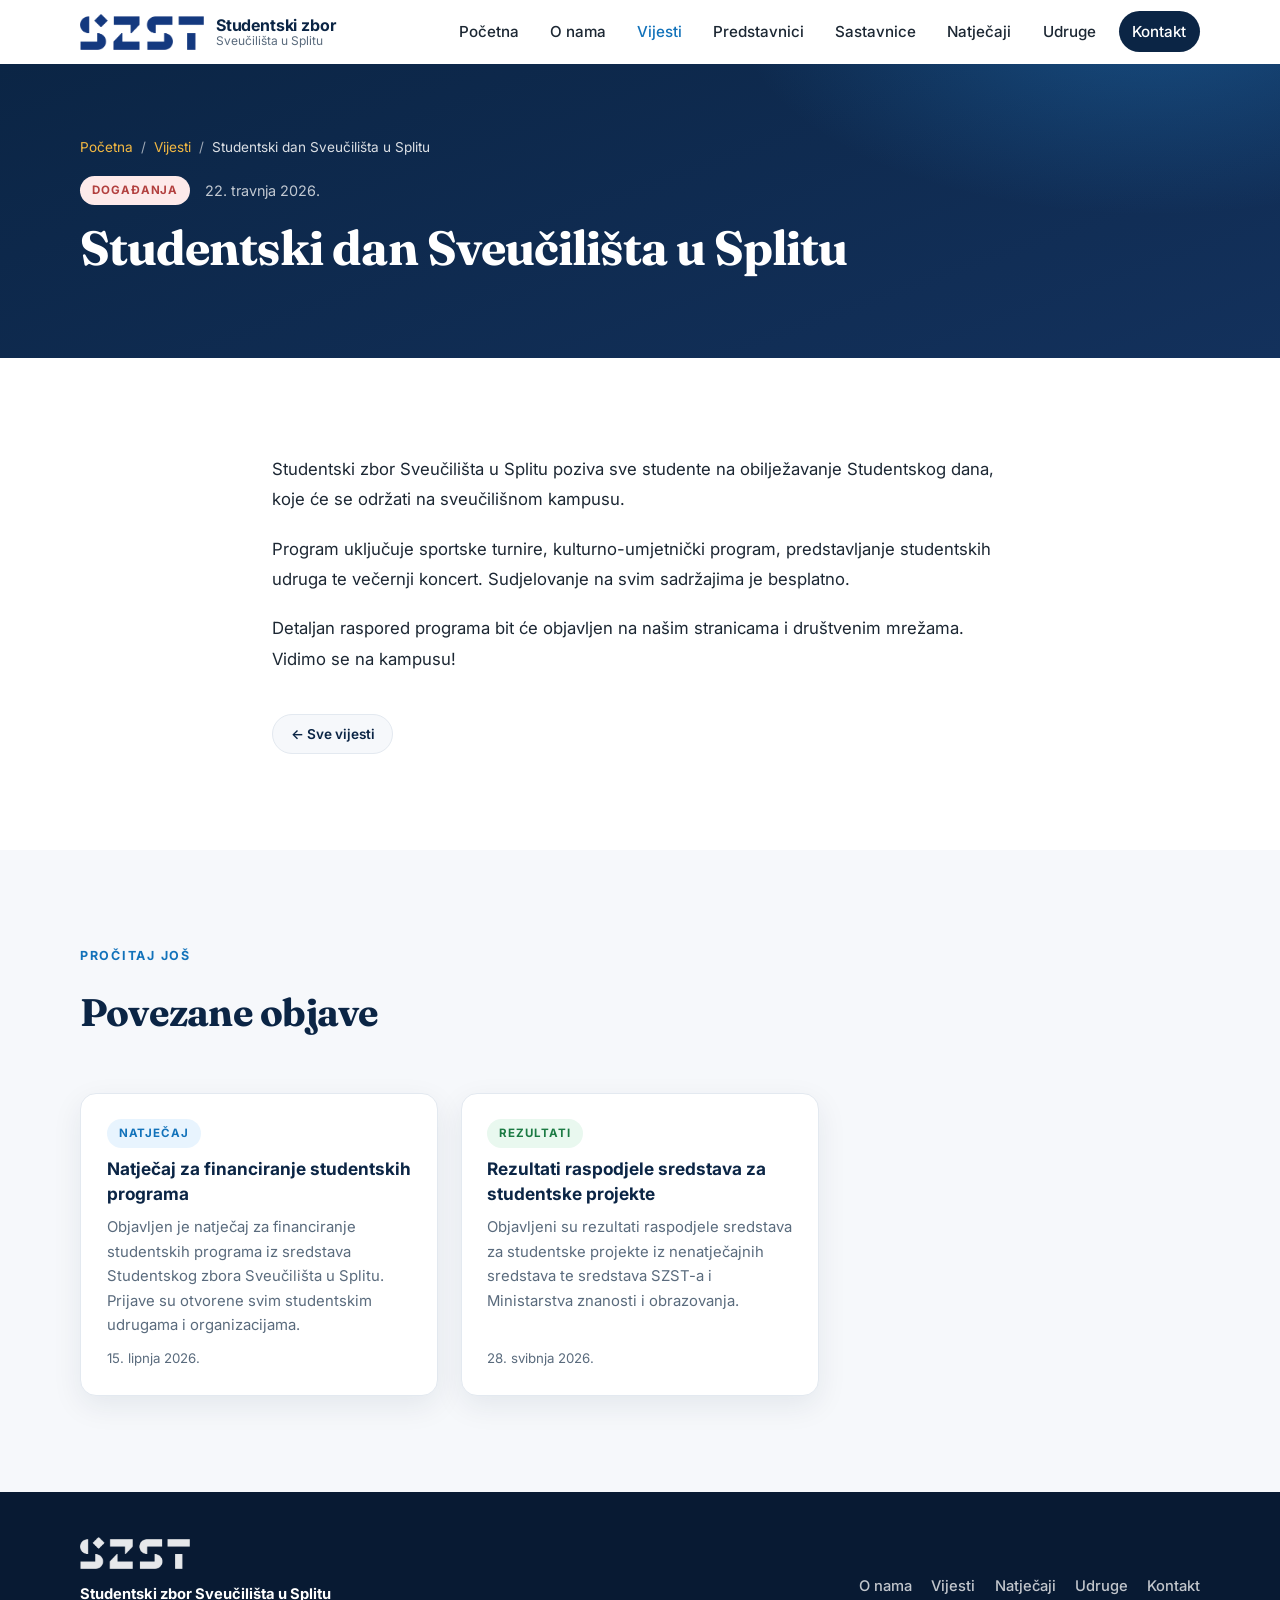
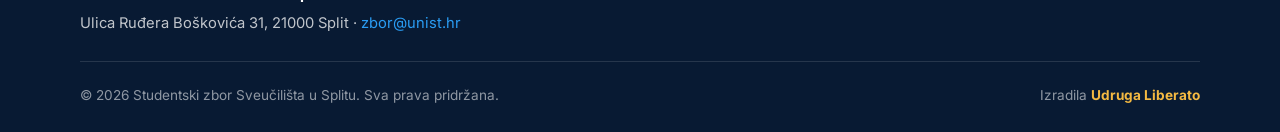
<file: vijesti/studentski-dan-sveucilista-u-splitu/index.html>
<!DOCTYPE html>
<html lang="hr">
<head>
  <meta charset="UTF-8">
  <meta name="viewport" content="width=device-width, initial-scale=1.0">

  <title>Studentski dan Sveučilišta u Splitu | Studentski zbor Sveučilišta u Splitu</title>
  <meta name="description" content="Poziv svim studentima na obilježavanje Studentskog dana – cjelodnevni program sportskih, kulturnih i zabavnih sadržaja na kampusu.">
  <meta name="author" content="Studentski zbor Sveučilišta u Splitu">
  <meta name="robots" content="index, follow, max-image-preview:large">
  <link rel="canonical" href="https://www.szst.unist.hr/vijesti/studentski-dan-sveucilista-u-splitu/">
  <meta name="theme-color" content="#14397f">

  <meta property="og:type" content="article">
  <meta property="og:site_name" content="Studentski zbor Sveučilišta u Splitu">
  <meta property="og:title" content="Studentski dan Sveučilišta u Splitu | Studentski zbor Sveučilišta u Splitu">
  <meta property="og:description" content="Poziv svim studentima na obilježavanje Studentskog dana – cjelodnevni program sportskih, kulturnih i zabavnih sadržaja na kampusu.">
  <meta property="og:url" content="https://www.szst.unist.hr/vijesti/studentski-dan-sveucilista-u-splitu/">
  <meta property="og:image" content="https://www.szst.unist.hr/img/og-image.png">
  <meta property="og:image:width" content="1200">
  <meta property="og:image:height" content="630">
  <meta property="og:locale" content="hr_HR">

  <meta name="twitter:card" content="summary_large_image">
  <meta name="twitter:title" content="Studentski dan Sveučilišta u Splitu | Studentski zbor Sveučilišta u Splitu">
  <meta name="twitter:description" content="Poziv svim studentima na obilježavanje Studentskog dana – cjelodnevni program sportskih, kulturnih i zabavnih sadržaja na kampusu.">
  <meta name="twitter:image" content="https://www.szst.unist.hr/img/og-image.png">

  <link rel="icon" type="image/png" href="../../img/favicon.png">
  <link rel="apple-touch-icon" href="../../img/apple-touch-icon.png">

  <link rel="preconnect" href="https://fonts.googleapis.com">
  <link rel="preconnect" href="https://fonts.gstatic.com" crossorigin>
  <link href="https://fonts.googleapis.com/css2?family=Inter:wght@400;500;600;700;800&family=Fraunces:opsz,wght@9..144,600;9..144,700&display=swap" rel="stylesheet">

  <link rel="stylesheet" href="../../css/style.css">

  <script type="application/ld+json">
  {
    "@context": "https://schema.org",
    "@type": "BlogPosting",
    "headline": "Studentski dan Sveučilišta u Splitu",
    "description": "Poziv svim studentima na obilježavanje Studentskog dana – cjelodnevni program sportskih, kulturnih i zabavnih sadržaja na kampusu.",
    "datePublished": "2026-04-22",
    "inLanguage": "hr",
    "mainEntityOfPage": "https://www.szst.unist.hr/vijesti/studentski-dan-sveucilista-u-splitu/",
    "image": "https://www.szst.unist.hr/img/og-image.png",
    "author": {
      "@type": "Organization",
      "name": "Studentski zbor Sveučilišta u Splitu",
      "url": "https://www.szst.unist.hr/"
    },
    "publisher": {
      "@type": "Organization",
      "name": "Studentski zbor Sveučilišta u Splitu",
      "logo": { "@type": "ImageObject", "url": "https://www.szst.unist.hr/img/logo.png" }
    }
  }
  </script>
</head>
<body>

  <a class="skip-link" href="#main">Preskoči na sadržaj</a>

  <header class="site-header" id="top">
    <nav class="nav container" aria-label="Glavna navigacija">
      <a class="brand" href="../../">
        <img class="brand-logo" src="../../img/logo.png" alt="SZST logotip" width="124" height="36">
        <span class="brand-text">
          <strong>Studentski zbor</strong>
          <small>Sveučilišta u Splitu</small>
        </span>
      </a>

      <button class="nav-toggle" aria-expanded="false" aria-controls="nav-menu" aria-label="Otvori izbornik">
        <span></span><span></span><span></span>
      </button>

      <ul class="nav-menu" id="nav-menu">
        <li><a href="../../">Početna</a></li>
        <li><a href="../../o-nama/">O nama</a></li>
        <li><a href="../../vijesti/" class="active">Vijesti</a></li>
        <li><a href="../../studentski-predstavnici/">Predstavnici</a></li>
        <li><a href="../../sastavnice/">Sastavnice</a></li>
        <li><a href="../../natjecaji/">Natječaji</a></li>
        <li><a href="../../udruge/">Udruge</a></li>
        <li><a href="../../kontakt/" class="nav-cta">Kontakt</a></li>
      </ul>
    </nav>
  </header>

    <section class="page-hero">
      <div class="container">
        <nav class="breadcrumbs" aria-label="Putanja">
          <a href="../../">Početna</a> <span aria-hidden="true">/</span>
          <a href="../">Vijesti</a> <span aria-hidden="true">/</span>
          <span>Studentski dan Sveučilišta u Splitu</span>
        </nav>
        <div class="article-meta reveal">
          <span class="news-tag tag-dogadanja">Događanja</span>
          <time datetime="2026-04-22">22. travnja 2026.</time>
        </div>
        <h1 class="reveal">Studentski dan Sveučilišta u Splitu</h1>
      </div>
    </section>

    <main id="main">

    <article class="section article">
      <div class="container article-container">
        <div class="article-body reveal">
          <p>Studentski zbor Sveučilišta u Splitu poziva sve studente na obilježavanje Studentskog dana, koje će se održati na sveučilišnom kampusu.</p>
          <p>Program uključuje sportske turnire, kulturno-umjetnički program, predstavljanje studentskih udruga te večernji koncert. Sudjelovanje na svim sadržajima je besplatno.</p>
          <p>Detaljan raspored programa bit će objavljen na našim stranicama i društvenim mrežama. Vidimo se na kampusu!</p>
        </div>
        <p class="article-back">
          <a class="btn btn-small" href="../">← Sve vijesti</a>
        </p>
      </div>
    </article>

    <section class="section section-alt">
      <div class="container">
        <header class="section-head reveal">
          <p class="eyebrow">Pročitaj još</p>
          <h2>Povezane objave</h2>
        </header>
        <div class="grid grid-3">
          <article class="news-card reveal" data-category="natjecaj">
            <div class="news-tag tag-natjecaj">Natječaj</div>
            <h3><a href="../natjecaj-za-financiranje-studentskih-programa/">Natječaj za financiranje studentskih programa</a></h3>
            <p>Objavljen je natječaj za financiranje studentskih programa iz sredstava Studentskog zbora Sveučilišta u Splitu. Prijave su otvorene svim studentskim udrugama i organizacijama.</p>
            <footer class="news-meta">
              <time datetime="2026-06-15">15. lipnja 2026.</time>
            </footer>
          </article>
          <article class="news-card reveal" data-category="rezultati">
            <div class="news-tag tag-rezultati">Rezultati</div>
            <h3><a href="../rezultati-raspodjele-sredstava-za-studentske-projekte/">Rezultati raspodjele sredstava za studentske projekte</a></h3>
            <p>Objavljeni su rezultati raspodjele sredstava za studentske projekte iz nenatječajnih sredstava te sredstava SZST-a i Ministarstva znanosti i obrazovanja.</p>
            <footer class="news-meta">
              <time datetime="2026-05-28">28. svibnja 2026.</time>
            </footer>
          </article>
        </div>
      </div>
    </section>

    </main>

  <footer class="site-footer">
    <div class="container footer-grid">
      <div class="footer-brand">
        <img class="footer-logo" src="../../img/logo-white.png" alt="" width="110" height="32" loading="lazy">
        <strong>Studentski zbor Sveučilišta u Splitu</strong>
        <p>Ulica Ruđera Boškovića 31, 21000 Split · <a href="mailto:zbor@unist.hr">zbor@unist.hr</a></p>
      </div>
      <nav class="footer-nav" aria-label="Navigacija podnožja">
        <a href="../../o-nama/">O nama</a>
        <a href="../../vijesti/">Vijesti</a>
        <a href="../../natjecaji/">Natječaji</a>
        <a href="../../udruge/">Udruge</a>
        <a href="../../kontakt/">Kontakt</a>
      </nav>
    </div>
    <div class="container footer-bottom">
      <p>© <span id="year">2026</span> Studentski zbor Sveučilišta u Splitu. Sva prava pridržana.</p>
      <p class="credit">Izradila <a href="https://udruga-liberato.hr/" target="_blank" rel="noopener">Udruga Liberato</a></p>
    </div>
  </footer>

  <script src="../../js/main.js" defer></script>
</body>
</html>
</file>
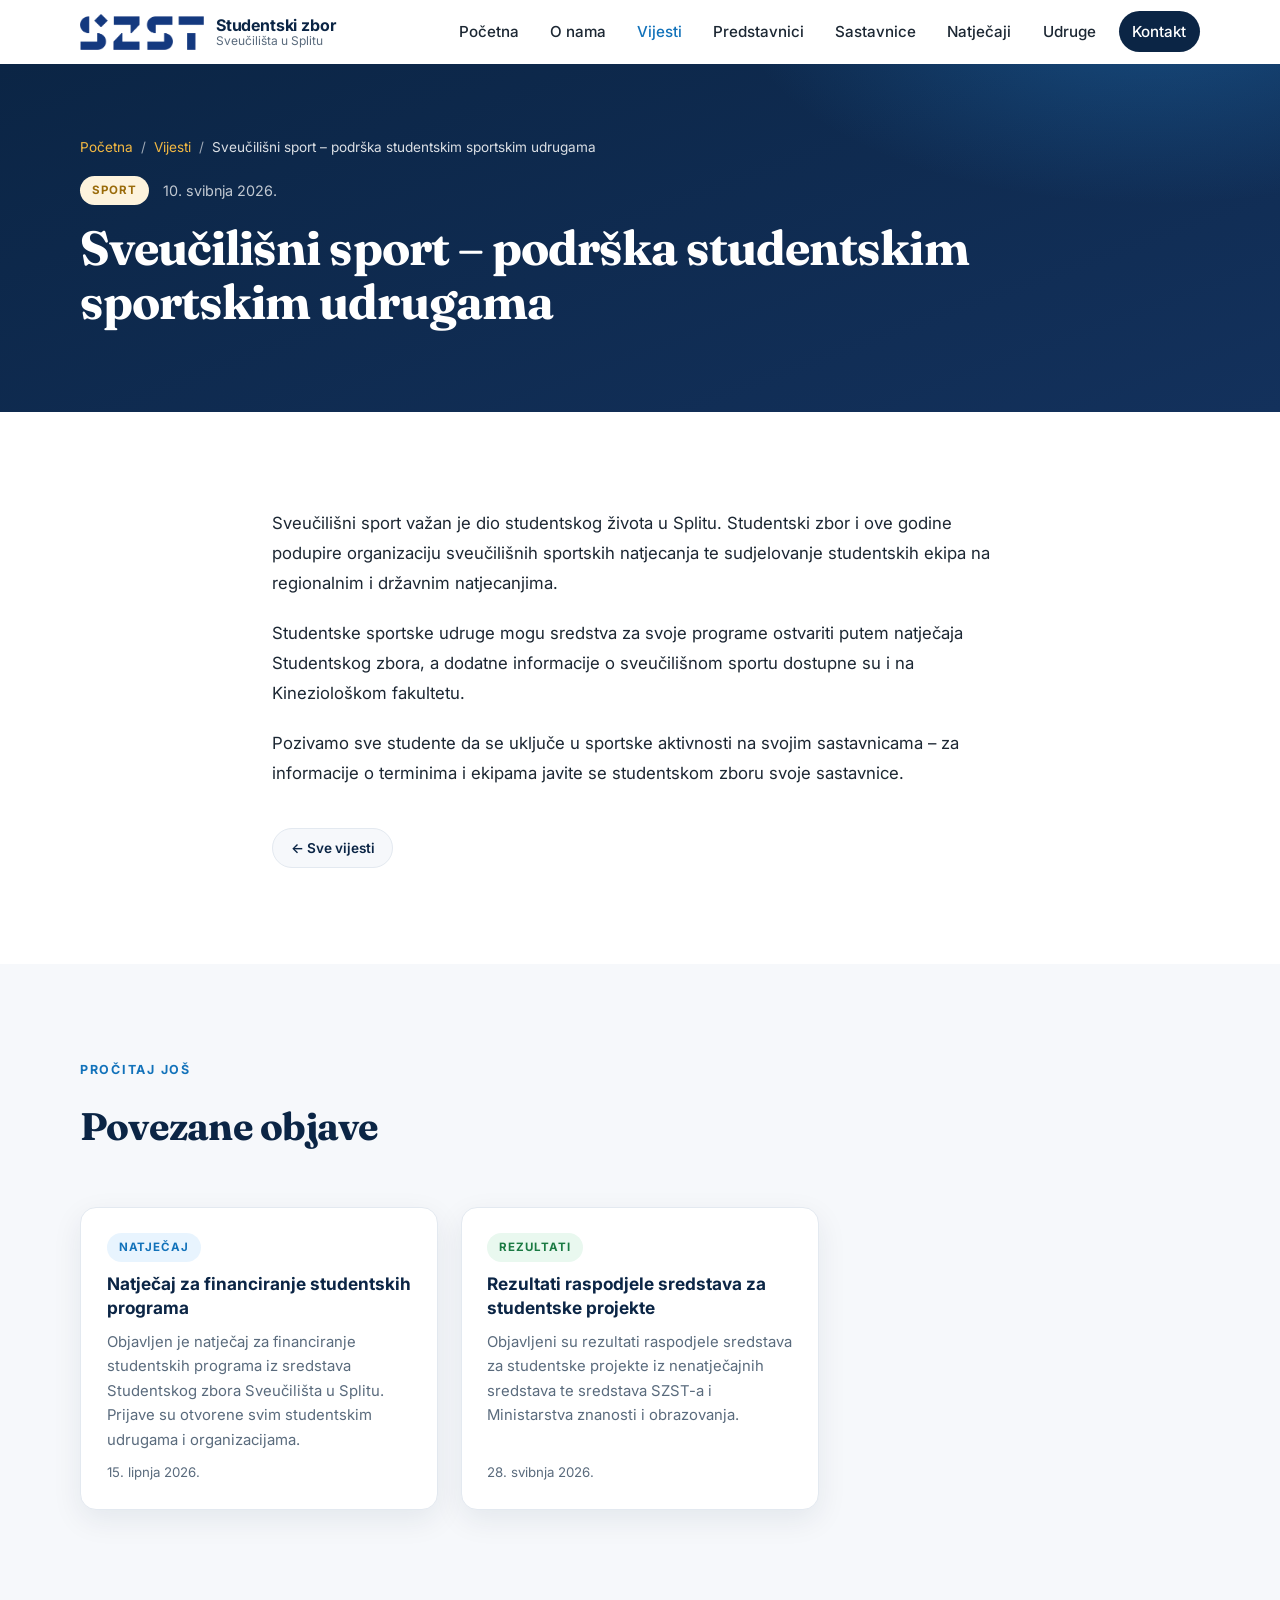
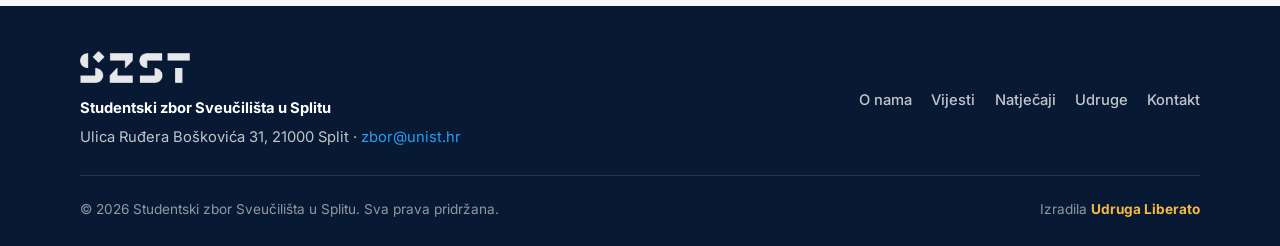
<file: vijesti/sveucilisni-sport-podrska-sportskim-udrugama/index.html>
<!DOCTYPE html>
<html lang="hr">
<head>
  <meta charset="UTF-8">
  <meta name="viewport" content="width=device-width, initial-scale=1.0">

  <title>Sveučilišni sport – podrška studentskim sportskim udrugama | Studentski zbor Sveučilišta u Splitu</title>
  <meta name="description" content="Studentski zbor nastavlja podupirati sveučilišna sportska natjecanja i rad studentskih sportskih udruga na svim sastavnicama Sveučilišta.">
  <meta name="author" content="Studentski zbor Sveučilišta u Splitu">
  <meta name="robots" content="index, follow, max-image-preview:large">
  <link rel="canonical" href="https://www.szst.unist.hr/vijesti/sveucilisni-sport-podrska-sportskim-udrugama/">
  <meta name="theme-color" content="#14397f">

  <meta property="og:type" content="article">
  <meta property="og:site_name" content="Studentski zbor Sveučilišta u Splitu">
  <meta property="og:title" content="Sveučilišni sport – podrška studentskim sportskim udrugama | Studentski zbor Sveučilišta u Splitu">
  <meta property="og:description" content="Studentski zbor nastavlja podupirati sveučilišna sportska natjecanja i rad studentskih sportskih udruga na svim sastavnicama Sveučilišta.">
  <meta property="og:url" content="https://www.szst.unist.hr/vijesti/sveucilisni-sport-podrska-sportskim-udrugama/">
  <meta property="og:image" content="https://www.szst.unist.hr/img/og-image.png">
  <meta property="og:image:width" content="1200">
  <meta property="og:image:height" content="630">
  <meta property="og:locale" content="hr_HR">

  <meta name="twitter:card" content="summary_large_image">
  <meta name="twitter:title" content="Sveučilišni sport – podrška studentskim sportskim udrugama | Studentski zbor Sveučilišta u Splitu">
  <meta name="twitter:description" content="Studentski zbor nastavlja podupirati sveučilišna sportska natjecanja i rad studentskih sportskih udruga na svim sastavnicama Sveučilišta.">
  <meta name="twitter:image" content="https://www.szst.unist.hr/img/og-image.png">

  <link rel="icon" type="image/png" href="../../img/favicon.png">
  <link rel="apple-touch-icon" href="../../img/apple-touch-icon.png">

  <link rel="preconnect" href="https://fonts.googleapis.com">
  <link rel="preconnect" href="https://fonts.gstatic.com" crossorigin>
  <link href="https://fonts.googleapis.com/css2?family=Inter:wght@400;500;600;700;800&family=Fraunces:opsz,wght@9..144,600;9..144,700&display=swap" rel="stylesheet">

  <link rel="stylesheet" href="../../css/style.css">

  <script type="application/ld+json">
  {
    "@context": "https://schema.org",
    "@type": "BlogPosting",
    "headline": "Sveučilišni sport – podrška studentskim sportskim udrugama",
    "description": "Studentski zbor nastavlja podupirati sveučilišna sportska natjecanja i rad studentskih sportskih udruga na svim sastavnicama Sveučilišta.",
    "datePublished": "2026-05-10",
    "inLanguage": "hr",
    "mainEntityOfPage": "https://www.szst.unist.hr/vijesti/sveucilisni-sport-podrska-sportskim-udrugama/",
    "image": "https://www.szst.unist.hr/img/og-image.png",
    "author": {
      "@type": "Organization",
      "name": "Studentski zbor Sveučilišta u Splitu",
      "url": "https://www.szst.unist.hr/"
    },
    "publisher": {
      "@type": "Organization",
      "name": "Studentski zbor Sveučilišta u Splitu",
      "logo": { "@type": "ImageObject", "url": "https://www.szst.unist.hr/img/logo.png" }
    }
  }
  </script>
</head>
<body>

  <a class="skip-link" href="#main">Preskoči na sadržaj</a>

  <header class="site-header" id="top">
    <nav class="nav container" aria-label="Glavna navigacija">
      <a class="brand" href="../../">
        <img class="brand-logo" src="../../img/logo.png" alt="SZST logotip" width="124" height="36">
        <span class="brand-text">
          <strong>Studentski zbor</strong>
          <small>Sveučilišta u Splitu</small>
        </span>
      </a>

      <button class="nav-toggle" aria-expanded="false" aria-controls="nav-menu" aria-label="Otvori izbornik">
        <span></span><span></span><span></span>
      </button>

      <ul class="nav-menu" id="nav-menu">
        <li><a href="../../">Početna</a></li>
        <li><a href="../../o-nama/">O nama</a></li>
        <li><a href="../../vijesti/" class="active">Vijesti</a></li>
        <li><a href="../../studentski-predstavnici/">Predstavnici</a></li>
        <li><a href="../../sastavnice/">Sastavnice</a></li>
        <li><a href="../../natjecaji/">Natječaji</a></li>
        <li><a href="../../udruge/">Udruge</a></li>
        <li><a href="../../kontakt/" class="nav-cta">Kontakt</a></li>
      </ul>
    </nav>
  </header>

    <section class="page-hero">
      <div class="container">
        <nav class="breadcrumbs" aria-label="Putanja">
          <a href="../../">Početna</a> <span aria-hidden="true">/</span>
          <a href="../">Vijesti</a> <span aria-hidden="true">/</span>
          <span>Sveučilišni sport – podrška studentskim sportskim udrugama</span>
        </nav>
        <div class="article-meta reveal">
          <span class="news-tag tag-sport">Sport</span>
          <time datetime="2026-05-10">10. svibnja 2026.</time>
        </div>
        <h1 class="reveal">Sveučilišni sport – podrška studentskim sportskim udrugama</h1>
      </div>
    </section>

    <main id="main">

    <article class="section article">
      <div class="container article-container">
        <div class="article-body reveal">
          <p>Sveučilišni sport važan je dio studentskog života u Splitu. Studentski zbor i ove godine podupire organizaciju sveučilišnih sportskih natjecanja te sudjelovanje studentskih ekipa na regionalnim i državnim natjecanjima.</p>
          <p>Studentske sportske udruge mogu sredstva za svoje programe ostvariti putem natječaja Studentskog zbora, a dodatne informacije o sveučilišnom sportu dostupne su i na Kineziološkom fakultetu.</p>
          <p>Pozivamo sve studente da se uključe u sportske aktivnosti na svojim sastavnicama – za informacije o terminima i ekipama javite se studentskom zboru svoje sastavnice.</p>
        </div>
        <p class="article-back">
          <a class="btn btn-small" href="../">← Sve vijesti</a>
        </p>
      </div>
    </article>

    <section class="section section-alt">
      <div class="container">
        <header class="section-head reveal">
          <p class="eyebrow">Pročitaj još</p>
          <h2>Povezane objave</h2>
        </header>
        <div class="grid grid-3">
          <article class="news-card reveal" data-category="natjecaj">
            <div class="news-tag tag-natjecaj">Natječaj</div>
            <h3><a href="../natjecaj-za-financiranje-studentskih-programa/">Natječaj za financiranje studentskih programa</a></h3>
            <p>Objavljen je natječaj za financiranje studentskih programa iz sredstava Studentskog zbora Sveučilišta u Splitu. Prijave su otvorene svim studentskim udrugama i organizacijama.</p>
            <footer class="news-meta">
              <time datetime="2026-06-15">15. lipnja 2026.</time>
            </footer>
          </article>
          <article class="news-card reveal" data-category="rezultati">
            <div class="news-tag tag-rezultati">Rezultati</div>
            <h3><a href="../rezultati-raspodjele-sredstava-za-studentske-projekte/">Rezultati raspodjele sredstava za studentske projekte</a></h3>
            <p>Objavljeni su rezultati raspodjele sredstava za studentske projekte iz nenatječajnih sredstava te sredstava SZST-a i Ministarstva znanosti i obrazovanja.</p>
            <footer class="news-meta">
              <time datetime="2026-05-28">28. svibnja 2026.</time>
            </footer>
          </article>
        </div>
      </div>
    </section>

    </main>

  <footer class="site-footer">
    <div class="container footer-grid">
      <div class="footer-brand">
        <img class="footer-logo" src="../../img/logo-white.png" alt="" width="110" height="32" loading="lazy">
        <strong>Studentski zbor Sveučilišta u Splitu</strong>
        <p>Ulica Ruđera Boškovića 31, 21000 Split · <a href="mailto:zbor@unist.hr">zbor@unist.hr</a></p>
      </div>
      <nav class="footer-nav" aria-label="Navigacija podnožja">
        <a href="../../o-nama/">O nama</a>
        <a href="../../vijesti/">Vijesti</a>
        <a href="../../natjecaji/">Natječaji</a>
        <a href="../../udruge/">Udruge</a>
        <a href="../../kontakt/">Kontakt</a>
      </nav>
    </div>
    <div class="container footer-bottom">
      <p>© <span id="year">2026</span> Studentski zbor Sveučilišta u Splitu. Sva prava pridržana.</p>
      <p class="credit">Izradila <a href="https://udruga-liberato.hr/" target="_blank" rel="noopener">Udruga Liberato</a></p>
    </div>
  </footer>

  <script src="../../js/main.js" defer></script>
</body>
</html>
</file>
<file: css/style.css>
/* ============================================================
   Studentski zbor Sveučilišta u Splitu — redesign
   ============================================================ */

:root {
  --navy: #0b2545;
  --navy-800: #13315c;
  --azure: #2a9df4;
  --azure-dark: #1272ba;
  --gold: #f4b942;
  --ink: #1c2733;
  --muted: #5a6b7d;
  --bg: #ffffff;
  --bg-alt: #f6f8fb;
  --line: #e3e9f0;
  --radius: 16px;
  --shadow: 0 10px 30px rgba(11, 37, 69, 0.08);
  --shadow-lg: 0 20px 50px rgba(11, 37, 69, 0.14);
  --font-body: "Inter", system-ui, -apple-system, "Segoe UI", sans-serif;
  --font-display: "Fraunces", Georgia, serif;
}

* { box-sizing: border-box; margin: 0; padding: 0; }

html { scroll-behavior: smooth; }

body {
  font-family: var(--font-body);
  color: var(--ink);
  background: var(--bg);
  line-height: 1.65;
  -webkit-font-smoothing: antialiased;
}

img, svg { display: block; max-width: 100%; }

a { color: var(--azure-dark); text-decoration: none; }
a:hover { text-decoration: underline; }

.container {
  width: min(1120px, 100% - 2.5rem);
  margin-inline: auto;
}

/* ---------- Accessibility ---------- */
.skip-link {
  position: absolute;
  left: -999px;
  top: 0;
  background: var(--gold);
  color: var(--navy);
  padding: 0.6rem 1rem;
  border-radius: 0 0 8px 0;
  z-index: 100;
  font-weight: 600;
}
.skip-link:focus { left: 0; }

:focus-visible {
  outline: 3px solid var(--azure);
  outline-offset: 2px;
  border-radius: 4px;
}

/* ---------- Header / Nav ---------- */
.site-header {
  position: sticky;
  top: 0;
  z-index: 50;
  background: rgba(255, 255, 255, 0.92);
  backdrop-filter: blur(10px);
  border-bottom: 1px solid transparent;
  transition: border-color 0.25s, box-shadow 0.25s;
}
.site-header.scrolled {
  border-color: var(--line);
  box-shadow: 0 4px 20px rgba(11, 37, 69, 0.06);
}

.nav {
  display: flex;
  align-items: center;
  justify-content: space-between;
  gap: 1rem;
  padding-block: 0.7rem;
}

.brand {
  display: flex;
  align-items: center;
  gap: 0.75rem;
  color: var(--navy);
}
.brand:hover { text-decoration: none; }
.brand-logo { display: block; width: auto; height: 36px; }
.brand-text { display: flex; flex-direction: column; line-height: 1.15; }
.brand-text strong { font-size: 1rem; letter-spacing: -0.01em; }
.brand-text small { font-size: 0.75rem; color: var(--muted); }

.nav-menu {
  display: flex;
  align-items: center;
  gap: 0.25rem;
  list-style: none;
}
.nav-menu a {
  display: block;
  padding: 0.5rem 0.85rem;
  border-radius: 999px;
  color: var(--ink);
  font-weight: 500;
  font-size: 0.95rem;
  transition: background 0.2s, color 0.2s;
}
.nav-menu a:hover { background: var(--bg-alt); text-decoration: none; }
.nav-menu a.active { color: var(--azure-dark); }
.nav-menu a.nav-cta {
  background: var(--navy);
  color: #fff;
  margin-left: 0.35rem;
}
.nav-menu a.nav-cta:hover { background: var(--navy-800); }

.nav-toggle {
  display: none;
  flex-direction: column;
  justify-content: center;
  gap: 5px;
  width: 44px;
  height: 44px;
  padding: 10px;
  background: none;
  border: 1px solid var(--line);
  border-radius: 10px;
  cursor: pointer;
}
.nav-toggle span {
  height: 2px;
  background: var(--navy);
  border-radius: 2px;
  transition: transform 0.25s, opacity 0.25s;
}
.nav-toggle[aria-expanded="true"] span:nth-child(1) { transform: translateY(7px) rotate(45deg); }
.nav-toggle[aria-expanded="true"] span:nth-child(2) { opacity: 0; }
.nav-toggle[aria-expanded="true"] span:nth-child(3) { transform: translateY(-7px) rotate(-45deg); }

/* ---------- Hero ---------- */
.hero {
  position: relative;
  color: #fff;
  background:
    radial-gradient(900px 500px at 85% -10%, rgba(42, 157, 244, 0.35), transparent 60%),
    radial-gradient(700px 400px at -10% 110%, rgba(244, 185, 66, 0.18), transparent 55%),
    linear-gradient(160deg, var(--navy) 0%, var(--navy-800) 100%);
  padding: clamp(4rem, 9vw, 7rem) 0 clamp(5rem, 10vw, 8rem);
  overflow: hidden;
}

.hero-inner {
  display: grid;
  grid-template-columns: 1.4fr 1fr;
  gap: clamp(2rem, 5vw, 4rem);
  align-items: center;
}

.eyebrow {
  text-transform: uppercase;
  letter-spacing: 0.14em;
  font-size: 0.78rem;
  font-weight: 700;
  color: var(--gold);
  margin-bottom: 0.9rem;
}
.eyebrow-light { color: var(--gold); }

.hero h1 {
  font-family: var(--font-display);
  font-size: clamp(2.2rem, 5vw, 3.6rem);
  line-height: 1.1;
  letter-spacing: -0.02em;
  margin-bottom: 1.2rem;
}
.hero .accent { color: var(--azure); }

.hero .lead {
  font-size: clamp(1rem, 1.6vw, 1.15rem);
  color: rgba(255, 255, 255, 0.85);
  max-width: 34rem;
  margin-bottom: 1.8rem;
}

.hero-actions { display: flex; flex-wrap: wrap; gap: 0.8rem; }

.hero-stats {
  display: grid;
  gap: 1rem;
}
.stat {
  background: rgba(255, 255, 255, 0.07);
  border: 1px solid rgba(255, 255, 255, 0.14);
  border-radius: var(--radius);
  padding: 1.1rem 1.4rem;
  backdrop-filter: blur(6px);
}
.stat dd {
  font-family: var(--font-display);
  font-size: 2rem;
  font-weight: 700;
  color: #fff;
}
.stat dt {
  font-size: 0.8rem;
  text-transform: uppercase;
  letter-spacing: 0.1em;
  color: rgba(255, 255, 255, 0.65);
}

.hero-wave {
  position: absolute;
  inset-inline: 0;
  bottom: -1px;
  line-height: 0;
}
.hero-wave svg { width: 100%; height: clamp(40px, 6vw, 90px); }

/* ---------- Page hero (unutarnje stranice) ---------- */
.page-hero {
  color: #fff;
  background:
    radial-gradient(700px 350px at 90% -20%, rgba(42, 157, 244, 0.3), transparent 60%),
    linear-gradient(160deg, var(--navy) 0%, var(--navy-800) 100%);
  padding: clamp(2.8rem, 6vw, 4.5rem) 0;
}
.page-hero h1 {
  font-family: var(--font-display);
  font-size: clamp(2rem, 4.5vw, 3rem);
  letter-spacing: -0.02em;
  line-height: 1.12;
  margin-bottom: 0.7rem;
}
.page-hero .lead {
  color: rgba(255, 255, 255, 0.82);
  max-width: 38rem;
  font-size: clamp(1rem, 1.5vw, 1.1rem);
}

.breadcrumbs {
  font-size: 0.85rem;
  color: rgba(255, 255, 255, 0.6);
  margin-bottom: 1.1rem;
  display: flex;
  gap: 0.5rem;
  flex-wrap: wrap;
}
.breadcrumbs a { color: var(--gold); }
.breadcrumbs span:last-child { color: rgba(255, 255, 255, 0.85); }

/* ---------- Buttons ---------- */
.btn {
  display: inline-block;
  padding: 0.75rem 1.5rem;
  border-radius: 999px;
  font-weight: 600;
  font-size: 0.95rem;
  border: 2px solid transparent;
  cursor: pointer;
  transition: transform 0.15s, box-shadow 0.15s, background 0.2s;
}
.btn:hover { text-decoration: none; transform: translateY(-2px); }

.btn-primary {
  background: var(--azure);
  color: #fff;
  box-shadow: 0 8px 22px rgba(42, 157, 244, 0.35);
}
.btn-primary:hover { background: var(--azure-dark); }

.btn-ghost {
  border-color: rgba(255, 255, 255, 0.4);
  color: #fff;
}
.btn-ghost:hover { border-color: #fff; background: rgba(255, 255, 255, 0.08); }

.btn-small {
  padding: 0.5rem 1.1rem;
  font-size: 0.85rem;
  background: var(--bg-alt);
  color: var(--navy);
  border: 1px solid var(--line);
  white-space: nowrap;
}
.btn-small:hover { background: #eaf1f8; }

.btn-block { width: 100%; }

.btn-outline {
  border-color: var(--line);
  color: var(--navy);
  background: var(--bg);
}
.btn-outline:hover { border-color: var(--azure); }

.section-more { margin-top: 2rem; }

/* ---------- Sections ---------- */
.section { padding: clamp(3.5rem, 8vw, 6rem) 0; }
.section-alt { background: var(--bg-alt); }

.section-head {
  max-width: 40rem;
  margin-bottom: clamp(2rem, 4vw, 3rem);
}
.section-head h2 {
  font-family: var(--font-display);
  font-size: clamp(1.7rem, 3.5vw, 2.4rem);
  letter-spacing: -0.02em;
  color: var(--navy);
  margin-bottom: 0.7rem;
}
.section-head .eyebrow { color: var(--azure-dark); }
.section-sub { color: var(--muted); }

/* ---------- Grids & cards ---------- */
.grid { display: grid; gap: 1.4rem; }
.grid-3 { grid-template-columns: repeat(3, 1fr); }

.card {
  background: var(--bg);
  border: 1px solid var(--line);
  border-radius: var(--radius);
  padding: 1.8rem 1.6rem;
  box-shadow: var(--shadow);
  transition: transform 0.2s, box-shadow 0.2s;
}
.card:hover { transform: translateY(-4px); box-shadow: var(--shadow-lg); }
.card h3 { color: var(--navy); margin-bottom: 0.5rem; font-size: 1.1rem; }
.card p { color: var(--muted); font-size: 0.95rem; }

.card-icon {
  width: 52px;
  height: 52px;
  display: grid;
  place-items: center;
  font-size: 1.5rem;
  border-radius: 14px;
  background: linear-gradient(140deg, #e8f4fe, #fdf3dd);
  margin-bottom: 1rem;
}

/* ---------- News ---------- */
.news-card {
  display: flex;
  flex-direction: column;
  gap: 0.6rem;
  background: var(--bg);
  border: 1px solid var(--line);
  border-radius: var(--radius);
  padding: 1.6rem;
  box-shadow: var(--shadow);
  transition: transform 0.2s, box-shadow 0.2s;
}
.news-card:hover { transform: translateY(-4px); box-shadow: var(--shadow-lg); }
.news-card h3 { font-size: 1.08rem; line-height: 1.4; }
.news-card h3 a { color: var(--navy); }
.news-card p { color: var(--muted); font-size: 0.93rem; flex: 1; }

.news-tag {
  align-self: flex-start;
  font-size: 0.72rem;
  font-weight: 700;
  text-transform: uppercase;
  letter-spacing: 0.08em;
  padding: 0.3rem 0.75rem;
  border-radius: 999px;
}
.tag-natjecaj { background: #e8f4fe; color: var(--azure-dark); }
.tag-rezultati { background: #e9f8ef; color: #1b7a43; }
.tag-sport { background: #fdf3dd; color: #9a6b0a; }
.tag-izbori { background: #f3ecfd; color: #6b3fb5; }
.tag-dogadanja { background: #fdeaea; color: #b2403f; }

.news-meta { font-size: 0.83rem; color: var(--muted); }

/* ---------- Pojedinačna objava ---------- */
.article-meta {
  display: flex;
  align-items: center;
  gap: 0.9rem;
  margin-bottom: 1rem;
}
.article-meta time { font-size: 0.9rem; color: rgba(255, 255, 255, 0.75); }

.article-container { max-width: 46rem; }
.article-body p {
  color: var(--ink);
  font-size: 1.05rem;
  line-height: 1.8;
}
.article-body p + p { margin-top: 1.2rem; }
.article-back { margin-top: 2.5rem; }

/* ---------- Filter vijesti ---------- */
.filter-bar {
  display: flex;
  flex-wrap: wrap;
  gap: 0.5rem;
  margin-bottom: 2rem;
}
.filter-btn {
  font: inherit;
  font-size: 0.88rem;
  font-weight: 600;
  padding: 0.5rem 1.1rem;
  border-radius: 999px;
  border: 1px solid var(--line);
  background: var(--bg);
  color: var(--navy);
  cursor: pointer;
  transition: background 0.2s, border-color 0.2s, color 0.2s;
}
.filter-btn:hover { border-color: var(--azure); }
.filter-btn.active {
  background: var(--navy);
  border-color: var(--navy);
  color: #fff;
}
.filter-empty { color: var(--muted); text-align: center; padding: 2rem 0; }

/* ---------- Split sections ---------- */
.split {
  display: grid;
  grid-template-columns: 1.15fr 1fr;
  gap: clamp(2rem, 5vw, 4rem);
  align-items: center;
}
.split-copy h2 {
  font-family: var(--font-display);
  font-size: clamp(1.7rem, 3.5vw, 2.4rem);
  letter-spacing: -0.02em;
  color: var(--navy);
  margin-bottom: 0.8rem;
}
.split-copy > p { color: var(--muted); margin-bottom: 1.3rem; }
.split-copy .eyebrow { color: var(--azure-dark); }

.checklist {
  list-style: none;
  margin-bottom: 1.6rem;
  display: grid;
  gap: 0.55rem;
}
.checklist li {
  padding-left: 1.8rem;
  position: relative;
  color: var(--ink);
}
.checklist li::before {
  content: "✓";
  position: absolute;
  left: 0;
  top: 0;
  width: 1.25rem;
  height: 1.25rem;
  display: grid;
  place-items: center;
  font-size: 0.72rem;
  font-weight: 800;
  color: #fff;
  background: var(--azure);
  border-radius: 50%;
  margin-top: 0.22rem;
}

.split-panel { display: grid; gap: 1.2rem; }
.panel-card {
  display: flex;
  gap: 1rem;
  align-items: flex-start;
  background: var(--bg-alt);
  border: 1px solid var(--line);
  border-radius: var(--radius);
  padding: 1.4rem 1.5rem;
}
.panel-card:nth-child(2) { transform: translateX(1.5rem); }
.panel-emoji { font-size: 1.7rem; line-height: 1; }
.panel-card p { color: var(--muted); font-size: 0.95rem; }

/* ---------- Chips (sastavnice) ---------- */
.chips {
  list-style: none;
  display: flex;
  flex-wrap: wrap;
  gap: 0.7rem;
}
.chips li {
  background: var(--bg);
  border: 1px solid var(--line);
  border-radius: 999px;
  padding: 0.55rem 1.1rem;
  font-size: 0.9rem;
  font-weight: 500;
  color: var(--navy);
  transition: border-color 0.2s, box-shadow 0.2s, transform 0.2s;
}
.chips li:hover {
  border-color: var(--azure);
  box-shadow: 0 6px 16px rgba(42, 157, 244, 0.15);
  transform: translateY(-2px);
}

/* ---------- Natječaji ---------- */
.tenders { display: grid; gap: 1rem; }
.tender {
  display: flex;
  align-items: center;
  gap: 1.4rem;
  background: var(--bg);
  border: 1px solid var(--line);
  border-radius: var(--radius);
  padding: 1.3rem 1.6rem;
  box-shadow: var(--shadow);
}
.tender-body { flex: 1; }
.tender h3 { color: var(--navy); font-size: 1.05rem; margin-bottom: 0.2rem; }
.tender p { color: var(--muted); font-size: 0.92rem; }

.tender-status {
  flex-shrink: 0;
  font-size: 0.75rem;
  font-weight: 700;
  text-transform: uppercase;
  letter-spacing: 0.07em;
  padding: 0.4rem 0.9rem;
  border-radius: 999px;
  min-width: 90px;
  text-align: center;
}
.status-open { background: #e9f8ef; color: #1b7a43; }
.status-soon { background: #fdf3dd; color: #9a6b0a; }
.status-closed { background: #f0f2f5; color: var(--muted); }

/* ---------- Sastavnice kartice ---------- */
.sastavnica-card {
  display: flex;
  flex-direction: column;
  gap: 0.6rem;
  background: var(--bg);
  border: 1px solid var(--line);
  border-radius: var(--radius);
  padding: 1.5rem;
  box-shadow: var(--shadow);
  color: var(--navy);
  transition: transform 0.2s, box-shadow 0.2s, border-color 0.2s;
}
.sastavnica-card:hover {
  transform: translateY(-4px);
  box-shadow: var(--shadow-lg);
  border-color: var(--azure);
  text-decoration: none;
}
.sastavnica-card h3 { font-size: 1.02rem; line-height: 1.4; flex: 1; }
.sastavnica-card .card-link {
  font-size: 0.83rem;
  font-weight: 600;
  color: var(--azure-dark);
}

.badge {
  align-self: flex-start;
  font-size: 0.7rem;
  font-weight: 700;
  text-transform: uppercase;
  letter-spacing: 0.08em;
  padding: 0.28rem 0.7rem;
  border-radius: 999px;
}
.badge-fakultet { background: #e8f4fe; color: var(--azure-dark); }
.badge-akademija { background: #f3ecfd; color: #6b3fb5; }
.badge-odjel { background: #e9f8ef; color: #1b7a43; }

/* ---------- Koraci ---------- */
.steps {
  list-style: none;
  counter-reset: step;
  display: grid;
  grid-template-columns: repeat(3, 1fr);
  gap: 1.4rem;
}
.steps li {
  counter-increment: step;
  background: var(--bg);
  border: 1px solid var(--line);
  border-radius: var(--radius);
  padding: 1.7rem 1.5rem 1.5rem;
  box-shadow: var(--shadow);
  position: relative;
}
.steps li::before {
  content: counter(step);
  display: grid;
  place-items: center;
  width: 2.2rem;
  height: 2.2rem;
  border-radius: 50%;
  background: var(--azure);
  color: #fff;
  font-weight: 800;
  font-size: 1rem;
  margin-bottom: 0.9rem;
}
.steps h3 { color: var(--navy); font-size: 1.05rem; margin-bottom: 0.35rem; }
.steps p { color: var(--muted); font-size: 0.93rem; }

/* ---------- CTA banner ---------- */
.cta-banner {
  display: flex;
  align-items: center;
  justify-content: space-between;
  gap: 2rem;
  flex-wrap: wrap;
  background:
    radial-gradient(600px 300px at 100% 0%, rgba(42, 157, 244, 0.3), transparent 60%),
    linear-gradient(160deg, var(--navy) 0%, var(--navy-800) 100%);
  color: #fff;
  border-radius: calc(var(--radius) + 6px);
  padding: clamp(1.8rem, 4vw, 2.8rem) clamp(1.5rem, 4vw, 3rem);
}
.cta-banner h2 {
  font-family: var(--font-display);
  font-size: clamp(1.4rem, 3vw, 1.9rem);
  letter-spacing: -0.02em;
  margin-bottom: 0.4rem;
}
.cta-banner p { color: rgba(255, 255, 255, 0.8); max-width: 34rem; }
.cta-actions { display: flex; gap: 0.8rem; flex-wrap: wrap; }
.cta-banner .btn-outline {
  background: transparent;
  border-color: rgba(255, 255, 255, 0.4);
  color: #fff;
}
.cta-banner .btn-outline:hover { border-color: #fff; }

/* ---------- Kontakt ---------- */
.section-dark {
  background:
    radial-gradient(800px 400px at 110% 0%, rgba(42, 157, 244, 0.25), transparent 60%),
    linear-gradient(160deg, var(--navy) 0%, var(--navy-800) 100%);
  color: #fff;
}
.section-dark h2 { color: #fff; }
.section-dark .split-copy > p { color: rgba(255, 255, 255, 0.8); }

.contact-list { font-style: normal; display: grid; gap: 0.9rem; margin-top: 1.5rem; }
.contact-list p { color: rgba(255, 255, 255, 0.88); }
.contact-list a { color: var(--azure); font-weight: 600; }
.contact-label {
  display: block;
  font-size: 0.72rem;
  font-weight: 700;
  text-transform: uppercase;
  letter-spacing: 0.12em;
  color: var(--gold);
}

.contact-form {
  background: rgba(255, 255, 255, 0.06);
  border: 1px solid rgba(255, 255, 255, 0.15);
  border-radius: var(--radius);
  padding: 1.8rem;
  backdrop-filter: blur(6px);
  display: grid;
  gap: 0.45rem;
}
.contact-form label {
  font-size: 0.82rem;
  font-weight: 600;
  color: rgba(255, 255, 255, 0.85);
  margin-top: 0.5rem;
}
.contact-form input,
.contact-form textarea {
  width: 100%;
  padding: 0.75rem 1rem;
  border-radius: 10px;
  border: 1px solid rgba(255, 255, 255, 0.2);
  background: rgba(255, 255, 255, 0.95);
  color: var(--ink);
  font: inherit;
  font-size: 0.95rem;
}
.contact-form textarea { resize: vertical; }
.contact-form .btn { margin-top: 1rem; }

/* ---------- Footer ---------- */
.site-footer {
  background: #081a33;
  color: rgba(255, 255, 255, 0.75);
  padding: 2.8rem 0 1.6rem;
  font-size: 0.92rem;
}
.footer-grid {
  display: flex;
  flex-wrap: wrap;
  justify-content: space-between;
  gap: 1.5rem;
  padding-bottom: 1.6rem;
  border-bottom: 1px solid rgba(255, 255, 255, 0.12);
}
.footer-brand strong { color: #fff; display: block; margin-bottom: 0.3rem; }
.footer-logo { height: 32px; width: auto; margin-bottom: 0.8rem; opacity: 0.9; }
.footer-brand a { color: var(--azure); }
.footer-nav { display: flex; flex-wrap: wrap; gap: 1.2rem; align-items: center; }
.footer-nav a { color: rgba(255, 255, 255, 0.75); font-weight: 500; }
.footer-nav a:hover { color: #fff; }

.footer-bottom {
  display: flex;
  flex-wrap: wrap;
  justify-content: space-between;
  gap: 0.5rem;
  padding-top: 1.4rem;
  font-size: 0.85rem;
  color: rgba(255, 255, 255, 0.55);
}
.credit a {
  color: var(--gold);
  font-weight: 700;
}
.credit a:hover { color: #ffd777; }

/* ---------- Reveal animations ---------- */
.reveal {
  opacity: 0;
  transform: translateY(24px);
  transition: opacity 0.6s ease, transform 0.6s ease;
}
.reveal.visible { opacity: 1; transform: none; }

@media (prefers-reduced-motion: reduce) {
  html { scroll-behavior: auto; }
  .reveal { opacity: 1; transform: none; transition: none; }
  .card, .news-card, .chips li, .btn { transition: none; }
}

/* ---------- Responsive ---------- */
@media (max-width: 900px) {
  .hero-inner { grid-template-columns: 1fr; }
  .hero-stats { grid-template-columns: repeat(3, 1fr); }
  .grid-3 { grid-template-columns: 1fr 1fr; }
  .split { grid-template-columns: 1fr; }
  .panel-card:nth-child(2) { transform: none; }
  .steps { grid-template-columns: 1fr; }
}

@media (max-width: 680px) {
  .grid-3 { grid-template-columns: 1fr; }
  .hero-stats { grid-template-columns: 1fr; }

  .nav-toggle { display: flex; }
  .nav-menu {
    position: absolute;
    top: 100%;
    left: 0;
    right: 0;
    flex-direction: column;
    align-items: stretch;
    gap: 0.2rem;
    background: #fff;
    border-bottom: 1px solid var(--line);
    box-shadow: 0 16px 30px rgba(11, 37, 69, 0.12);
    padding: 0.8rem 1.2rem 1.2rem;
    display: none;
  }
  .nav-menu.open { display: flex; }
  .nav-menu a { border-radius: 10px; padding: 0.7rem 0.9rem; }
  .nav-menu a.nav-cta { margin-left: 0; text-align: center; margin-top: 0.3rem; }

  .tender { flex-direction: column; align-items: flex-start; gap: 0.8rem; }
  .footer-bottom { flex-direction: column; }
}

@media (max-width: 440px) {
  .brand-text { display: none; }
}
</file>
